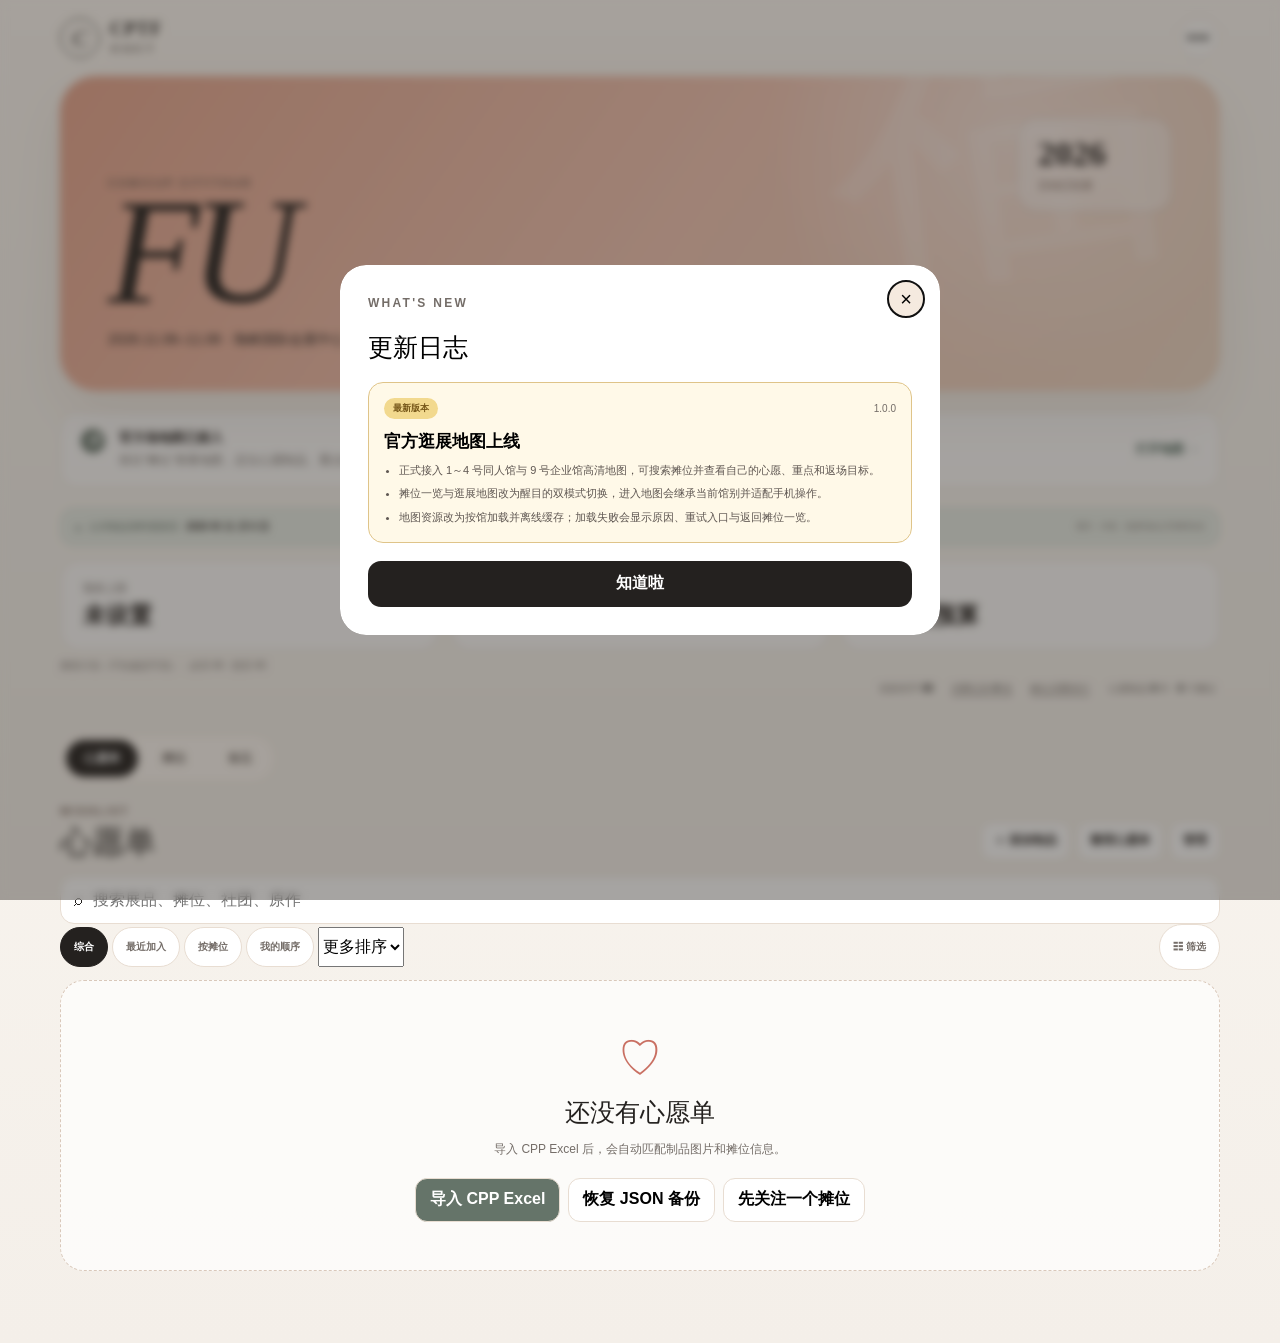
<file: index.html>
<!doctype html>
<html lang="zh-CN">
<head>
  <meta charset="utf-8">
  <meta name="viewport" content="width=device-width, initial-scale=1, viewport-fit=cover">
  <meta name="theme-color" content="#fffaf4">
  <meta name="apple-mobile-web-app-capable" content="yes">
  <meta name="apple-mobile-web-app-status-bar-style" content="default">
  <meta name="apple-mobile-web-app-title" content="CPTF">
  <meta name="description" content="COMICUP CITYTOUR FU 离线购物清单与馆别导航">
  <title>CPTF 购物助手</title>
  <link rel="manifest" href="manifest.webmanifest">
  <link rel="icon" href="icons/icon.svg" type="image/svg+xml">
  <link rel="stylesheet" href="styles.css?v=35">
</head>
<body>
  <div class="demo-banner" id="demoBanner" hidden><strong>演示模式</strong><span>这里的修改不会影响你的正式心愿单。</span><a href="./index.html">退出演示</a></div>
  <div class="app-shell">
    <header class="topbar">
      <a class="brand" href="#top" aria-label="返回顶部">
        <span class="brand-mark">C</span>
        <span><strong>CPTF</strong><small>购物助手</small></span>
      </a>
      <button class="icon-button" id="settingsButton" type="button" aria-label="打开设置">•••</button>
    </header>

    <main id="top">
      <section class="hero" aria-labelledby="eventTitle">
        <div class="hero-copy">
          <p class="eyebrow">COMICUP CITYTOUR</p>
          <h1 id="eventTitle">FU</h1>
          <p class="event-meta">2026.11.06–11.08 · 海峡国际会展中心</p>
        </div>
        <div class="countdown" id="countdown" aria-live="polite"></div>
      </section>

      <button class="notice map-notice" id="mapNotice" type="button">
        <span class="notice-icon">⌖</span>
        <span><strong>官方场地图已接入</strong><small>前往“摊位”查看地图，定位心愿制品、重点摊位和返场目标。</small></span>
        <b>打开地图 →</b>
      </button>
      <div class="catalog-freshness" role="status"><span>↻</span> 公共制品资料更新至 <strong id="catalogUpdatedAt">2026 年 10 月 30 日</strong><small>图片、作者、热度等由公开资料补全</small></div>

      <section class="stats budget-stats" aria-label="预算统计">
        <article><span>预算上限</span><strong id="statBudgetLimit">未设置</strong></article>
        <article class="spent-card"><span>个人已花 <button class="info-dot" id="spentInfo" type="button" aria-label="查看个人已花说明" aria-expanded="false">?</button></span><strong id="statSpent">¥0</strong><div class="info-popover" id="spentPopover" hidden>只统计“记一笔”中已确认属于自己的消费；心愿单价格不会重复算入。</div></article>
        <article id="remainingCard"><span id="remainingLabel">还可花</span><strong id="statRemaining">未设置预算</strong></article>
      </section>
      <div class="budget-progress" id="budgetProgress" hidden><i id="confirmedProgress" class="confirmed"></i><i id="pendingProgress" class="pending"></i></div>
      <div class="budget-pending-alert" id="budgetPendingAlert" hidden></div>
      <div class="plan-summary" id="planSummary"></div>
      <div class="budget-detail"><span>实际经手 <b id="statHandled">¥0</b></span><button id="openExpenses" type="button">消费记录 <b id="statExpenseCount">0</b> 笔</button><button id="openSpendingRank" type="button">摊位消费排行</button><span>心愿制品 <b id="statItems">0</b> 件 · <b id="statBooths">0</b> 个摊位</span></div>

      <nav class="view-tabs" aria-label="主要视图">
        <button class="view-tab active" type="button" data-view="list">心愿单</button>
        <button class="view-tab" type="button" data-view="route">摊位</button>
        <button class="view-tab" type="button" data-view="memo">备忘</button>
      </nav>

      <section class="view" id="routeView">
        <div class="section-heading"><div><p class="eyebrow">BOOTHS</p><h2>按馆查看摊位</h2></div><div class="heading-actions"><button class="primary-entry-action" id="addManualBooth" type="button"><b>＋</b><span>关注摊位</span></button><span id="routeSummary"></span></div></div>
        <div class="hall-grid" id="hallGrid"></div>
        <div class="route-tools"><button id="activityBoothFilter" type="button" aria-pressed="false">只看街道活动摊位</button></div>
        <div class="route-board" id="routeBoard"></div>
      </section>

      <section class="view active" id="listView">
        <div class="section-heading"><div><p class="eyebrow">WISHLIST</p><h2>心愿单</h2></div><div class="wishlist-heading-actions"><button class="text-button" id="addManualItem" type="button">＋ 添加制品</button><button class="text-button" id="openOrganizer" type="button">整理心愿单</button><button class="text-button" id="toggleManage" type="button">管理</button></div></div>
        <button id="organizePrompt" class="organize-prompt" type="button" hidden><strong><span id="unreviewedCount">0</span> 件待整理</strong><span>开始决定购买意向 →</span></button>
        <div class="wishlist-query"><label class="search-box"><span>⌕</span><input id="searchInput" type="search" placeholder="搜索展品、摊位、社团、原作"></label></div>
        <div class="sort-filter-bar"><div class="sort-tabs" id="sortTabs"><button type="button" data-sort="smart">综合</button><button type="button" data-sort="recent">最近加入</button><button type="button" data-sort="route">按摊位</button><button type="button" data-sort="custom">我的顺序</button><select id="sortMore" aria-label="更多排序"><option value="">更多排序</option><option value="heat">按热度</option><option value="name">按名称</option></select></div><button class="filter-toggle" id="filterToggle" type="button">☷ 筛选 <span id="activeFilterCount"></span></button></div>
        <div class="active-filter-chips" id="activeFilterChips" hidden></div>
        <div class="manage-bar" id="manageBar" hidden><strong>管理心愿单</strong><span id="manageHint">拖动右侧手柄调整顺序，或勾选后删除。</span><button id="selectAllItems" type="button">全选</button><button id="deleteSelected" type="button" disabled>删除所选</button><button id="finishManage" type="button">完成</button></div>
        <div class="first-use" id="firstUse" hidden><div class="first-use-mark">♡</div><h3>还没有心愿单</h3><p>导入 CPP Excel 后，会自动匹配制品图片和摊位信息。</p><div><button id="emptyImportExcel" type="button">导入 CPP Excel</button><button id="emptyRestoreBackup" type="button">恢复 JSON 备份</button><button id="emptyFollowBooth" type="button">先关注一个摊位</button></div></div>
        <div class="product-list" id="productList"></div>
      </section>

      <section class="view" id="organizeView">
        <div class="section-heading"><div><p class="eyebrow">QUICK SORT</p><h2>整理心愿单</h2></div><div class="view-switch"><button class="active" data-organize-view="list" type="button">列表</button><button data-organize-view="large" type="button">漂亮大图</button></div><button class="text-button" id="closeOrganizer" type="button">返回心愿单</button><span id="organizeSummary"></span></div>
        <p class="organize-intro">不用打开详情，直接给每件制品选择购买意向。第一次整理建议从“尚未整理”开始。</p>
        <div class="organize-toolbar">
          <label class="search-box"><span>⌕</span><input id="organizeSearch" type="search" placeholder="搜索制品、摊位或社团"></label>
          <select id="organizeFilter" aria-label="整理状态"><option value="unreviewed">尚未整理</option><option value="all">全部制品</option><option value="must">必买</option><option value="want">想买</option><option value="maybe">纠结</option><option value="freebie">无料</option><option value="browse">只逛逛</option></select>
        </div>
        <div class="bulk-intent"><span>将当前显示的制品统一设为：</span><div id="bulkIntentButtons"></div></div>
        <div class="organize-list" id="organizeList"></div>
      </section>

      <section class="view" id="memoView">
        <div class="section-heading"><div><p class="eyebrow">FIELD NOTES</p><h2>逛展备忘</h2></div><div class="heading-actions"><button class="memo-unassigned-quick" id="memoUnassignedQuick" type="button" hidden></button><button class="primary-entry-action" id="openMemoForm" type="button"><b>＋</b><span>新增备忘</span></button><span id="memoSummary"></span></div></div>
        <div class="memo-layout">
          <form class="memo-form is-collapsed" id="memoForm">
            <div class="memo-form-head"><h3 id="memoFormTitle">记一件想做的事</h3><p>无料、集章、摊宣和临场提醒都可以放进路线。</p><button id="manageMemoTypes" class="memo-type-manage" type="button">管理备忘类型</button></div>
            <div class="memo-form-grid">
              <label><span>类型</span><select id="memoType"><option value="freebie">无料</option><option value="stamp">盖章 / 集章</option><option value="promo">摊宣链接</option><option value="reminder">普通提醒</option></select></label>
              <label><span>摊位号</span><input id="memoBooth" placeholder="例如：肆C03"></label>
              <label class="wide"><span>标题</span><input id="memoTitle" required placeholder="例如：领取无料明信片"></label>
              <label><span>老师 / 社团</span><input id="memoCircle" placeholder="可选"></label>
              <label><span>摊宣平台</span><select id="memoLinkType"><option value="xiaohongshu">小红书</option><option value="weibo">微博</option><option value="other">其他链接</option></select></label>
              <label class="wide"><span>摊宣链接</span><input id="memoLink" type="url" placeholder="https://…（可选）"></label>
              <label class="wide"><span>备注</span><textarea id="memoNote" placeholder="领取条件、口令、时间、限量信息……"></textarea></label>
              <label class="wide"><span>摊宣图片（最多 9 张）</span><input id="memoImageInput" type="file" accept="image/*" multiple><small id="memoImageHint">可以一次选择多张；会压缩后保存在本机</small></label><div class="wide multi-image-editor" id="memoImagePreview"></div>
            </div>
            <button class="memo-submit" id="memoSubmit" type="submit">加入逛展备忘</button><button class="memo-cancel-edit" id="memoCancelEdit" type="button" hidden>取消编辑</button>
          </form>
          <div>
            <div class="memo-filter-row"><div class="memo-filters" id="memoFilters"><button class="active" type="button" data-memo-filter="all">全部</button></div><select id="memoLocationFilter" aria-label="地点关联"><option value="all">全部地点</option><option value="booth">已关联摊位</option><option value="none">无摊位（游客发布等）</option></select><select id="memoStatusFilter"><option value="all">全部状态</option><option value="pending">待完成</option><option value="done">已完成</option></select><select id="memoHallFilter"><option value="all">全部馆别</option><option value="创">创作摊</option><option value="壹">壹馆</option><option value="贰">贰馆</option><option value="叁">叁馆</option><option value="肆">肆馆</option></select></div>
            <div class="memo-list" id="memoList"></div>
          </div>
        </div>
      </section>

    </main>
  </div>

  <dialog id="filterDrawer" class="filter-drawer-dialog"><form method="dialog" class="filter-drawer"><header><div><p class="eyebrow">FILTER</p><h2>筛选条件</h2></div><button value="cancel" aria-label="关闭">×</button></header><div id="filterDrawerContent" class="filter-drawer-content"></div><footer><button id="resetFilters" type="button">重置</button><button id="applyFilters" value="confirm">查看 <span id="filterResultCount">0</span> 件结果</button></footer></form></dialog>

  <div class="field-dock" aria-label="现场快捷操作">
    <button id="quickBoothSearch" type="button"><span>⌕</span>查摊位</button>
    <button id="quickPurchaseOpen" class="primary" type="button"><span>＋</span>记一笔</button>
  </div>
  <button class="view-fab" id="viewFab" type="button" aria-label="切换为双列视图" title="切换视图">▦</button>

  <dialog id="itemDialog">
    <form method="dialog" class="dialog-card">
      <button class="dialog-close" value="cancel" aria-label="关闭">×</button>
      <div id="dialogContent"></div>
    </form>
  </dialog>

  <dialog id="boothDialog">
    <form method="dialog" class="dialog-card booth-mode-card">
      <button class="dialog-close" value="cancel" aria-label="关闭">×</button>
      <div id="boothDialogContent"></div>
    </form>
  </dialog>

  <dialog id="manualBoothDialog"><form id="manualBoothForm" class="dialog-card compact-entry-card"><button class="dialog-close" value="cancel" formmethod="dialog" aria-label="关闭">×</button><p class="eyebrow">FOLLOW BOOTH</p><h2>关注一个摊位</h2><p>只是收进摊位清单，不会自动设为重点。</p><label><span>摊位号</span><input id="manualBoothNumber" required placeholder="例如：肆C03"></label><label><span>社团 / 摊位名称（可选）</span><input id="manualBoothName" placeholder="可以写社团名，或 A老师 / B老师"></label><label class="entry-check"><input id="manualBoothStarred" type="checkbox"><span>同时设为重点摊位</span></label><button class="memo-submit" type="submit">保存并打开摊位</button></form></dialog>

  <dialog id="manualItemDialog"><form id="manualItemForm" class="dialog-card compact-entry-card"><button class="dialog-close" value="cancel" formmethod="dialog" aria-label="关闭">×</button><p class="eyebrow">ADD ITEM</p><h2>手动添加制品</h2><p>填写摊位号后，会自动关联已有的社团或摊位名称；老师可以按制品单独记录。</p><div class="manual-item-grid"><label class="wide"><span>制品名称</span><input id="manualItemName" required placeholder="例如：角色亚克力立牌"></label><label><span>摊位号</span><input id="manualItemBooth" list="manualItemBoothOptions" autocomplete="off" required placeholder="例如：肆C03"><small>会联想当前清单、备忘和关注过的摊位。</small></label><label><span>社团 / 摊位名称</span><input id="manualItemCircle" placeholder="输入摊位号后自动关联"><small id="manualItemCircleHint">也可以手动修改，不会覆盖摊位资料。</small></label><label><span>老师 / 作者（可选）</span><input id="manualItemAuthor" list="manualItemAuthorOptions" autocomplete="off" placeholder="可填写多人"><small>会联想已经录入过的作者名称。</small></label><label><span>原作 / IP（可选）</span><input id="manualItemSource" list="manualItemSourceOptions" autocomplete="off"><small>会联想当前清单已有的 IP 名称。</small></label><label><span>制品类型（可选）</span><input id="manualItemType" list="manualItemTypeOptions" autocomplete="off" placeholder="吧唧、立牌、图集……"><small>优先选择已有类型，避免产生重复分类。</small></label><datalist id="manualItemBoothOptions"></datalist><datalist id="manualItemAuthorOptions"></datalist><datalist id="manualItemSourceOptions"></datalist><datalist id="manualItemTypeOptions"></datalist><label><span>价格（可留空）</span><input id="manualItemPrice" type="number" min="0" step="0.01" inputmode="decimal"></label><label><span>购买意向</span><select id="manualItemIntent"><option value="undecided">待决定</option><option value="must">必买</option><option value="want">想买</option><option value="maybe">纠结</option><option value="freebie">无料</option><option value="browse">只逛逛</option></select></label><label class="wide"><span>制品图片（可选）</span><input id="manualItemImage" type="file" accept="image/*"><small>图片会保存在本机，并随 JSON 或迁移码备份。</small></label></div><button class="memo-submit" type="submit">加入心愿单</button></form></dialog>

  <dialog id="reportDialog">
    <form method="dialog" class="dialog-card">
      <button class="dialog-close" value="cancel" aria-label="关闭">×</button>
      <div id="reportDialogContent"></div>
    </form>
  </dialog>

  <dialog id="settingsDialog">
    <form method="dialog" class="dialog-card settings-card">
      <button class="dialog-close" value="cancel" aria-label="关闭">×</button>
      <p class="eyebrow">SETTINGS</p><h2>设置</h2>
      <label class="setting-row"><span><strong>显示已购买展品</strong><small>关闭后，路线中只保留还没买到的展品</small></span><input id="showPurchased" type="checkbox" checked></label>
      <label class="setting-row budget-setting"><span><strong>总购物预算</strong><small>“只逛逛”的制品不计入计划预算</small></span><input id="budgetLimit" type="number" min="0" step="1" placeholder="不限"></label>
      <label class="setting-row visit-date-setting"><span><strong>我的逛展日</strong><small>只影响个人倒计时，以后可以随时修改</small></span><input id="visitDate" type="date" min="2026-11-06" max="2026-11-08"></label>
      <section class="settings-data app-update-setting"><div><h3>主屏幕版与更新</h3><p id="appModeNote">检查网页程序的新版本，不会删除心愿单、图片或备忘。</p></div><button class="settings-action" id="refreshAppButton" type="button">检查更新并重新载入</button><small id="refreshAppStatus" aria-live="polite"></small></section>
      <section class="catalog-settings"><div><strong>图片自动补全</strong><small>导入 Excel 后会自动运行；缺图时也可以在这里重新匹配或手动导入维护文件。</small></div><button id="refreshCatalogButton" type="button">重新自动匹配</button><a href="sync-helper.html">维护公共资料库</a><label>手动导入 JSON<input id="enrichmentInput" type="file" accept="application/json,.json" hidden></label></section>
      <section class="settings-data"><h3>数据管理</h3><p>个人清单、图片、社媒和备忘优先保存在当前设备。</p><label class="settings-action primary">导入 CPP Excel<input id="excelInput" type="file" accept=".xlsx,.xls" hidden></label><button class="settings-action" id="exportButton" type="button">导出完整备份</button><label class="settings-action">恢复 JSON 备份<input id="backupInput" type="file" accept="application/json,.json" hidden></label></section>
      <section class="settings-data changelog-setting"><div><h3>更新日志</h3><p>看看最近新增了什么，以及使用方式有哪些变化。</p></div><button class="settings-action" id="openChangelog" type="button">查看更新日志 <span id="currentReleaseLabel"></span></button></section>
      <section class="transfer-settings"><div><h3>跨设备迁移</h3><p>生成 72 小时有效的加密迁移码，在手机或另一台电脑恢复完整存档。</p><p class="transfer-network-note">如果生成或恢复失败，可能需要调整网络环境；不方便使用相关网络工具时，建议改用上方的 JSON 备份迁移。</p></div><button id="createTransferButton" type="button">生成迁移码</button><div class="transfer-code-box" id="transferCodeBox" hidden><span>迁移码</span><strong id="transferCode"></strong><button id="copyTransferCode" type="button">复制</button><small>请像保管密码一样保管它。恢复完成后会尝试删除云端临时副本。</small></div><div class="transfer-restore"><input id="transferCodeInput" autocomplete="off" autocapitalize="characters" spellcheck="false" maxlength="19" placeholder="输入迁移码 XXXX-XXXX-XXXX-XXXX"><button id="restoreTransferButton" type="button">从迁移码恢复</button></div><p class="transfer-status" id="transferStatus" aria-live="polite"></p></section>
      <button class="danger-button" id="resetDataButton" type="button">恢复初始 CPTF 清单</button>
      <p class="credits">基于 <a href="https://github.com/Riiiiiii/cpg08-shopping-assistant" target="_blank" rel="noopener">cpg08-shopping-assistant</a> 改造。所有个人清单数据保存在本机。</p>
    </form>
  </dialog>

  <dialog id="changelogDialog">
    <form method="dialog" class="dialog-card changelog-card">
      <button class="dialog-close" value="cancel" aria-label="关闭">×</button>
      <p class="eyebrow">WHAT'S NEW</p><h2>更新日志</h2>
      <div id="changelogContent" class="changelog-content"></div>
      <button class="changelog-acknowledge" value="confirm">知道啦</button>
    </form>
  </dialog>

  <dialog id="memoTypesDialog"><form method="dialog" class="dialog-card"><button class="dialog-close" value="cancel" aria-label="关闭">×</button><p class="eyebrow">MEMO TYPES</p><h2>管理备忘类型</h2><div id="memoTypesList" class="memo-types-list"></div><div class="memo-type-add"><input id="newMemoTypeName" maxlength="12" placeholder="新类型名称"><button id="addMemoType" type="button">新增</button></div></form></dialog>

  <dialog id="cropDialog"><form method="dialog" class="dialog-card crop-card"><button class="dialog-close" value="cancel" aria-label="关闭">×</button><p class="eyebrow">IMAGE</p><h2>使用整图或自由截取</h2><p>长图可以直接保留；需要突出局部时再拖动裁剪框。</p><canvas id="cropCanvas" width="720" height="480"></canvas><div class="crop-presets"><button type="button" data-crop-ratio="free" class="active">自由</button><button type="button" data-crop-ratio="1">方形</button><button type="button" data-crop-ratio="1.5">横图</button><button type="button" data-crop-ratio="0.75">竖图</button></div><div class="crop-actions"><button id="keepWholeImage" type="button">保留整张图片</button><button id="applyCrop" class="memo-submit" type="button">使用这个截取</button></div></form></dialog>
  <dialog id="imageViewerDialog" class="image-viewer-dialog"><form method="dialog"><button class="dialog-close" value="cancel" aria-label="关闭">×</button><div class="image-stage" id="imageViewerStage"><img id="imageViewerImage" alt="查看大图"></div><div class="image-viewer-nav"><button id="imageViewerPrev" type="button">‹ 上一张</button><span id="imageViewerCount"></span><button id="imageViewerNext" type="button">下一张 ›</button></div><div class="image-zoom-controls"><button id="imageZoomOut" type="button">－</button><input id="imageZoomRange" type="range" min="50" max="400" value="100"><button id="imageZoomIn" type="button">＋</button><button id="imageZoomReset" type="button">适应屏幕</button></div></form></dialog>

  <dialog id="boothSearchDialog"><form method="dialog" class="dialog-card field-dialog"><button class="dialog-close" value="cancel" aria-label="关闭">×</button><p class="eyebrow">QUICK FIND</p><h2>快速查摊位</h2><label class="search-box field-search"><span>⌕</span><input id="boothSearchInput" type="search" autocomplete="off" placeholder="输入 C13、老师、IP 或制品名"></label><div id="boothSearchResults" class="booth-search-results"></div></form></dialog>

  <dialog id="quickPurchaseDialog"><form id="quickPurchaseForm" class="dialog-card field-dialog expense-form"><button class="dialog-close" id="quickPurchaseClose" type="button" aria-label="关闭">×</button><p class="eyebrow">QUICK PURCHASE</p><h2 id="quickPurchaseTitle">现场记一笔</h2><p>整笔只记录一次实际付款；可以顺手勾选这次买到的心愿制品。</p><div class="quick-purchase-grid"><label class="booth-input-wrap"><span>摊位号</span><input id="quickPurchaseBooth" required placeholder="输入馆别或编号即可联想" autocomplete="off"><div class="booth-suggestions" id="quickBoothSuggestions" hidden></div></label><label><span>本次实际付款</span><input id="quickPurchaseAmount" required type="number" min="0" step="0.01" inputmode="decimal" placeholder="¥"></label><div class="wide linked-purchase-box" id="linkedPurchaseBox" hidden><strong>本次买到的心愿制品</strong><small>只勾选实际买到的；名称与当前购买状态会分开显示。</small><div id="linkedPurchaseItems"></div></div><label class="wide"><span>购买内容与备注（选填）</span><textarea id="quickPurchaseName" placeholder="自己：猫猫本 ×1&#10;小A：吧唧，单价 ¥25"></textarea></label><label class="wide proxy-toggle"><input id="quickPurchaseProxy" type="checkbox"><span>本次消费包含帮朋友代购</span></label><label class="wide proxy-amount" id="proxyAmountRow" hidden><span>其中代购总金额（选填，可稍后补）</span><input id="quickPurchaseProxyAmount" type="number" min="0" step="0.01" inputmode="decimal" placeholder="来不及算就留空"></label><div class="wide quick-photo"><span>照片（可选）</span><div class="quick-photo-actions"><label>直接拍照<input id="quickPurchaseCamera" type="file" accept="image/*" capture="environment" hidden></label><label>选择照片 / 文件<input id="quickPurchasePhoto" type="file" accept="image/*" hidden></label></div><small id="quickPurchasePhotoHint">尚未选择照片</small></div></div><button class="quick-save" type="submit">保存这笔消费</button></form></dialog>

  <dialog id="expensesDialog"><form method="dialog" class="dialog-card expenses-card"><button class="dialog-close" value="cancel" aria-label="关闭">×</button><p class="eyebrow">EXPENSES</p><h2 id="expensesDialogTitle">消费记录</h2><div id="expensesDialogContent"></div></form></dialog>
  <dialog id="cardMenuDialog"><form method="dialog" class="dialog-card card-menu-card"><button class="dialog-close" value="cancel" aria-label="关闭">×</button><h2 id="cardMenuTitle">管理制品</h2><button id="cardMenuStar" type="button"></button><button id="cardMenuDelete" class="danger" type="button">删除制品</button></form></dialog>
  <dialog id="statusDialog"><form method="dialog" class="dialog-card intent-dialog-card"><button class="dialog-close" value="cancel" aria-label="关闭">×</button><p class="eyebrow">PURCHASE STATUS</p><h2>选择购买状态</h2><p id="statusDialogName"></p><div id="statusDialogChoices" class="intent-dialog-choices"></div></form></dialog>

  <dialog id="intentDialog"><form method="dialog" class="dialog-card intent-dialog-card"><button class="dialog-close" value="cancel" aria-label="关闭">×</button><p class="eyebrow">PURCHASE INTENT</p><h2>选择购买意向</h2><p id="intentDialogName"></p><div id="intentDialogChoices" class="intent-dialog-choices"></div></form></dialog>

  <div class="restore-undo" id="restoreUndoBar" hidden><span>已恢复备份，恢复前的数据已临时保留。</span><button id="undoRestore" type="button">撤销恢复</button><button id="dismissRestoreUndo" type="button" aria-label="关闭">×</button></div>
  <div class="global-action" id="globalAction" hidden><span id="globalActionText"></span><button id="globalActionButton" type="button"></button><button id="globalActionDismiss" type="button" aria-label="关闭">×</button></div>
  <div class="storage-loading" id="storageLoading" role="status" aria-live="polite"><div><span class="storage-loading-mark">C</span><strong>正在载入完整资料</strong><small>正在恢复图片与本机存档，请稍候……</small></div></div>

  <div class="toast" id="toast" role="status" aria-live="polite"></div>
  <script src="app.js?v=39"></script>
  <script src="visitor-map.js?v=3"></script>
</body>
</html>
</file>
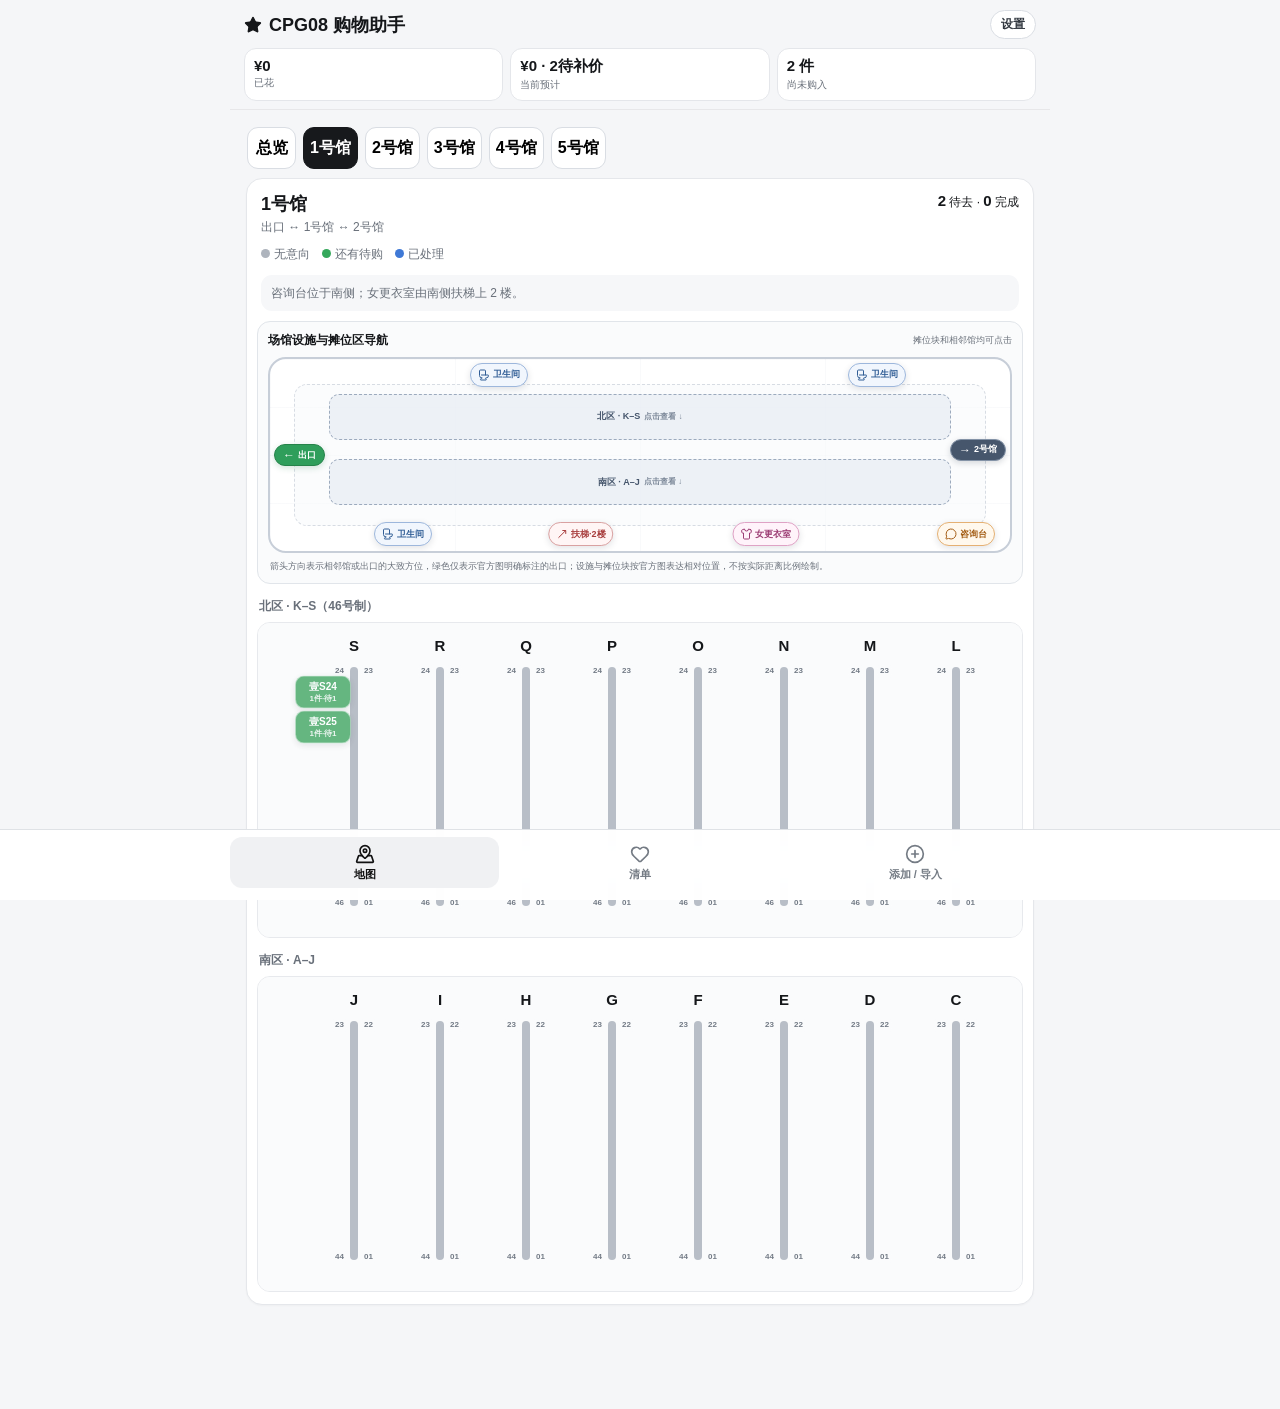
<file: index_ios.html>
<!doctype html>
<html lang="zh-CN">
<head>
<meta charset="utf-8" />
<meta name="viewport" content="width=device-width,initial-scale=1,viewport-fit=cover,user-scalable=yes" />
<meta name="theme-color" content="#f7f8fa" />
<meta name="description" content="CPG08 漫展 Wishlist、场馆地图与离线购物助手" />
<meta name="apple-mobile-web-app-capable" content="yes" />
<meta name="apple-mobile-web-app-status-bar-style" content="default" />
<meta name="apple-mobile-web-app-title" content="CPG08 购物助手" />
<meta name="format-detection" content="telephone=no" />
<link rel="manifest" href="./manifest.webmanifest" />
<link rel="apple-touch-icon" sizes="180x180" href="./icons/apple-touch-icon.png" />
<link rel="icon" type="image/png" sizes="192x192" href="./icons/icon-192.png" />
<title>CPG08 购物助手</title>
<style>
:root{
  --bg:#f5f6f8;--card:#fff;--text:#15171a;--muted:#69707a;--line:#d9dde3;
  --pending:#35a85b;--done:#3f79d6;--sold:#8c9199;--danger:#c84949;--accent:#222;
  --safe-top:max(0px,env(safe-area-inset-top));--safe-bottom:max(12px,env(safe-area-inset-bottom));--marker-opacity:.8;
}
*{box-sizing:border-box} html,body{margin:0;background:var(--bg);color:var(--text);font-family:-apple-system,BlinkMacSystemFont,"Segoe UI","PingFang SC","Hiragino Sans GB","Microsoft YaHei",sans-serif}
.lucide-sprite{position:absolute;width:0;height:0;overflow:hidden}.lucide-icon{display:inline-block;width:1em;height:1em;fill:none;stroke:currentColor;stroke-width:2;stroke-linecap:round;stroke-linejoin:round;vertical-align:-.14em;pointer-events:none}
button,input,select,textarea{font:inherit} button{cursor:pointer}
.app{max-width:820px;margin:0 auto;min-height:100vh;padding-bottom:calc(76px + var(--safe-bottom))}
.topbar{position:sticky;top:0;z-index:30;background:rgba(245,246,248,.94);backdrop-filter:blur(16px);padding:calc(10px + var(--safe-top)) 14px 8px;border-bottom:1px solid rgba(0,0,0,.06)}
.topline{display:flex;align-items:center;justify-content:space-between;gap:10px}.title{display:inline-flex;align-items:center;gap:7px;font-weight:800;font-size:18px}.title-star{width:18px;height:18px;fill:currentColor;stroke-width:1.7}.badge{font-size:12px;font-weight:750;color:#343a42;border:1px solid var(--line);border-radius:999px;padding:5px 10px;background:#fff}.badge:hover,.badge:focus-visible,.badge:active{border-color:#9ca7b5;background:#f4f6f8;outline:0}
.stats{display:grid;grid-template-columns:repeat(3,1fr);gap:7px;margin-top:9px}.stat{background:#fff;border:1px solid #e4e6ea;border-radius:12px;padding:8px 9px;min-width:0}.stat b{display:block;font-size:15px;white-space:nowrap;overflow:hidden;text-overflow:ellipsis}.stat span{display:block;font-size:10px;color:var(--muted);margin-top:2px}
.content{padding:12px 12px 20px}.view{display:none}.view.active{display:block}
.card{background:var(--card);border:1px solid #e5e7eb;border-radius:16px;box-shadow:0 1px 2px rgba(0,0,0,.03)}
.hall-tabs{display:flex;gap:7px;overflow:auto;padding:1px 1px 9px;scrollbar-width:none}.hall-tabs::-webkit-scrollbar{display:none}.hall-tab{flex:0 0 auto;border:1px solid var(--line);background:#fff;border-radius:11px;min-width:49px;height:42px;font-weight:700}.hall-tab.active{background:#17191c;color:#fff;border-color:#17191c}
.hall-head{padding:13px 14px 10px;display:flex;align-items:flex-start;justify-content:space-between;gap:10px}.hall-head h2{font-size:18px;margin:0 0 3px}.sub{font-size:12px;color:var(--muted);line-height:1.45}.hall-progress{font-size:12px;text-align:right;white-space:nowrap}.hall-progress strong{font-size:15px}
.legend{display:flex;gap:12px;flex-wrap:wrap;padding:0 14px 12px;font-size:12px;color:var(--muted)}.dot{display:inline-block;width:9px;height:9px;border-radius:50%;margin-right:4px}.dot.pending{background:var(--pending)}.dot.done{background:var(--done)}.dot.gray{background:#aeb4bd}
.map-note{margin:0 14px 10px;padding:9px 10px;border-radius:11px;background:#f6f7f9;color:var(--muted);font-size:12px}
.aisle-end-label{position:absolute;z-index:2;padding:1px 3px;border-radius:4px;background:rgba(250,251,252,.94);color:#737b86;font-size:8px;font-weight:750;line-height:1.35;white-space:nowrap;pointer-events:none}.aisle-end-label.left{right:calc(50% + 7px)}.aisle-end-label.right{left:calc(50% + 7px)}.aisle-end-label.head{top:28px}.aisle-end-label.tail{bottom:14px}
.block-wrap{padding:0 10px 12px}.block-title{font-size:12px;color:var(--muted);font-weight:700;padding:2px 2px 7px}.block-scroll{overflow-x:auto;overscroll-behavior-x:contain;border:1px solid #e7e9ed;border-radius:13px;background:#fafbfc}.aisles{display:flex;gap:10px;min-height:314px;padding:14px 58px 12px;width:max-content}.aisle{width:62px;height:286px;position:relative;flex:0 0 62px}.aisle-letter{position:absolute;top:0;left:0;right:0;text-align:center;font-weight:800;font-size:15px}.aisle-line{position:absolute;top:30px;bottom:17px;left:50%;width:8px;transform:translateX(-50%);background:#b8bec7;border-radius:8px}.aisle-side-label{position:absolute;top:31px;font-size:8px;color:#9298a1;writing-mode:vertical-rl}.aisle-side-label.left{left:15px}.aisle-side-label.right{right:13px}.map-marker{position:absolute;z-index:5;border:0;border-radius:9px;padding:4px 6px;min-width:48px;max-width:72px;font-size:10px;font-weight:800;line-height:1.1;box-shadow:0 2px 8px rgba(0,0,0,.16);color:#fff;transform:translateY(-50%)}.map-marker.side-left{right:34px}.map-marker.side-right{left:34px}.map-marker.pending{background:var(--pending)}.map-marker.done{background:var(--done)}.map-marker small{display:block;font-weight:600;opacity:.88;font-size:8px;margin-top:2px}.marker-range{outline:2px solid rgba(255,255,255,.6)}
.special-zone{margin:0 10px 12px;border:1px solid #e7e9ed;border-radius:13px;background:#fafbfc;padding:12px}.special-head{display:flex;justify-content:space-between;align-items:center;margin-bottom:9px}.special-head b{font-size:13px}.special-grid{display:grid;grid-template-columns:repeat(3,minmax(0,1fr));gap:8px}.special-booth{border:0;border-radius:10px;padding:9px 5px;color:#fff;font-weight:800;font-size:11px}.special-booth.pending{background:var(--pending)}.special-booth.done{background:var(--done)}.special-placeholder{border:1px dashed #cbd0d7;border-radius:10px;padding:9px 5px;color:#9aa0a8;text-align:center;font-size:11px}
.empty-hall{margin:0 10px 12px;padding:13px;border:1px dashed #ccd1d8;border-radius:12px;text-align:center;font-size:12px;color:var(--muted)}
.toolbar{display:flex;gap:8px;margin-bottom:10px}.search{flex:1;min-width:0;height:43px;border:1px solid var(--line);border-radius:12px;padding:0 12px;background:#fff}.filter{height:43px;border:1px solid var(--line);border-radius:12px;background:#fff;padding:0 8px}
.booth-list{display:grid;gap:10px}.booth-card{padding:0;overflow:hidden}.booth-card-head{display:flex;align-items:center;justify-content:space-between;gap:10px;padding:12px 13px;border-bottom:1px solid #edf0f3}.booth-id{display:flex;align-items:center;gap:8px;font-weight:850}.status-pill{width:10px;height:10px;border-radius:50%;flex:none}.status-pill.pending{background:var(--pending)}.status-pill.done{background:var(--done)}.booth-meta{font-size:11px;color:var(--muted);text-align:right}.item-row{display:grid;grid-template-columns:1fr auto;gap:8px;padding:11px 13px;border-bottom:1px solid #f0f1f3}.item-row:last-child{border-bottom:0}.item-name{font-size:13px;font-weight:650;line-height:1.35}.item-detail{font-size:11px;color:var(--muted);margin-top:4px;white-space:nowrap;overflow:hidden;text-overflow:ellipsis}.item-actions{display:flex;align-items:center;gap:6px}.price-mini{width:69px;height:34px;border:1px solid var(--line);border-radius:9px;padding:0 6px;text-align:right;font-size:12px}.status-mini{height:34px;border:0;border-radius:9px;padding:0 9px;font-size:11px;font-weight:700}.status-mini.pending{background:#e8f6ed;color:#237b40}.status-mini.purchased{background:#e7effd;color:#2d62ae}.status-mini.soldout{background:#eeeeef;color:#666}
.section-title{font-size:13px;font-weight:800;margin:4px 2px 8px}.form-card{padding:14px;margin-bottom:11px}.field{margin-bottom:11px}.field:last-child{margin-bottom:0}.field label{display:block;font-size:11px;color:var(--muted);font-weight:700;margin:0 0 5px}.field input,.field select,.field textarea{width:100%;border:1px solid var(--line);border-radius:11px;background:#fff;padding:10px 11px;min-height:42px}.field textarea{min-height:70px;resize:vertical}.row2{display:grid;grid-template-columns:1fr 1fr;gap:9px}.primary,.secondary,.danger{width:100%;min-height:44px;border-radius:11px;font-weight:800}.primary{border:0;background:#17191c;color:#fff}.secondary{border:1px solid var(--line);background:#fff;color:#222}.danger{border:1px solid #e4b6b6;background:#fff6f6;color:#ad3d3d}.filebox{border:1.5px dashed #bdc3cc;border-radius:13px;padding:14px;text-align:center}.filebox input{width:100%;margin-top:8px}.tip{font-size:11px;color:var(--muted);line-height:1.55;margin-top:8px}
.bottomnav{position:fixed;bottom:0;left:0;right:0;z-index:40;background:rgba(255,255,255,.96);backdrop-filter:blur(16px);border-top:1px solid #dfe2e6;padding:7px 10px var(--safe-bottom)}.nav-inner{max-width:820px;margin:auto;display:grid;grid-template-columns:repeat(3,1fr);gap:6px}.nav-btn{height:51px;border:0;background:transparent;border-radius:12px;color:#747b84;font-weight:700;font-size:11px}.nav-btn .nav-icon{display:block;height:20px;line-height:20px;margin-bottom:3px}.nav-btn .lucide-icon{width:20px;height:20px}.nav-btn.active{background:#f0f1f3;color:#111}
.sheet-backdrop{display:none;position:fixed;inset:0;z-index:80;background:rgba(0,0,0,.35);align-items:flex-end}.sheet-backdrop.open{display:flex}.sheet{width:100%;max-width:820px;margin:0 auto;background:#fff;border-radius:20px 20px 0 0;max-height:84vh;overflow:auto;padding:8px 14px calc(18px + var(--safe-bottom));box-shadow:0 -10px 40px rgba(0,0,0,.16)}.grab{width:42px;height:4px;background:#d5d8dc;border-radius:4px;margin:2px auto 12px}.sheet-head{display:flex;justify-content:space-between;gap:12px;align-items:flex-start;margin-bottom:10px}.sheet-head h3{margin:0;font-size:19px}.close{width:38px;height:38px;border:0;border-radius:50%;background:#f0f1f3;font-size:20px}.sheet-summary{font-size:12px;color:var(--muted);margin-top:3px}.sheet-item{padding:11px 0;border-top:1px solid #edf0f3}.sheet-name-row{display:flex;align-items:center;gap:5px;min-height:38px;margin-bottom:7px}.sheet-name-display{flex:1;min-width:0;font-weight:750;font-size:13px;overflow-wrap:anywhere}.sheet-name-edit{display:inline-flex;align-items:center;justify-content:center;flex:none;width:30px;height:30px;border:0;border-radius:8px;background:transparent;color:#68717c}.sheet-name-edit:hover,.sheet-name-edit:focus-visible{background:#f0f1f3;color:#222;outline:none}.sheet-name-edit .lucide-icon{width:14px;height:14px}.sheet-name-input{display:none;width:100%;min-height:38px;border:1px solid var(--line);border-radius:10px;background:#fff;padding:8px 9px;font-size:13px;font-weight:750;color:var(--text)}.sheet-name-row.editing .sheet-name-display,.sheet-name-row.editing .sheet-name-edit{display:none}.sheet-name-row.editing .sheet-name-input{display:block}.sheet-name-input:focus{border-color:#7d93af;outline:2px solid rgba(63,121,214,.14);outline-offset:1px}.status-actions{display:grid;grid-template-columns:repeat(3,1fr);gap:6px}.status-btn{min-height:38px;border:1px solid #dfe2e6;border-radius:10px;background:#fff;font-size:11px;font-weight:750}.status-btn.active.pending{background:#e6f5eb;border-color:#91c9a4;color:#22773e}.status-btn.active.purchased{background:#e6eefc;border-color:#9ab4e2;color:#2e60a8}.status-btn.active.soldout{background:#eceeef;border-color:#c5c8cc;color:#5f646a}.sheet-price{display:flex;gap:7px;margin-top:7px}.sheet-price input{flex:1;min-width:0;height:38px;border:1px solid var(--line);border-radius:10px;padding:0 9px}.sheet-price input.qty{max-width:72px}.sheet-footer{display:grid;grid-template-columns:1fr 1fr;gap:8px;margin-top:10px}
.settings-backdrop{display:none;position:fixed;inset:0;z-index:90;background:rgba(0,0,0,.35);align-items:flex-end}.settings-backdrop.open{display:flex}.settings-panel{width:100%;max-width:820px;max-height:84vh;overflow:auto;margin:0 auto;background:#fff;border-radius:20px 20px 0 0;padding:10px 16px calc(18px + var(--safe-bottom));box-shadow:0 -10px 40px rgba(0,0,0,.18)}.settings-head{display:flex;align-items:flex-start;justify-content:space-between;gap:12px;margin:2px 0 16px}.settings-head h3{margin:0;font-size:19px}.settings-head p{margin:4px 0 0;color:var(--muted);font-size:11px}.settings-control{display:block;padding:13px;border:1px solid #e1e5ea;border-radius:13px;background:#fafbfc}.settings-control-title{display:flex;align-items:center;justify-content:space-between;gap:12px;margin-bottom:10px}.settings-control-title b{font-size:13px}.settings-control-title output{font-size:14px;font-weight:850;color:#315f95}.settings-control input{display:block;width:100%;height:30px;accent-color:#4f76a8}.settings-control small{display:block;margin-top:7px;color:var(--muted);font-size:10px;line-height:1.45}.settings-trash{margin-top:12px;padding:13px;border:1px solid #e1e5ea;border-radius:13px;background:#fafbfc}.settings-trash-head{display:flex;align-items:flex-start;justify-content:space-between;gap:12px}.settings-trash-head b{display:block;font-size:13px}.settings-trash-head span{display:inline-block;margin-left:5px;color:#9b4b4b;font-size:11px}.settings-trash-head small{color:var(--muted);font-size:10px;text-align:right;line-height:1.35}.trash-empty{padding:14px 4px 2px;color:var(--muted);font-size:11px;text-align:center}.trash-list{display:grid;gap:8px;margin-top:11px}.trash-item{display:grid;grid-template-columns:minmax(0,1fr) auto;gap:9px;align-items:center;padding:9px;border:1px solid #e4e6ea;border-radius:10px;background:#fff}.trash-copy{min-width:0}.trash-copy b,.trash-copy span{display:block;white-space:nowrap;overflow:hidden;text-overflow:ellipsis}.trash-copy b{font-size:12px}.trash-copy span{margin-top:3px;color:var(--muted);font-size:10px}.trash-actions{display:flex;gap:5px}.trash-actions button{min-height:32px;border-radius:8px;padding:0 8px;font-size:10px;font-weight:800}.trash-restore{border:1px solid #b8c9bd;background:#f2faf4;color:#277040}.trash-delete{border:1px solid #dfb4b4;background:#fff5f5;color:#a33b3b}.settings-done{margin-top:14px}
.swipe-item{position:relative;overflow:hidden;background:#b93f3f}.swipe-trash{position:absolute;z-index:0;top:0;right:0;bottom:0;width:112px;display:flex;align-items:center;justify-content:center;gap:5px;background:#b93f3f;color:#fff;font-size:11px;font-weight:850}.swipe-trash .lucide-icon{width:15px;height:15px}.swipe-item .item-row{position:relative;z-index:1;background:#fff;touch-action:pan-y;transition:transform .16s ease;will-change:transform}.swipe-item .item-row.swiping{transition:none}
.settings-credits,.settings-author{margin-top:12px;padding:13px;border:1px solid #e1e5ea;border-radius:13px;background:#fafbfc}.settings-credits>b,.settings-author>b{display:block;margin-bottom:7px;font-size:13px}.settings-credits p,.settings-author p{margin:4px 0;color:var(--muted);font-size:11px;line-height:1.5}.settings-credits a,.settings-author a{color:#315f95;font-weight:750;text-decoration:none;border-bottom:1px solid rgba(49,95,149,.35)}.settings-credits a:hover,.settings-credits a:focus-visible,.settings-author a:hover,.settings-author a:focus-visible{color:#1f4f86;border-bottom-color:currentColor;outline:0}
.settings-pwa{margin-top:12px;padding:13px;border:1px solid #cfd9e7;border-radius:13px;background:#f5f8fc}.settings-pwa-head{display:flex;align-items:center;justify-content:space-between;gap:10px}.settings-pwa-head b{font-size:13px}.pwa-status{flex:none;border-radius:999px;background:#e4e9f0;color:#526071;padding:4px 8px;font-size:10px;font-weight:850}.pwa-status.ready{background:#e4f4e9;color:#247440}.pwa-status.offline{background:#e7eefb;color:#315f95}.pwa-status.warning{background:#fff0dc;color:#985b1c}.settings-pwa p{margin:8px 0 0;color:var(--muted);font-size:10px;line-height:1.55}.settings-pwa ol{margin:8px 0 0;padding-left:18px;color:#3f4852;font-size:10px;line-height:1.65}
.license-details{margin-top:8px;border-top:1px solid #e1e5ea;padding-top:8px}.license-details summary{cursor:pointer;color:#315f95;font-size:11px;font-weight:750}.license-copy{margin-top:8px;padding:10px;border-radius:10px;background:#fff;color:#5c6570;font-size:9px;line-height:1.45}.license-copy b{display:block;margin:7px 0 3px;color:#3f4852;font-size:10px}.license-copy b:first-child{margin-top:0}.license-copy p{margin:0 0 6px;white-space:pre-wrap}
.toast{position:fixed;z-index:120;left:50%;bottom:calc(86px + var(--safe-bottom));transform:translateX(-50%) translateY(20px);background:#1d1f22;color:#fff;border-radius:999px;padding:9px 13px;font-size:12px;opacity:0;pointer-events:none;transition:.22s;white-space:nowrap;max-width:90vw;overflow:hidden;text-overflow:ellipsis}.toast.show{opacity:1;transform:translateX(-50%) translateY(0)}

/* V2：更紧凑、更轻的地图信息层 */
.map-note{line-height:1.5}
.facility-locator{margin:0 10px 12px;padding:10px;border:1px solid #e1e5ea;border-radius:13px;background:#fafbfc}.facility-locator-head{display:flex;align-items:center;justify-content:space-between;gap:10px;margin-bottom:8px}.facility-locator-head b{font-size:12px}.facility-locator-head span{font-size:9px;color:var(--muted)}.facility-map{position:relative;height:196px;border:2px solid #c7ced8;border-radius:18px;background:linear-gradient(rgba(148,163,184,.055) 1px,transparent 1px),linear-gradient(90deg,rgba(148,163,184,.055) 1px,transparent 1px),#fff;background-size:25% 25%;overflow:hidden}.facility-map::before{content:"";position:absolute;inset:25px 24px;border:1px dashed #d7dce3;border-radius:13px;background:rgba(248,250,252,.55)}.facility-direction{position:absolute;z-index:1;font-size:8px;font-weight:850;color:#9aa2ad;line-height:1}.facility-direction.north{top:6px;left:50%;transform:translateX(-50%)}.facility-direction.south{bottom:6px;left:50%;transform:translateX(-50%)}.facility-pin{position:absolute;z-index:3;display:inline-flex;align-items:center;gap:3px;transform:translate(-50%,-50%);border:1px solid #aeb9c8;border-radius:999px;background:rgba(255,255,255,.97);padding:5px 7px;color:#334155;font-size:9px;font-weight:850;line-height:1;white-space:nowrap;box-shadow:0 2px 7px rgba(15,23,42,.12)}.facility-pin.edge-left{transform:translate(0,-50%)}.facility-pin.edge-right{transform:translate(-100%,-50%)}.facility-pin.toilet{border-color:#9db7dc;background:#f1f6fd;color:#315e96}.facility-pin.consult{border-color:#e5b072;background:#fff8ed;color:#a45e17}.facility-pin.changing{border-color:#dfa2c5;background:#fff3fa;color:#9c3d74}.facility-pin.locker{border-color:#99b8de;background:#f2f7fd;color:#315f95}.facility-pin.escalator{border-color:#d9a1a1;background:#fff5f5;color:#a83e3e}.facility-locator-note{margin:7px 2px 0;font-size:9px;color:var(--muted);line-height:1.45}
.facility-pin{pointer-events:none}.facility-zone{position:absolute;z-index:2;display:flex;align-items:center;justify-content:center;gap:4px;border:1.5px dashed #9caabd;border-radius:10px;background:rgba(230,236,243,.66);color:#46566c;padding:5px;text-align:center;font-size:9px;font-weight:850;line-height:1.25}.facility-zone small{font-size:8px;font-weight:700;opacity:.68}.facility-zone:hover,.facility-zone:focus-visible,.facility-zone:active{border-style:solid;border-color:#5e789b;background:rgba(217,228,241,.92);outline:0}.facility-zone.side{flex-direction:column}.facility-zone.side span{writing-mode:vertical-rl}.facility-zone.side small{display:none}.facility-zone.creator{border-color:#d9a16e;background:rgba(255,239,225,.76);color:#9b571e}.facility-zone.enterprise{border-color:#8eaebe;background:rgba(230,241,246,.8);color:#3e687b}.map-target-section{scroll-margin-top:122px;border-radius:13px}.map-section-focus{animation:map-section-focus 1.25s ease}@keyframes map-section-focus{0%,100%{box-shadow:none}22%,62%{box-shadow:0 0 0 4px rgba(63,121,214,.22),0 7px 18px rgba(63,121,214,.12)}}
.facility-neighbor{position:absolute;z-index:6;display:inline-flex;align-items:center;gap:3px;border:1px solid #8493a7;border-radius:999px;background:#46566c;color:#fff;padding:4px 8px;font-size:9px;font-weight:850;line-height:1;white-space:nowrap;box-shadow:0 2px 6px rgba(15,23,42,.16)}.facility-neighbor .route-arrow{display:inline-block;font-size:12px;line-height:1;writing-mode:horizontal-tb;text-orientation:mixed}.facility-neighbor:hover,.facility-neighbor:focus-visible,.facility-neighbor:active{background:#27364a;outline:2px solid rgba(70,86,108,.22);outline-offset:2px}.facility-neighbor.top{top:4px;transform:translateX(-50%)}.facility-neighbor.bottom{bottom:4px;transform:translateX(-50%)}.facility-neighbor.left{left:4px;transform:translateY(-50%)}.facility-neighbor.right{right:4px;transform:translateY(-50%)}
.facility-neighbor.exit{border-color:#26834a;background:#2f9e5b;box-shadow:0 2px 6px rgba(31,122,68,.2)}
.aisle-line{width:8px;background:#b8bec7;box-shadow:none}
.map-marker{min-width:56px;max-width:78px;padding:4px 6px;border:1px solid rgba(255,255,255,.52);box-shadow:0 2px 7px rgba(15,23,42,.12);transition:opacity .15s,transform .15s,box-shadow .15s;opacity:var(--marker-opacity)}.map-marker.pending{background:rgba(44,156,81,.9)}.map-marker.done{background:rgba(63,121,214,.84)}.map-marker:hover,.map-marker:focus-visible,.map-marker:active{z-index:20;opacity:1;transform:translateY(-50%) scale(1.04);box-shadow:0 4px 12px rgba(15,23,42,.22)}.map-marker-title{display:block;white-space:nowrap;overflow:hidden;text-overflow:ellipsis}.map-marker small{white-space:nowrap;margin-top:3px}.marker-range{outline:2px solid rgba(255,255,255,.7)}.matrix-booth,.special-booth{opacity:var(--marker-opacity);transition:opacity .15s}.matrix-booth:hover,.matrix-booth:focus-visible,.matrix-booth:active,.special-booth:hover,.special-booth:focus-visible,.special-booth:active{opacity:1}
.special-booth-title{display:block;white-space:nowrap;overflow:hidden;text-overflow:ellipsis}.special-booth small{display:block;margin-top:3px;font-size:9px;opacity:.9}
.matrix-zone{padding:12px 10px}.matrix-scroll{overflow-x:auto;overscroll-behavior-x:contain;border:1px solid #e1e5ea;border-radius:12px;background:#fff}.matrix-map{display:grid;grid-template-columns:repeat(12,42px);grid-auto-rows:64px;gap:7px;width:max-content;min-width:100%;padding:12px}.matrix-slot{position:relative;display:flex;flex-direction:column;justify-content:center;align-items:center;gap:4px;min-width:0;border:1px dashed #c9cfd7;border-radius:9px;background:#f5f6f8;color:#8b929b;text-align:center;padding:4px}.matrix-slot.has-wishlist{border-style:solid;border-color:#94c8a4;background:#eff8f2}.matrix-slot-label{font-size:9px;font-weight:750;line-height:1.25}.matrix-booth{width:100%;border:0;border-radius:7px;padding:5px 4px;color:#fff;font-size:10px;font-weight:850;line-height:1.1}.matrix-booth.pending{background:var(--pending)}.matrix-booth.done{background:var(--done)}.matrix-booth small{display:block;margin-top:2px;font-size:8px;font-weight:650;opacity:.9}.creator-matrix{background:#fffaf6}.enterprise-matrix{background:#f7fafc}.matrix-unmapped{display:flex;align-items:center;gap:6px;flex-wrap:wrap;margin-top:9px;font-size:10px;color:var(--muted)}.matrix-unmapped .matrix-booth{width:auto;min-width:66px}.matrix-caption{margin:8px 2px 0;color:var(--muted);font-size:10px;line-height:1.45}
.matrix-slot.matrix-zone-title{align-items:flex-start;border:0;background:transparent;color:#cf6d25;padding-left:2px}.matrix-zone-title .matrix-slot-label{font-size:15px;font-weight:900;text-align:left}
.overview-wrap{padding:0 12px 14px}.venue-grid{display:grid;grid-template-columns:repeat(3,minmax(0,1fr));grid-template-rows:auto auto auto;gap:8px;padding:10px;border:1px solid #e3e7ec;border-radius:15px;background:linear-gradient(145deg,#f9fbfc,#f3f6f8)}.venue-hall{border:1px solid #d7dde5;border-radius:13px;background:#fff;padding:11px 7px;text-align:left;min-height:74px;box-shadow:0 1px 2px rgba(15,23,42,.04)}.venue-hall strong{display:block;font-size:15px}.venue-hall span{display:block;margin-top:5px;font-size:10px;color:var(--muted);line-height:1.35}.venue-hall.has-pending{border-color:#9dcfac;background:#f1faf4}.venue-hall.h4{grid-column:3;grid-row:2}.venue-hall.h5{grid-column:3;grid-row:3}.venue-lobby{grid-column:1/3;grid-row:2/4;border:1px dashed #bfc8d3;border-radius:13px;padding:13px;background:rgba(255,255,255,.72)}.venue-lobby strong{display:block;font-size:13px}.venue-lobby span{display:block;margin-top:5px;font-size:11px;line-height:1.5;color:var(--muted)}.overview-caption{font-size:11px;color:var(--muted);margin:8px 2px 12px;line-height:1.5}.facility-summary{display:grid;grid-template-columns:repeat(2,minmax(0,1fr));gap:8px}.facility-card{border:1px solid #e1e5ea;border-radius:12px;padding:10px;background:#fff}.facility-card b{display:block;font-size:12px}.facility-card span{display:block;margin-top:4px;color:var(--muted);font-size:10px;line-height:1.45}
.booth-id{min-width:0}.booth-title{min-width:0;white-space:nowrap;overflow:hidden;text-overflow:ellipsis}.booth-circle{font-weight:650;color:#505862;margin-left:5px}.booth-meta{white-space:nowrap}

.facility-pin .lucide-icon{width:12px;height:12px;flex:none}.facility-card b{display:flex;align-items:center;gap:6px}.facility-card .lucide-icon{width:14px;height:14px;flex:none}
@media (max-width:430px){.row2.mobile-stack{grid-template-columns:1fr}.booth-card-head{align-items:flex-start}.booth-meta{padding-top:2px}.map-marker{max-width:72px}.facility-card{padding:9px}.facility-pin{font-size:8px;padding:5px 5px}.facility-map{height:190px}}
@media (min-width:700px){.content{padding:16px}.aisle{width:76px;flex-basis:76px}.map-marker.side-left{right:41px}.map-marker.side-right{left:41px}.special-grid{grid-template-columns:repeat(5,minmax(0,1fr))}.overview-wrap{padding:0 14px 16px}.venue-grid{padding:14px;gap:11px}.facility-summary{grid-template-columns:repeat(4,minmax(0,1fr))}}
</style>
</head>
<body>
<!-- Lucide Icons, ISC License: https://lucide.dev -->
<svg class="lucide-sprite" aria-hidden="true">
  <symbol id="lucide-star" viewBox="0 0 24 24"><path d="M11.525 2.295a.53.53 0 0 1 .95 0l2.31 4.679a2.123 2.123 0 0 0 1.595 1.16l5.166.756a.53.53 0 0 1 .294.904l-3.736 3.638a2.123 2.123 0 0 0-.611 1.878l.882 5.14a.53.53 0 0 1-.771.56l-4.618-2.428a2.122 2.122 0 0 0-1.973 0L6.396 21.01a.53.53 0 0 1-.77-.56l.881-5.139a2.122 2.122 0 0 0-.611-1.879L2.16 9.795a.53.53 0 0 1 .294-.906l5.165-.755a2.122 2.122 0 0 0 1.597-1.16z"/></symbol>
  <symbol id="lucide-map-pinned" viewBox="0 0 24 24"><path d="M18 8c0 3.613-3.869 7.429-5.393 8.795a1 1 0 0 1-1.214 0C9.87 15.429 6 11.613 6 8a6 6 0 0 1 12 0"/><circle cx="12" cy="8" r="2"/><path d="M8.714 14h-3.71a1 1 0 0 0-.948.683l-2.004 6A1 1 0 0 0 3 22h18a1 1 0 0 0 .948-1.316l-2-6a1 1 0 0 0-.949-.684h-3.712"/></symbol>
  <symbol id="lucide-heart" viewBox="0 0 24 24"><path d="M2 9.5a5.5 5.5 0 0 1 9.591-3.676.56.56 0 0 0 .818 0A5.49 5.49 0 0 1 22 9.5c0 2.29-1.5 4-3 5.5l-5.492 5.313a2 2 0 0 1-3 .019L5 15c-1.5-1.5-3-3.2-3-5.5"/></symbol>
  <symbol id="lucide-circle-plus" viewBox="0 0 24 24"><circle cx="12" cy="12" r="10"/><path d="M8 12h8"/><path d="M12 8v8"/></symbol>
  <symbol id="lucide-toilet" viewBox="0 0 24 24"><path d="M7 12h13a1 1 0 0 1 1 1 5 5 0 0 1-5 5h-.598a.5.5 0 0 0-.424.765l1.544 2.47a.5.5 0 0 1-.424.765H5.402a.5.5 0 0 1-.424-.765L7 18"/><path d="M8 18a5 5 0 0 1-5-5V4a2 2 0 0 1 2-2h8a2 2 0 0 1 2 2v8"/></symbol>
  <symbol id="lucide-message-circle" viewBox="0 0 24 24"><path d="M2.992 16.342a2 2 0 0 1 .094 1.167l-1.065 3.29a1 1 0 0 0 1.236 1.168l3.413-.998a2 2 0 0 1 1.099.092 10 10 0 1 0-4.777-4.719"/></symbol>
  <symbol id="lucide-shirt" viewBox="0 0 24 24"><path d="M20.38 3.46 16 2a4 4 0 0 1-8 0L3.62 3.46a2 2 0 0 0-1.34 2.23l.58 3.47a1 1 0 0 0 .99.84H6v10c0 1.1.9 2 2 2h8a2 2 0 0 0 2-2V10h2.15a1 1 0 0 0 .99-.84l.58-3.47a2 2 0 0 0-1.34-2.23z"/></symbol>
  <symbol id="lucide-luggage" viewBox="0 0 24 24"><path d="M6 20a2 2 0 0 1-2-2V8a2 2 0 0 1 2-2h12a2 2 0 0 1 2 2v10a2 2 0 0 1-2 2"/><path d="M8 18V4a2 2 0 0 1 2-2h4a2 2 0 0 1 2 2v14"/><path d="M10 20h4"/><circle cx="16" cy="20" r="2"/><circle cx="8" cy="20" r="2"/></symbol>
  <symbol id="lucide-move-up-right" viewBox="0 0 24 24"><path d="M13 5h6v6"/><path d="M19 5 5 19"/></symbol>
  <symbol id="lucide-trash-2" viewBox="0 0 24 24"><path d="M10 11v6"/><path d="M14 11v6"/><path d="M19 6v14a2 2 0 0 1-2 2H7a2 2 0 0 1-2-2V6"/><path d="M3 6h18"/><path d="M8 6V4a2 2 0 0 1 2-2h4a2 2 0 0 1 2 2v2"/></symbol>
  <symbol id="lucide-utensils" viewBox="0 0 24 24"><path d="M3 2v7c0 1.1.9 2 2 2h4a2 2 0 0 0 2-2V2"/><path d="M7 2v20"/><path d="M21 15V2a5 5 0 0 0-5 5v6c0 1.1.9 2 2 2h3Zm0 0v7"/></symbol>
  <symbol id="lucide-pencil" viewBox="0 0 24 24"><path d="M21.174 6.812a1 1 0 0 0-3.986-3.987L3.842 16.174a2 2 0 0 0-.5.83l-1.321 4.352a.5.5 0 0 0 .623.622l4.353-1.32a2 2 0 0 0 .83-.497z"/><path d="m15 5 4 4"/></symbol>
</svg>
<div class="app">
  <header class="topbar">
    <div class="topline"><div class="title"><svg class="lucide-icon title-star" aria-hidden="true"><use href="#lucide-star"></use></svg><span>CPG08 购物助手</span></div><button type="button" class="badge" id="settingsBtn" aria-haspopup="dialog" aria-expanded="false">设置</button></div>
    <div class="stats">
      <div class="stat"><b id="statSpent">¥0</b><span>已花</span></div>
      <div class="stat"><b id="statExpected">¥0</b><span>当前预计</span></div>
      <div class="stat"><b id="statPending">0 件</b><span>尚未购入</span></div>
    </div>
  </header>

  <main class="content">
    <section id="mapView" class="view active">
      <div class="hall-tabs" id="hallTabs"></div>
      <div class="card" id="mapCard"></div>
    </section>

    <section id="listView" class="view">
      <div class="toolbar">
        <input class="search" id="searchInput" placeholder="搜索摊位 / 展品 / 社团 / 原作" />
        <select class="filter" id="statusFilter">
          <option value="all">全部</option><option value="pending">待购</option><option value="purchased">已购</option><option value="soldout">完售</option>
        </select>
      </div>
      <div class="booth-list" id="boothList"></div>
    </section>

    <section id="manageView" class="view">
      <div class="section-title">从 Excel 导入</div>
      <div class="card form-card">
        <div class="filebox">
          <b>合并 Wishlist</b>
          <div class="tip">自动识别「摊位号 / 展品名称 / 类型 / 热度 / 筹备状态 / 原作 / 社团名称」。同摊位同名称的现有状态和价格会保留。</div>
          <input id="excelInput" type="file" accept=".xlsx,.xls" />
        </div>
        <div class="tip">请导入CPP心愿单中导出的Excel文件。</div>
      </div>

      <div class="section-title">直接添加</div>
      <div class="card form-card">
        <div class="row2 mobile-stack">
          <div class="field"><label>摊位号</label><input id="addBooth" placeholder="例如：伍J23 / 创016 / CPC08 / 企09" /></div>
          <div class="field"><label>社团名称（可选）</label><input id="addCircle" placeholder="例如：AAA测试" /></div>
        </div>
        <div class="field"><label>展品名称</label><input id="addName" placeholder="名称" /></div>
        <div class="row2">
          <div class="field"><label>价格</label><input id="addPrice" type="number" min="0" step="1" placeholder="¥" /></div>
          <div class="field"><label>数量</label><input id="addQty" type="number" min="1" step="1" value="1" /></div>
        </div>
        <button class="primary" id="addBtn">加入 Wishlist</button>
      </div>

      <div class="section-title">数据备份</div>
      <div class="card form-card">
        <div class="row2"><button class="secondary" id="exportBtn">导出 JSON</button><button class="secondary" id="importJsonBtn">导入 JSON</button></div>
        <input id="jsonInput" type="file" accept="application/json,.json" hidden />
        <div class="tip">所有购买状态和价格默认只保存在当前浏览器。出发前建议导出一次 JSON 备份。</div>
      </div>

      <div class="section-title">重置</div>
      <div class="card form-card"><button class="danger" id="resetBtn">恢复为初始 Wishlist</button></div>
    </section>
  </main>
</div>

<nav class="bottomnav"><div class="nav-inner">
  <button class="nav-btn active" data-view="map"><span class="nav-icon"><svg class="lucide-icon" aria-hidden="true"><use href="#lucide-map-pinned"></use></svg></span>地图</button>
  <button class="nav-btn" data-view="list"><span class="nav-icon"><svg class="lucide-icon" aria-hidden="true"><use href="#lucide-heart"></use></svg></span>清单</button>
  <button class="nav-btn" data-view="manage"><span class="nav-icon"><svg class="lucide-icon" aria-hidden="true"><use href="#lucide-circle-plus"></use></svg></span>添加 / 导入</button>
</div></nav>

<div class="settings-backdrop" id="settingsBackdrop" aria-hidden="true">
  <section class="settings-panel" role="dialog" aria-modal="true" aria-labelledby="settingsTitle">
    <div class="grab"></div>
    <div class="settings-head"><div><h3 id="settingsTitle">设置</h3><p>设置、清单和垃圾桶仅保存在当前浏览器或主屏幕 App 中。</p></div><button type="button" class="close" id="settingsClose" aria-label="关闭设置">×</button></div>
    <label class="settings-control" for="markerOpacity"><span class="settings-control-title"><b>摊位标记透明度</b><output id="markerOpacityValue">80%</output></span><input id="markerOpacity" type="range" min="20" max="100" step="5" value="80" aria-label="摊位标记透明度"><small>仅调整 Wishlist 彩色摊位标记；设施和摊位区导航保持清晰。点击或聚焦标记时会暂时显示为全清晰。</small></label>
    <section class="settings-pwa" aria-labelledby="pwaTitle"><div class="settings-pwa-head"><b id="pwaTitle">安装与离线</b><span class="pwa-status" id="pwaStatus" role="status">正在检查</span></div><p id="pwaInstallHint">首次通过 HTTPS 打开后，页面会自动准备离线缓存。</p><ol><li>使用 Safari 打开 GitHub Pages 页面。</li><li>点“分享”→“添加到主屏幕”。</li><li>从主屏幕图标重新打开，再导入 Excel 或 JSON。</li></ol><p>Safari 页面与主屏幕 App 的本地数据可能相互独立；请在准备正式使用的入口中导入，并保留 JSON 备份。</p></section>
    <section class="settings-trash" aria-labelledby="trashTitle"><div class="settings-trash-head"><div><b id="trashTitle">垃圾桶 <span id="trashCount">0件</span></b></div><small>清单左滑的条目保存在这里</small></div><div id="trashList"></div></section>
    <section class="settings-credits" aria-labelledby="creditsTitle"><b id="creditsTitle">致谢</b><p>单色图标来自 <a href="https://lucide.dev/" target="_blank" rel="noopener noreferrer">Lucide Icons</a>；部分图标源自 Feather Icons。</p><details class="license-details"><summary>查看第三方许可</summary><div class="license-copy" lang="en"><b>Lucide Icons — ISC License</b><p>Copyright (c) 2026 Lucide Icons and Contributors</p><p>Permission to use, copy, modify, and/or distribute this software for any purpose with or without fee is hereby granted, provided that the above copyright notice and this permission notice appear in all copies.</p><p>THE SOFTWARE IS PROVIDED "AS IS" AND THE AUTHOR DISCLAIMS ALL WARRANTIES WITH REGARD TO THIS SOFTWARE INCLUDING ALL IMPLIED WARRANTIES OF MERCHANTABILITY AND FITNESS. IN NO EVENT SHALL THE AUTHOR BE LIABLE FOR ANY SPECIAL, DIRECT, INDIRECT, OR CONSEQUENTIAL DAMAGES OR ANY DAMAGES WHATSOEVER RESULTING FROM LOSS OF USE, DATA OR PROFITS, WHETHER IN AN ACTION OF CONTRACT, NEGLIGENCE OR OTHER TORTIOUS ACTION, ARISING OUT OF OR IN CONNECTION WITH THE USE OR PERFORMANCE OF THIS SOFTWARE.</p><b>Feather Icons — MIT License</b><p>Copyright (c) 2013-present Cole Bemis</p><p>Permission is hereby granted, free of charge, to any person obtaining a copy of this software and associated documentation files (the "Software"), to deal in the Software without restriction, including without limitation the rights to use, copy, modify, merge, publish, distribute, sublicense, and/or sell copies of the Software, and to permit persons to whom the Software is furnished to do so, subject to the following conditions:</p><p>The above copyright notice and this permission notice shall be included in all copies or substantial portions of the Software.</p><p>THE SOFTWARE IS PROVIDED "AS IS", WITHOUT WARRANTY OF ANY KIND, EXPRESS OR IMPLIED, INCLUDING BUT NOT LIMITED TO THE WARRANTIES OF MERCHANTABILITY, FITNESS FOR A PARTICULAR PURPOSE AND NONINFRINGEMENT. IN NO EVENT SHALL THE AUTHORS OR COPYRIGHT HOLDERS BE LIABLE FOR ANY CLAIM, DAMAGES OR OTHER LIABILITY, WHETHER IN AN ACTION OF CONTRACT, TORT OR OTHERWISE, ARISING FROM, OUT OF OR IN CONNECTION WITH THE SOFTWARE OR THE USE OR OTHER DEALINGS IN THE SOFTWARE.</p></div></details></section>
    <section class="settings-author" aria-labelledby="authorTitle"><b id="authorTitle">作者</b><p>小红书：<a href="https://www.xiaohongshu.com/user/profile/630a9dbb000000001200e9b1?xsec_token=YB15JWNWGqJcnDLKmBwru2xQQw488H_vpOvEM6ZHHMQVs%3D&amp;xsec_source=app_share&amp;xhsshare=&amp;shareRedId=ODkyQTxJRks2NzUyOTgwNjc1OTdJPkg6&amp;apptime=1787200422&amp;share_id=02ca5037cfe34901be3b739e5740ccd5&amp;share_channel=copy_link" target="_blank" rel="noopener noreferrer">TIMINGGGGG</a></p></section>
    <button type="button" class="primary settings-done" id="settingsDone">完成</button>
  </section>
</div>
<div class="sheet-backdrop" id="sheetBackdrop"><div class="sheet" id="sheet"><div class="grab"></div><div id="sheetContent"></div></div></div>
<div class="toast" id="toast"></div>

<script>
const SEED_ITEMS = [{"id":"seed-test-1","boothRaw":"壹S24","name":"test1","type":"","heat":null,"prepStatus":"","source":"","circle":"AAA测试","price":null,"qty":1,"status":"pending","note":""},{"id":"seed-test-2","boothRaw":"壹S25","name":"test2","type":"","heat":null,"prepStatus":"","source":"","circle":"AAA测试","price":null,"qty":1,"status":"pending","note":""}];
const STORAGE_KEY='cpg08-shopping-v1';
const STATE_VERSION=2;
const LEGACY_SEED_ID=/^seed-(?:[1-9]|[1-3]\d|4[0-7])$/;
const HALL_CHARS={壹:1,贰:2,叁:3,肆:4,伍:5};
const HALL_CONFIG={
  1:{name:'1号馆',blocks:[{name:'北区 · K–S（46号制）',rows:['S','R','Q','P','O','N','M','L','K'],capacity:46,numbering:'splitTopHighLeft'},{name:'南区 · A–J',rows:['J','I','H','G','F','E','D','C','B','A'],capacity:44,numbering:'splitTopHighLeft'}],locator:{mainLeft:8,mainWidth:84,blockTops:[18,52],blockHeight:24},neighbors:[{hall:2,side:'right',at:47}],exits:[{side:'left',at:50}],connections:'出口 ↔ 1号馆 ↔ 2号馆',facility:'咨询台位于南侧；女更衣室由南侧扶梯上 2 楼',facilities:[{type:'toilet',icon:'toilet',label:'卫生间',x:31,y:8},{type:'toilet',icon:'toilet',label:'卫生间',x:82,y:8},{type:'toilet',icon:'toilet',label:'卫生间',x:18,y:91},{type:'escalator',icon:'move-up-right',label:'扶梯上2楼',display:'扶梯·2楼',x:42,y:91},{type:'changing',icon:'shirt',label:'女更衣室·2楼',display:'女更衣室',x:67,y:91},{type:'consult',icon:'message-circle',label:'咨询台',x:98,y:91}]},
  2:{name:'2号馆',blocks:[{name:'北区 · H–N',rows:['H','I','J','K','L','M','N'],capacity:44,numbering:'splitTopLowLeft'},{name:'南区 · A–G',rows:['A','B','C','D','E','F','G'],capacity:44,numbering:'splitTopLowLeft'}],locator:{mainLeft:8,mainWidth:64,blockTops:[18,52],blockHeight:24,special:{left:75,top:18,width:17,height:58}},neighbors:[{hall:1,side:'left',at:47},{hall:3,side:'right',at:47}],exits:[],special:'创摊一',connections:'1号馆 ↔ 2号馆 ↔ 3号馆',facility:'南侧有咨询台；创摊一位于场馆东侧',facilities:[{type:'toilet',icon:'toilet',label:'卫生间',x:22,y:8},{type:'toilet',icon:'toilet',label:'卫生间',x:82,y:8},{type:'toilet',icon:'toilet',label:'卫生间',x:16,y:91},{type:'consult',icon:'message-circle',label:'咨询台',x:39,y:91},{type:'toilet',icon:'toilet',label:'卫生间',x:82,y:91}]},
  3:{name:'3号馆',blocks:[{name:'北区 · G–L',rows:['G','H','I','J','K','L'],capacity:44,numbering:'splitTopLowLeft'},{name:'南区 · A–F',rows:['A','B','C','D','E','F'],capacity:44,numbering:'splitTopLowLeft'}],locator:{mainLeft:33,mainWidth:59,blockTops:[18,52],blockHeight:24,enterprise:{left:18,top:18,width:12,height:58}},neighbors:[{hall:2,side:'left',at:25},{hall:4,side:'bottom',at:50}],exits:[{side:'right',at:50}],enterprise:'企业摊位区',connections:'2号馆 ↔ 3号馆 ↔ 4号馆',facility:'西侧有咨询台与企业摊位区；南侧通往 4 号馆',facilities:[{type:'toilet',icon:'toilet',label:'卫生间',x:22,y:8},{type:'toilet',icon:'toilet',label:'卫生间',x:82,y:8},{type:'consult',icon:'message-circle',label:'咨询台',x:2,y:49},{type:'toilet',icon:'toilet',label:'卫生间',x:82,y:91}]},
  4:{name:'4号馆',blocks:[{name:'北区 · A–J',rows:['A','B','C','D','E','F','G','H','I','J'],capacity:44,numbering:'edgeTopLowLeft'},{name:'南区 · K–S',rows:['K','L','M','N','O','P','Q','R','S'],capacity:44,numbering:'edgeTopLowLeft'}],locator:{mainLeft:8,mainWidth:68,blockTops:[18,52],blockHeight:24},neighbors:[{hall:3,side:'top',at:50},{hall:5,side:'bottom',at:50}],exits:[{side:'right',at:50}],connections:'3号馆 ↕ 4号馆 ↕ 5号馆',facility:'西侧为作编交流投稿专区；东侧邻近寄包处和男更衣室',facilities:[{type:'toilet',icon:'toilet',label:'卫生间',x:82,y:8},{type:'locker',icon:'luggage',label:'寄包处',x:98,y:34},{type:'changing',icon:'shirt',label:'男更衣室',x:98,y:67},{type:'toilet',icon:'toilet',label:'卫生间',x:82,y:91}]},
  5:{name:'5号馆',blocks:[{name:'北区 · A–I',rows:['A','B','C','D','E','F','G','H','I'],capacity:44,numbering:'edgeTopLowLeft'},{name:'南区 · J–R',rows:['J','K','L','M','N','O','P','Q','R'],capacity:44,numbering:'edgeTopLowLeft'}],locator:{mainLeft:20,mainWidth:56,blockTops:[18,52],blockHeight:24},neighbors:[{hall:4,side:'top',at:50}],exits:[{side:'right',at:50}],connections:'4号馆 ↕ 5号馆 · 右侧出口',facility:'西侧有咨询台；东侧邻近寄包处和男更衣室',facilities:[{type:'toilet',icon:'toilet',label:'卫生间',x:82,y:8},{type:'consult',icon:'message-circle',label:'咨询台',x:2,y:49},{type:'locker',icon:'luggage',label:'寄包处',x:98,y:34},{type:'changing',icon:'shirt',label:'男更衣室',x:98,y:67},{type:'toilet',icon:'toilet',label:'卫生间',x:18,y:91},{type:'toilet',icon:'toilet',label:'卫生间',x:82,y:91}]}
};
const SPECIAL_LAYOUTS={
  creator:{title:'2号馆 · 东侧特殊区',hint:'按官方图保留各编号组的相对位置',className:'creator-matrix',slots:[
    {row:1,col:1,span:3,label:'107–109',ids:[107,108,109]},{row:1,col:5,span:2,label:'105–106',ids:[105,106]},{row:1,col:9,span:3,label:'101–104',ids:[101,102,103,104]},
    {row:2,col:1,span:3,label:'72–77',ids:[72,73,74,75,76,77]},{row:2,col:5,span:3,label:'91–97',ids:[91,92,93,94,95,96,97]},{row:2,col:9,span:3,label:'88–90 / 98–100',ids:[88,89,90,98,99,100]},
    {row:3,col:1,span:4,label:'67–82',ids:[67,68,69,70,71,78,79,80,81,82]},{row:3,col:6,span:2,label:'48–54',ids:[48,49,50,51,52,53,54]},{row:3,col:9,span:4,label:'62–66 / 83–87',ids:[62,63,64,65,66,83,84,85,86,87]},
    {row:4,col:1,span:3,label:'创摊一',ids:[],role:'zone-title'},{row:4,col:5,span:3,label:'44–58',ids:[44,45,46,47,55,56,57,58]},{row:4,col:9,span:3,label:'41–43 / 59–61',ids:[41,42,43,59,60,61]},
    {row:5,col:1,span:3,label:'26–33',ids:[26,27,28,29,30,31,32,33]},{row:5,col:5,span:3,label:'22–25 / 34–36',ids:[22,23,24,25,34,35,36]},{row:5,col:9,span:3,label:'19–21 / 37–40',ids:[19,20,21,37,38,39,40]},
    {row:6,col:1,span:3,label:'原创游戏一 · 05–11',ids:[8,9,10,11]},{row:6,col:5,span:3,label:'08–14',ids:[12,13,14]},{row:6,col:9,span:3,label:'05–18',ids:[5,6,7,15,16,17,18]},
    {row:7,col:5,span:2,label:'01',ids:[1]},{row:7,col:7,span:2,label:'02',ids:[2]},{row:7,col:10,span:1,label:'03',ids:[3]},{row:7,col:11,span:1,label:'04',ids:[4]}
  ]},
  enterprise:{title:'企业摊位区 · 西侧',hint:'CPC 与数字摊位按官方图分组排列',className:'enterprise-matrix',slots:[
    {row:1,col:1,span:2,label:'CPC08 / 09–10',ids:['CPC08','08','09','10']},{row:1,col:4,span:2,label:'11–18',ids:['11','12','15','16','17','18']},{row:1,col:7,span:2,label:'31–37',ids:['31','32','33','35','36','37']},{row:1,col:10,span:3,label:'39–48',ids:['39','40','41','42','43','45','46','47','48']},
    {row:2,col:1,span:3,label:'CPC07',ids:['CPC07','07']},{row:2,col:5,span:2,label:'CPC19',ids:['CPC19','19']},{row:2,col:8,span:3,label:'CPC29 / 30',ids:['CPC29','29','30']},
    {row:3,col:1,span:3,label:'CPC06',ids:['CPC06','06']},{row:3,col:5,span:2,label:'CPC20',ids:['CPC20','20']},{row:3,col:8,span:2,label:'22–28',ids:['22','23','25','26','27','28']},{row:3,col:11,span:2,label:'49 / 51',ids:['49','51']},
    {row:4,col:1,span:3,label:'CPC05',ids:['CPC05','05']},{row:4,col:5,span:3,label:'CPC21',ids:['CPC21','21']},{row:4,col:9,span:3,label:'52–57 / CPC55',ids:['52','53','CPC55','55','56','57']},
    {row:5,col:1,span:3,label:'01–03',ids:['01','02','03']},{row:5,col:10,span:3,label:'58–59',ids:['58','59']}
  ]}
};
let state=loadState(); let currentHall=1; let currentView='map';

function cloneSeed(){return SEED_ITEMS.map(x=>({...x}));}
function clampMarkerOpacity(value){const n=Number(value);return Number.isFinite(n)?Math.max(20,Math.min(100,Math.round(n/5)*5)):80}
function applyMarkerOpacity(value){const n=clampMarkerOpacity(value);state.markerOpacity=n;document.documentElement.style.setProperty('--marker-opacity',String(n/100));const output=document.getElementById('markerOpacityValue');if(output)output.textContent=n+'%';const input=document.getElementById('markerOpacity');if(input&&Number(input.value)!==n)input.value=n;return n}
function normalizeState(raw){const base=raw&&typeof raw==='object'?raw:{},oldVersion=Number(base.version)||1;let items=Array.isArray(base.items)?base.items.map(i=>({...i})):[],trash=Array.isArray(base.trash)?base.trash.map(i=>({...i})):[];if(oldVersion<STATE_VERSION){items=items.filter(i=>!LEGACY_SEED_ID.test(String(i.id||'')));trash=trash.filter(i=>!LEGACY_SEED_ID.test(String(i.id||'')));for(const seed of cloneSeed())if(!items.some(i=>i.id===seed.id))items.push(seed)}return {...base,items,trash,version:STATE_VERSION,markerOpacity:clampMarkerOpacity(base.markerOpacity)}}
function loadState(){try{const s=JSON.parse(localStorage.getItem(STORAGE_KEY));if(s&&Array.isArray(s.items)){const next=normalizeState(s);localStorage.setItem(STORAGE_KEY,JSON.stringify(next));return next}}catch(e){} return {items:cloneSeed(),trash:[],version:STATE_VERSION,markerOpacity:80};}
function saveState(){applyMarkerOpacity(state.markerOpacity);localStorage.setItem(STORAGE_KEY,JSON.stringify(state));renderStats();}
function money(v){return '¥'+Math.round(v||0).toLocaleString('zh-CN')}
function knownPrice(i){return Number.isFinite(Number(i.price)) && i.price!==null && i.price!==''}
function itemCost(i){return knownPrice(i)?Number(i.price)*(Number(i.qty)||1):0}
function statusLabel(s){return s==='purchased'?'已购入':s==='soldout'?'已完售':'尚未购入'}
function boothStatus(items){return items.some(i=>i.status==='pending')?'pending':'done'}
function esc(s){return String(s??'').replace(/[&<>"']/g,c=>({'&':'&amp;','<':'&lt;','>':'&gt;','"':'&quot;',"'":'&#39;'}[c]))}
const LUCIDE_ICON_NAMES=new Set(['star','map-pinned','heart','circle-plus','toilet','message-circle','shirt','luggage','move-up-right','trash-2','utensils','pencil']);
function iconSvg(name,className=''){if(!LUCIDE_ICON_NAMES.has(name))return '';return `<svg class="lucide-icon${className?' '+className:''}" aria-hidden="true"><use href="#lucide-${name}"></use></svg>`}
function toast(msg){const t=document.getElementById('toast');t.textContent=msg;t.classList.add('show');clearTimeout(toast._t);toast._t=setTimeout(()=>t.classList.remove('show'),1800)}
function uid(){return 'i-'+Date.now().toString(36)+'-'+Math.random().toString(36).slice(2,7)}

function moveToTrash(id){const index=state.items.findIndex(i=>i.id===id);if(index<0)return;const [item]=state.items.splice(index,1);state.trash.unshift({...item,deletedAt:Date.now()});saveState();renderList();renderMap();renderTrash();toast(`“${item.name}”已放入垃圾桶`)}
function restoreTrashItem(id){const index=state.trash.findIndex(i=>i.id===id);if(index<0)return;const [item]=state.trash.splice(index,1);delete item.deletedAt;if(state.items.some(i=>i.id===item.id))item.id=uid();state.items.push(item);saveState();renderTrash();renderList();renderMap();toast(`“${item.name}”已恢复`)}
function permanentlyDeleteTrashItem(id){const item=state.trash.find(i=>i.id===id);if(!item||!confirm(`彻底删除“${item.name}”？此操作无法恢复。`))return;state.trash=state.trash.filter(i=>i.id!==id);saveState();renderTrash();toast('条目已彻底删除')}
function renderTrash(){const list=document.getElementById('trashList'),count=document.getElementById('trashCount');if(!list||!count)return;const items=state.trash||[];count.textContent=`${items.length}件`;if(!items.length){list.innerHTML='<div class="trash-empty">垃圾桶为空</div>';return}list.innerHTML=`<div class="trash-list">${items.map(i=>`<div class="trash-item"><div class="trash-copy"><b>${esc(i.name)}</b><span>${esc(i.boothRaw)}${i.circle?' · '+esc(i.circle):''}</span></div><div class="trash-actions"><button type="button" class="trash-restore" data-trash-restore="${esc(i.id)}">恢复</button><button type="button" class="trash-delete" data-trash-delete="${esc(i.id)}">彻底删除</button></div></div>`).join('')}</div>`;list.querySelectorAll('[data-trash-restore]').forEach(b=>b.onclick=()=>restoreTrashItem(b.dataset.trashRestore));list.querySelectorAll('[data-trash-delete]').forEach(b=>b.onclick=()=>permanentlyDeleteTrashItem(b.dataset.trashDelete))}
function bindSwipeRows(root){root.querySelectorAll('[data-swipe-row]').forEach(row=>{let active=false,dragging=false,startX=0,startY=0,offset=0,pointerId=null;const reset=()=>{row.classList.remove('swiping');row.style.transform=''};row.addEventListener('pointerdown',e=>{if(e.target.closest('input,button'))return;active=true;dragging=false;startX=e.clientX;startY=e.clientY;offset=0;pointerId=e.pointerId;try{row.setPointerCapture(pointerId)}catch(_){}});row.addEventListener('pointermove',e=>{if(!active||e.pointerId!==pointerId)return;const dx=e.clientX-startX,dy=e.clientY-startY;if(!dragging&&Math.max(Math.abs(dx),Math.abs(dy))>8){if(Math.abs(dy)>=Math.abs(dx)){active=false;reset();return}dragging=true;row.classList.add('swiping')}if(!dragging)return;offset=Math.max(-112,Math.min(0,dx));row.style.transform=`translateX(${offset}px)`;if(e.cancelable)e.preventDefault()});const finish=e=>{if(!active||e.pointerId!==pointerId)return;active=false;try{row.releasePointerCapture(pointerId)}catch(_){}if(dragging&&offset<=-70){row.classList.remove('swiping');row.style.transform='translateX(-100%)';setTimeout(()=>moveToTrash(row.dataset.swipeRow),130)}else reset()};row.addEventListener('pointerup',finish);row.addEventListener('pointercancel',e=>{if(e.pointerId!==pointerId)return;active=false;reset()})})}

function parseBooth(raw){
  raw=String(raw||'').trim().replace(/\s+/g,'');
  if(/^创\d+/.test(raw)){return {type:'creator',hall:2,number:Number((raw.match(/\d+/)||['0'])[0]),raw,label:raw}}
  const enterprise=raw.toUpperCase().match(/^(?:叁)?(CPC|企)(\d{1,2})$/);if(enterprise){const number=Number(enterprise[2]),num=String(number).padStart(2,'0'),code=enterprise[1]==='CPC'?'CPC'+num:num;return {type:'enterprise',hall:3,number,code,raw,label:enterprise[1]==='CPC'?code:'企'+num}}
  const refs=[...raw.matchAll(/([壹贰叁肆伍])([A-Z])([0-9]{2})/g)];
  if(!refs.length)return {type:'unknown',hall:null,raw,label:raw};
  const hall=HALL_CHARS[refs[0][1]], row=refs[0][2]; let nums=refs.map(m=>Number(m[3]));
  const range=raw.match(/-([A-Z])?([0-9]{2})/); if(range)nums.push(Number(range[2]));
  nums=[...new Set(nums)].sort((a,b)=>a-b); const start=Math.min(...nums),end=Math.max(...nums);
  return {type:'standard',hall,row,start,end,raw,label:row+String(start).padStart(2,'0')+(end>start?'–'+String(end).padStart(2,'0'):'')};
}
function hallOfItem(i){return parseBooth(i.boothRaw).hall}
function groups(){
  const m=new Map(); for(const i of state.items){const k=i.boothRaw||'未填写';if(!m.has(k))m.set(k,[]);m.get(k).push(i)}
  return [...m.entries()].map(([booth,items])=>({booth,items,parsed:parseBooth(booth),status:boothStatus(items)}));
}
function boothSort(a,b){const pa=a.parsed,pb=b.parsed; if((pa.hall||99)!==(pb.hall||99))return (pa.hall||99)-(pb.hall||99); if(pa.type!==pb.type)return pa.type==='standard'?-1:1; if(pa.row!==pb.row)return String(pa.row||'').localeCompare(String(pb.row||'')); return (pa.start||pa.number||0)-(pb.start||pb.number||0)}
function circleOfGroup(g){return g.items.map(i=>String(i.circle||'').trim()).find(Boolean)||'未填写社团'}
function groupCountText(g){const pending=g.items.filter(i=>i.status==='pending').length;return `${g.items.length}件·${pending?`待${pending}`:'完成'}`}

function renderStats(){
  const spent=state.items.filter(i=>i.status==='purchased').reduce((a,i)=>a+itemCost(i),0);
  const expected=state.items.filter(i=>i.status!=='soldout').reduce((a,i)=>a+itemCost(i),0);
  const pending=state.items.filter(i=>i.status==='pending').length;
  const missing=state.items.filter(i=>i.status!=='soldout'&&!knownPrice(i)).length;
  document.getElementById('statSpent').textContent=money(spent);
  document.getElementById('statExpected').textContent=money(expected)+(missing?` · ${missing}待补价`:'');
  document.getElementById('statPending').textContent=pending+' 件';
}
function renderHallTabs(){const el=document.getElementById('hallTabs'),tabs=['overview',1,2,3,4,5];el.innerHTML=tabs.map(h=>`<button class="hall-tab ${h===currentHall?'active':''}" data-hall="${h}">${h==='overview'?'总览':h+'号馆'}</button>`).join('');el.querySelectorAll('button').forEach(b=>b.onclick=()=>{currentHall=b.dataset.hall==='overview'?'overview':Number(b.dataset.hall);renderHallTabs();renderMap()})}
function aisleCapacity(hall,row){for(const b of HALL_CONFIG[hall].blocks)if(b.rows.includes(row))return b.capacity;return 44}
function aisleNumberLayout(block){
  const cap=block.capacity,half=cap/2;
  if(block.numbering==='splitTopLowLeft')return {leftTop:half,leftBottom:1,rightTop:half+1,rightBottom:cap,locate(n){return n<=half?{side:'left',p:(half-n)/(half-1)}:{side:'right',p:(n-(half+1))/(cap-(half+1))}}};
  if(block.numbering==='edgeTopLowLeft')return {leftTop:1,leftBottom:half,rightTop:cap,rightBottom:half+1,locate(n){return n<=half?{side:'left',p:(n-1)/(half-1)}:{side:'right',p:(cap-n)/(cap-(half+1))}}};
  return {leftTop:half+1,leftBottom:cap,rightTop:half,rightBottom:1,locate(n){return n<=half?{side:'right',p:(half-n)/(half-1)}:{side:'left',p:(n-(half+1))/(cap-(half+1))}}};
}
function markerPos(parsed,block){return aisleNumberLayout(block).locate((parsed.start+parsed.end)/2)}
function markerLayout(rowGroups,block){
  const out=new Map(),bySide={left:[],right:[]};
  for(const g of rowGroups){const pos=markerPos(g.parsed,block),pc=Math.max(0,Math.min(1,pos.p));bySide[pos.side].push({g,side:pos.side,target:30+pc*239,top:0})}
  for(const arr of Object.values(bySide)){
    arr.sort((a,b)=>a.target-b.target);const gap=35,minTop=55,maxTop=243;
    let cursor=minTop-gap;for(const m of arr){m.top=Math.max(m.target,cursor+gap,minTop);cursor=m.top}
    if(arr.length&&arr[arr.length-1].top>maxTop){arr[arr.length-1].top=maxTop;for(let i=arr.length-2;i>=0;i--)arr[i].top=Math.min(arr[i].top,arr[i+1].top-gap)}
    for(const m of arr)out.set(m.g.booth,m)
  }
  return out
}
function renderFacilityLocator(cfg){
  if(!cfg.facilities?.length)return '';
  const pins=cfg.facilities.map(f=>{const edge=f.x<=10?' edge-left':f.x>=90?' edge-right':'';return `<span class="facility-pin ${esc(f.type)}${edge}" style="left:${f.x}%;top:${f.y}%" title="${esc(f.label)}">${iconSvg(f.icon)}<b>${esc(f.display||f.label)}</b></span>`}).join('');
  const routeLabel=(side,label)=>`<span class="route-arrow" aria-hidden="true">${side==='left'?'←':side==='right'?'→':side==='top'?'↑':'↓'}</span><span>${label}</span>`;
  const routeStyle=r=>{const at=r.at??50,side=r.side||'right';return {side,style:side==='top'||side==='bottom'?`left:${at}%`:`top:${at}%`}};
  const neighbors=(cfg.neighbors||[]).map(n=>{const {side,style}=routeStyle(n),label=`${n.hall}号馆`;return `<button type="button" class="facility-neighbor ${side}" data-neighbor-hall="${n.hall}" aria-label="切换到${label}" style="${style}">${routeLabel(side,label)}</button>`}).join('');
  const exits=(cfg.exits||[]).map(e=>{const {side,style}=routeStyle(e);return `<span class="facility-neighbor exit ${side}" aria-label="出口位于${side==='left'?'左侧':side==='right'?'右侧':side==='top'?'上方':'下方'}" style="${style}">${routeLabel(side,'出口')}</span>`}).join('');
  const locator=cfg.locator||{},mainLeft=locator.mainLeft??8,mainWidth=locator.mainWidth??84,blockTops=locator.blockTops||[18,52],blockHeight=locator.blockHeight??24;
  const zones=cfg.blocks.map((block,i)=>{const label=block.name.replace(/\s*（.*?）/g,'');return `<button type="button" class="facility-zone" data-map-target="hall-${currentHall}-block-${i}" aria-label="跳转到${esc(label)}详细地图" style="left:${mainLeft}%;top:${blockTops[i]??blockTops[blockTops.length-1]}%;width:${mainWidth}%;height:${blockHeight}%"><span>${esc(label)}</span><small>点击查看 ↓</small></button>`});
  if(cfg.special){const r=locator.special||{left:75,top:18,width:17,height:58};zones.push(`<button type="button" class="facility-zone side creator" data-map-target="hall-${currentHall}-creator" aria-label="跳转到${esc(cfg.special)}详细地图" style="left:${r.left}%;top:${r.top}%;width:${r.width}%;height:${r.height}%"><span>${esc(cfg.special)}</span></button>`)}
  if(cfg.enterprise){const r=locator.enterprise||{left:18,top:18,width:12,height:58};zones.push(`<button type="button" class="facility-zone side enterprise" data-map-target="hall-${currentHall}-enterprise" aria-label="跳转到${esc(cfg.enterprise)}详细地图" style="left:${r.left}%;top:${r.top}%;width:${r.width}%;height:${r.height}%"><span>${esc(cfg.enterprise)}</span></button>`)}
  return `<div class="facility-locator"><div class="facility-locator-head"><b>场馆设施与摊位区导航</b><span>摊位块和相邻馆均可点击</span></div><div class="facility-map">${neighbors}${exits}${zones.join('')}${pins}</div><div class="facility-locator-note">箭头方向表示相邻馆或出口的大致方位，绿色仅表示官方图明确标注的出口；设施与摊位块按官方图表达相对位置，不按实际距离比例绘制。</div></div>`
}
function renderSpecialMatrix(kind,gs,sectionId=''){
  const cfg=SPECIAL_LAYOUTS[kind],candidates=gs.filter(g=>g.parsed.type===kind),used=new Set();
  const keyOf=g=>kind==='creator'?g.parsed.number:g.parsed.code;
  const boothButton=g=>`<button class="matrix-booth ${g.status}" data-booth="${esc(g.booth)}" title="${esc(g.booth)}">${esc(g.booth)}<small>${groupCountText(g)}</small></button>`;
  const slots=cfg.slots.map(slot=>{const matches=candidates.filter(g=>!used.has(g.booth)&&slot.ids.includes(keyOf(g)));matches.forEach(g=>used.add(g.booth));return `<div class="matrix-slot ${slot.role==='zone-title'?'matrix-zone-title ':''}${matches.length?'has-wishlist':''}" style="grid-column:${slot.col}/span ${slot.span};grid-row:${slot.row}"><span class="matrix-slot-label">${esc(slot.label)}</span>${matches.map(boothButton).join('')}</div>`}).join('');
  const unmapped=candidates.filter(g=>!used.has(g.booth));
  return `<div class="special-zone matrix-zone map-target-section"${sectionId?` id="${esc(sectionId)}"`:''}><div class="special-head"><b>${esc(cfg.title)}</b><span class="sub">${esc(cfg.hint)}</span></div><div class="matrix-scroll"><div class="matrix-map ${cfg.className}">${slots}</div></div><div class="matrix-caption">灰色框为官方图中的编号组，彩色标记为 Wishlist 摊位；矩阵用于表达相对位置，不按实际距离比例绘制。</div>${unmapped.length?`<div class="matrix-unmapped"><span>暂未匹配到矩阵位置：</span>${unmapped.map(boothButton).join('')}</div>`:''}</div>`
}
function renderOverview(){
  const all=groups(),hallButton=h=>{const gs=all.filter(g=>g.parsed.hall===h),pending=gs.filter(g=>g.status==='pending').length;return `<button class="venue-hall h${h} ${pending?'has-pending':''}" data-overview-hall="${h}"><strong>${h}号馆</strong><span>${gs.length?`${gs.length}个 Wishlist 摊位 · ${pending}待去`:'暂无 Wishlist 摊位'}</span></button>`};
  const body=`<div class="hall-head"><div><h2>场馆总览</h2><div class="sub">潭洲国际会展中心 · 1–5号同人馆</div></div><div class="hall-progress"><strong>${all.filter(g=>g.parsed.hall).length}</strong> 个摊位</div></div>`+
    `<div class="overview-wrap"><div class="venue-grid">${hallButton(1)}${hallButton(2)}${hallButton(3)}<div class="venue-lobby"><strong>登录厅与公共服务区</strong><span>餐饮商业区 · 医疗点 · 行李寄存处<br>摄影区在 1–2 号馆下方；3 号馆向南连接 4、5 号馆</span></div>${hallButton(4)}${hallButton(5)}</div>`+
    `<div class="overview-caption">这是便于现场快速辨认的方向示意，不按比例绘制。点任一场馆可进入摊位地图；各馆页已按相对方位标出卫生间、咨询台、更衣室等明确设施。</div>`+
    `<div class="facility-summary"><div class="facility-card"><b>${iconSvg('message-circle')}大会咨询台</b><span>1–3号馆相邻通道及5号馆附近</span></div><div class="facility-card"><b>${iconSvg('utensils')}餐饮 / 医疗</b><span>登录厅与摄影区之间的公共服务带</span></div><div class="facility-card"><b>${iconSvg('luggage')}行李 / 寄包</b><span>登录厅可寄存行李，4–5号馆东侧邻近寄包处</span></div><div class="facility-card"><b>${iconSvg('shirt')}更衣室</b><span>女更衣室由1号馆南侧扶梯上2楼；男更衣室近5号馆</span></div></div></div>`;
  const card=document.getElementById('mapCard');card.innerHTML=body;card.querySelectorAll('[data-overview-hall]').forEach(b=>b.onclick=()=>{currentHall=Number(b.dataset.overviewHall);renderHallTabs();renderMap()})
}
function renderMap(){
  if(currentHall==='overview'){renderOverview();return}
  const cfg=HALL_CONFIG[currentHall]; const gs=groups().filter(g=>g.parsed.hall===currentHall); const pendingBooths=gs.filter(g=>g.status==='pending').length,doneBooths=gs.length-pendingBooths;
  let body=`<div class="hall-head"><div><h2>${cfg.name}</h2><div class="sub">${cfg.connections}</div></div><div class="hall-progress"><strong>${pendingBooths}</strong> 待去 · <strong>${doneBooths}</strong> 完成</div></div>`+
    `<div class="legend"><span><i class="dot gray"></i>无意向</span><span><i class="dot pending"></i>还有待购</span><span><i class="dot done"></i>已处理</span></div>`+
    `<div class="map-note">${esc(cfg.facility)}。</div>`+renderFacilityLocator(cfg);
  if(cfg.enterprise)body+=renderSpecialMatrix('enterprise',gs,`hall-${currentHall}-enterprise`);
  for(const [blockIndex,block] of cfg.blocks.entries()){
    body+=`<div class="block-wrap map-target-section" id="hall-${currentHall}-block-${blockIndex}"><div class="block-title">${block.name}</div><div class="block-scroll"><div class="aisles">`;
    for(const row of block.rows){
      const rowGroups=gs.filter(g=>g.parsed.type==='standard'&&g.parsed.row===row);
      const numbers=aisleNumberLayout(block),layout=markerLayout(rowGroups,block);
      body+=`<div class="aisle"><div class="aisle-letter">${row}</div><div class="aisle-line"></div><div class="aisle-end-label left head">${String(numbers.leftTop).padStart(2,'0')}</div><div class="aisle-end-label left tail">${String(numbers.leftBottom).padStart(2,'0')}</div><div class="aisle-end-label right head">${String(numbers.rightTop).padStart(2,'0')}</div><div class="aisle-end-label right tail">${String(numbers.rightBottom).padStart(2,'0')}</div>`;
      for(const g of rowGroups){const placed=layout.get(g.booth),extra=g.parsed.end>g.parsed.start?' marker-range':'';body+=`<button class="map-marker ${g.status} side-${placed.side}${extra}" style="top:${placed.top}px" data-booth="${esc(g.booth)}" title="${esc(g.booth)}"><span class="map-marker-title">${esc(g.booth)}</span><small>${groupCountText(g)}</small></button>`}
      body+=`</div>`;
    }
    body+=`</div></div></div>`;
  }
  if(cfg.special)body+=renderSpecialMatrix('creator',gs,`hall-${currentHall}-creator`);
  if(!gs.length)body+=`<div class="empty-hall">当前 Wishlist 在本馆没有摊位。</div>`;
  const mapCard=document.getElementById('mapCard');mapCard.innerHTML=body;mapCard.querySelectorAll('[data-booth]').forEach(b=>b.onclick=()=>openBooth(b.dataset.booth));
  mapCard.querySelectorAll('[data-neighbor-hall]').forEach(b=>b.onclick=()=>{currentHall=Number(b.dataset.neighborHall);renderHallTabs();renderMap()});
  mapCard.querySelectorAll('[data-map-target]').forEach(b=>b.onclick=()=>{const target=document.getElementById(b.dataset.mapTarget);if(!target)return;target.classList.remove('map-section-focus');void target.offsetWidth;target.classList.add('map-section-focus');target.scrollIntoView({behavior:'smooth',block:'start'});setTimeout(()=>target.classList.remove('map-section-focus'),1400)});
}

function renderList(){
  const q=document.getElementById('searchInput').value.trim().toLowerCase(),f=document.getElementById('statusFilter').value; let gs=groups().sort(boothSort);
  gs=gs.map(g=>({...g,items:g.items.filter(i=>f==='all'||i.status===f)})).filter(g=>g.items.length);
  if(q)gs=gs.filter(g=>[g.booth,...g.items.flatMap(i=>[i.name,i.circle,i.source,i.type])].join(' ').toLowerCase().includes(q));
  const el=document.getElementById('boothList'); if(!gs.length){el.innerHTML='<div class="empty-hall">没有符合条件的项目。</div>';return}
  el.innerHTML=gs.map(g=>{const all=groups().find(x=>x.booth===g.booth),circle=circleOfGroup(all);const miss=g.items.filter(i=>!knownPrice(i)).length;const total=g.items.reduce((a,i)=>a+itemCost(i),0);return `<div class="card booth-card"><div class="booth-card-head" data-open-booth="${esc(g.booth)}"><div class="booth-id"><i class="status-pill ${all.status}"></i><span class="booth-title">${esc(g.booth)}<span class="booth-circle">${esc(circle)}</span></span></div><div class="booth-meta">${g.items.length}件 · ${miss?miss+'待补价':money(total)}</div></div>${g.items.map(i=>`<div class="swipe-item"><div class="swipe-trash" aria-hidden="true">${iconSvg('trash-2')}<span>垃圾桶</span></div><div class="item-row" data-swipe-row="${esc(i.id)}"><div><div class="item-name">${esc(i.name)}</div><div class="item-detail">${[i.source,i.type].filter(Boolean).map(esc).join(' · ')}</div></div><div class="item-actions"><input class="price-mini" data-price="${esc(i.id)}" type="number" min="0" placeholder="¥" value="${knownPrice(i)?Number(i.price):''}"><button class="status-mini ${i.status}" data-cycle="${esc(i.id)}">${statusLabel(i.status)}</button></div></div></div>`).join('')}</div>`}).join('');
  bindSwipeRows(el);
  el.querySelectorAll('[data-open-booth]').forEach(x=>x.onclick=()=>openBooth(x.dataset.openBooth));
  el.querySelectorAll('[data-price]').forEach(x=>x.onchange=()=>{const i=state.items.find(i=>i.id===x.dataset.price);i.price=x.value===''?null:Number(x.value);saveState();renderList();renderMap()});
  el.querySelectorAll('[data-cycle]').forEach(x=>x.onclick=()=>{const i=state.items.find(i=>i.id===x.dataset.cycle);i.status=i.status==='pending'?'purchased':i.status==='purchased'?'soldout':'pending';saveState();renderList();renderMap()});
}

function openBooth(booth){const g=groups().find(x=>x.booth===booth);if(!g)return;const p=g.parsed,circle=circleOfGroup(g);const bought=g.items.filter(i=>i.status==='purchased').length,sold=g.items.filter(i=>i.status==='soldout').length,pending=g.items.length-bought-sold;const total=g.items.filter(i=>i.status!=='soldout').reduce((a,i)=>a+itemCost(i),0);document.getElementById('sheetContent').innerHTML=`<div class="sheet-head"><div><h3>${esc(booth)} <span class="booth-circle">${esc(circle)}</span></h3><div class="sheet-summary">${p.hall?p.hall+'号馆 · ':''}${pending}待购 · ${bought}已购 · ${sold}完售 · 当前预计 ${money(total)}</div></div><button class="close" id="sheetClose">×</button></div>`+g.items.map(i=>`<div class="sheet-item"><div class="sheet-name-row" data-name-row="${i.id}"><div class="sheet-name-display">${esc(i.name)}</div><button type="button" class="sheet-name-edit" data-edit-name="${i.id}" aria-label="编辑商品名">${iconSvg('pencil')}</button><input class="sheet-name-input" type="text" maxlength="200" aria-label="商品名" data-sheet-name="${i.id}" value="${esc(i.name)}"></div><div class="item-detail">${[i.source,i.type,i.prepStatus].filter(Boolean).map(esc).join(' · ')}</div><div class="status-actions"><button class="status-btn pending ${i.status==='pending'?'active':''}" data-set-status="pending" data-id="${i.id}">尚未购入</button><button class="status-btn purchased ${i.status==='purchased'?'active':''}" data-set-status="purchased" data-id="${i.id}">✓ 已购入</button><button class="status-btn soldout ${i.status==='soldout'?'active':''}" data-set-status="soldout" data-id="${i.id}">× 已完售</button></div><div class="sheet-price"><input type="number" min="0" step="1" placeholder="价格 ¥" data-sheet-price="${i.id}" value="${knownPrice(i)?Number(i.price):''}"><input class="qty" type="number" min="1" step="1" data-sheet-qty="${i.id}" value="${Number(i.qty)||1}"></div></div>`).join('')+`<div class="sheet-footer"><button class="primary" id="buyAll">全部标为已购</button><button class="secondary" id="sheetDone">完成</button></div>`;
  document.getElementById('sheetBackdrop').classList.add('open');document.getElementById('sheetClose').onclick=closeSheet;document.getElementById('sheetDone').onclick=closeSheet;
  document.querySelectorAll('[data-set-status]').forEach(b=>b.onclick=()=>{const i=state.items.find(i=>i.id===b.dataset.id);i.status=b.dataset.setStatus;saveState();openBooth(booth);renderMap();if(currentView==='list')renderList()});
  document.querySelectorAll('[data-edit-name]').forEach(b=>b.onclick=()=>{const row=b.closest('[data-name-row]'),input=row.querySelector('[data-sheet-name]');row.classList.add('editing');input.focus();input.select()});
  document.querySelectorAll('[data-sheet-name]').forEach(x=>{x.onchange=()=>{const i=state.items.find(i=>i.id===x.dataset.sheetName),next=x.value.trim(),row=x.closest('[data-name-row]');if(!next){x.value=i.name;row.classList.remove('editing');toast('商品名不能为空');return}if(next===i.name){row.classList.remove('editing');return}i.name=next;row.querySelector('.sheet-name-display').textContent=next;row.classList.remove('editing');saveState();renderMap();if(currentView==='list')renderList();toast('商品名已更新')};x.onkeydown=e=>{if(e.key==='Enter'){e.preventDefault();x.blur()}else if(e.key==='Escape'){e.preventDefault();const i=state.items.find(i=>i.id===x.dataset.sheetName);x.value=i.name;x.closest('[data-name-row]').classList.remove('editing')}}});
  document.querySelectorAll('[data-sheet-price]').forEach(x=>x.onchange=()=>{const i=state.items.find(i=>i.id===x.dataset.sheetPrice);i.price=x.value===''?null:Number(x.value);saveState();openBooth(booth);if(currentView==='list')renderList()});
  document.querySelectorAll('[data-sheet-qty]').forEach(x=>x.onchange=()=>{const i=state.items.find(i=>i.id===x.dataset.sheetQty);i.qty=Math.max(1,Number(x.value)||1);saveState();openBooth(booth);if(currentView==='list')renderList()});
  document.getElementById('buyAll').onclick=()=>{g.items.forEach(i=>{if(i.status==='pending')i.status='purchased'});saveState();renderMap();if(currentView==='list')renderList();openBooth(booth)};
}
function closeSheet(){document.getElementById('sheetBackdrop').classList.remove('open')}
document.getElementById('sheetBackdrop').addEventListener('click',e=>{if(e.target.id==='sheetBackdrop')closeSheet()});

const settingsBackdrop=document.getElementById('settingsBackdrop'),settingsBtn=document.getElementById('settingsBtn'),markerOpacityInput=document.getElementById('markerOpacity');
function openSettings(){applyMarkerOpacity(state.markerOpacity);renderTrash();updatePwaStatus();settingsBackdrop.classList.add('open');settingsBackdrop.setAttribute('aria-hidden','false');settingsBtn.setAttribute('aria-expanded','true');setTimeout(()=>markerOpacityInput.focus(),0)}
function closeSettings(){if(!settingsBackdrop.classList.contains('open'))return;saveState();settingsBackdrop.classList.remove('open');settingsBackdrop.setAttribute('aria-hidden','true');settingsBtn.setAttribute('aria-expanded','false');settingsBtn.focus()}
settingsBtn.onclick=openSettings;document.getElementById('settingsClose').onclick=closeSettings;document.getElementById('settingsDone').onclick=closeSettings;settingsBackdrop.addEventListener('click',e=>{if(e.target===settingsBackdrop)closeSettings()});markerOpacityInput.oninput=e=>applyMarkerOpacity(e.target.value);markerOpacityInput.onchange=e=>{applyMarkerOpacity(e.target.value);saveState()};document.addEventListener('keydown',e=>{if(e.key==='Escape')closeSettings()});

function setView(v){currentView=v;document.querySelectorAll('.view').forEach(x=>x.classList.remove('active'));document.getElementById(v+'View').classList.add('active');document.querySelectorAll('.nav-btn').forEach(x=>x.classList.toggle('active',x.dataset.view===v));if(v==='map'){renderHallTabs();renderMap()}if(v==='list')renderList()}
document.querySelectorAll('.nav-btn').forEach(b=>b.onclick=()=>setView(b.dataset.view));document.getElementById('searchInput').oninput=renderList;document.getElementById('statusFilter').onchange=renderList;

document.getElementById('addBtn').onclick=()=>{const booth=document.getElementById('addBooth').value.trim(),name=document.getElementById('addName').value.trim(),circle=document.getElementById('addCircle').value.trim();if(!booth||!name){toast('请填写摊位号和展品名称');return}state.items.push({id:uid(),boothRaw:booth,name,type:'',heat:null,prepStatus:'',source:'',circle,price:document.getElementById('addPrice').value===''?null:Number(document.getElementById('addPrice').value),qty:Math.max(1,Number(document.getElementById('addQty').value)||1),status:'pending',note:''});saveState();document.getElementById('addName').value='';document.getElementById('addPrice').value='';toast('已加入 Wishlist');const p=parseBooth(booth);if(p.hall)currentHall=p.hall;setView('map')};

document.getElementById('exportBtn').onclick=()=>{const blob=new Blob([JSON.stringify(state,null,2)],{type:'application/json'});const a=document.createElement('a');a.href=URL.createObjectURL(blob);a.download='CPG08_wishlist_backup.json';a.click();setTimeout(()=>URL.revokeObjectURL(a.href),1000)};
document.getElementById('importJsonBtn').onclick=()=>document.getElementById('jsonInput').click();document.getElementById('jsonInput').onchange=async e=>{const f=e.target.files[0];if(!f)return;try{const s=JSON.parse(await f.text());if(!s||!Array.isArray(s.items))throw new Error();state=normalizeState(s);saveState();renderMap();renderList();renderTrash();toast('JSON 备份已恢复')}catch(err){toast('无法读取该 JSON 备份')}e.target.value=''};
document.getElementById('resetBtn').onclick=()=>{if(!confirm('确定恢复为初始 Wishlist？当前价格、购买状态和垃圾桶都会被清除。'))return;state={items:cloneSeed(),trash:[],version:STATE_VERSION,markerOpacity:state.markerOpacity};saveState();renderMap();renderList();renderTrash();toast('已恢复初始 Wishlist')};

// ---- 极简 OOXML/XLSX 读取器：为了让单文件原型可完全离线导入 ----
function u16(b,o){return b[o]|(b[o+1]<<8)} function u32(b,o){return (b[o]|(b[o+1]<<8)|(b[o+2]<<16)|(b[o+3]<<24))>>>0}
async function unzipEntries(ab){const b=new Uint8Array(ab);if(!(b[0]===0x50&&b[1]===0x4b))throw new Error('legacy-xls');let eocd=-1;for(let i=b.length-22;i>=Math.max(0,b.length-65557);i--){if(u32(b,i)===0x06054b50){eocd=i;break}}if(eocd<0)throw new Error('zip');const total=u16(b,eocd+10),cdOffset=u32(b,eocd+16);let p=cdOffset;const out={};for(let k=0;k<total;k++){if(u32(b,p)!==0x02014b50)throw new Error('zip-cd');const method=u16(b,p+10),csize=u32(b,p+20),fnlen=u16(b,p+28),exlen=u16(b,p+30),comlen=u16(b,p+32),lhoff=u32(b,p+42);const name=new TextDecoder().decode(b.slice(p+46,p+46+fnlen));if(u32(b,lhoff)!==0x04034b50)throw new Error('zip-local');const lfn=u16(b,lhoff+26),lex=u16(b,lhoff+28),start=lhoff+30+lfn+lex,comp=b.slice(start,start+csize);let data;if(method===0)data=comp;else if(method===8){const ds=new DecompressionStream('deflate-raw');data=new Uint8Array(await new Response(new Blob([comp]).stream().pipeThrough(ds)).arrayBuffer())}else throw new Error('zip-method');out[name]=data;p+=46+fnlen+exlen+comlen}return out}
function decodeXml(s){return s.replace(/&#x([0-9a-f]+);/gi,(_,h)=>String.fromCodePoint(parseInt(h,16))).replace(/&#(\d+);/g,(_,d)=>String.fromCodePoint(parseInt(d,10))).replace(/&lt;/g,'<').replace(/&gt;/g,'>').replace(/&quot;/g,'"').replace(/&apos;/g,"'").replace(/&amp;/g,'&')}
function parseShared(xml){const a=[];for(const m of xml.matchAll(/<si\b[^>]*>([\s\S]*?)<\/si>/g)){let t='';for(const z of m[1].matchAll(/<t\b[^>]*>([\s\S]*?)<\/t>/g))t+=decodeXml(z[1]);a.push(t)}return a}
function colIdx(ref){let n=0;for(const c of ref.match(/[A-Z]+/)[0])n=n*26+c.charCodeAt(0)-64;return n-1}
function parseSheet(xml,shared=[]){const rows=[];for(const rm of xml.matchAll(/<row\b[^>]*>([\s\S]*?)<\/row>/g)){const row=[];for(const cm of rm[1].matchAll(/<c\b([^>]*)>([\s\S]*?)<\/c>/g)){const attrs=cm[1],body=cm[2],r=(attrs.match(/\br="([A-Z]+\d+)"/)||[])[1];if(!r)continue;const i=colIdx(r),type=(attrs.match(/\bt="([^"]+)"/)||[])[1]||'';let v='';if(type==='inlineStr'){const ts=[...body.matchAll(/<t\b[^>]*>([\s\S]*?)<\/t>/g)];v=ts.map(x=>decodeXml(x[1])).join('')}else{const vm=body.match(/<v\b[^>]*>([\s\S]*?)<\/v>/);if(vm){v=decodeXml(vm[1]);if(type==='s')v=shared[Number(v)]??''}}row[i]=v}rows.push(row)}return rows}
async function readWishlistWorkbook(file){const z=await unzipEntries(await file.arrayBuffer()),td=new TextDecoder(),shared=z['xl/sharedStrings.xml']?parseShared(td.decode(z['xl/sharedStrings.xml'])):[],sheetPath=Object.keys(z).find(k=>/^xl\/worksheets\/sheet\d+\.xml$/.test(k));if(!sheetPath)throw new Error('sheet');const rows=parseSheet(td.decode(z[sheetPath]),shared);const hi=rows.findIndex(r=>r.includes('摊位号')&&r.includes('展品名称'));if(hi<0)throw new Error('header');const hdr=rows[hi].map(x=>String(x||'').trim()),idx={};hdr.forEach((h,i)=>idx[h]=i);const val=(r,k)=>String(r[idx[k]]??'').trim();return rows.slice(hi+1).filter(r=>val(r,'摊位号')&&val(r,'展品名称')).map(r=>({boothRaw:val(r,'摊位号'),name:val(r,'展品名称'),type:val(r,'类型'),heat:Number(val(r,'热度'))||null,prepStatus:val(r,'筹备状态'),source:val(r,'原作'),circle:val(r,'社团名称')}))}
function mergeImported(rows){let added=0,updated=0;for(const r of rows){const ex=state.items.find(i=>i.boothRaw===r.boothRaw&&i.name===r.name);if(ex){Object.assign(ex,{type:r.type,heat:r.heat,prepStatus:r.prepStatus,source:r.source,circle:r.circle});updated++}else{state.items.push({id:uid(),...r,price:null,qty:1,status:'pending',note:''});added++}}saveState();return {added,updated}}
document.getElementById('excelInput').onchange=async e=>{const f=e.target.files[0];if(!f)return;try{const rows=await readWishlistWorkbook(f);const r=mergeImported(rows);renderMap();renderList();toast(`导入完成：新增 ${r.added}，更新 ${r.updated}`)}catch(err){console.error(err);toast(err.message==='legacy-xls'?'这是旧式二进制 .xls，当前版本暂不支持':'Excel 读取失败，请检查表头和文件格式')}e.target.value=''};

let pwaCacheReady=false;
function isStandalonePwa(){return window.matchMedia('(display-mode: standalone)').matches||window.navigator.standalone===true}
function updatePwaStatus(){
  const status=document.getElementById('pwaStatus'),hint=document.getElementById('pwaInstallHint');
  if(!status||!hint)return;
  status.className='pwa-status';
  if(location.protocol==='file:'){status.textContent='单文件模式';status.classList.add('warning');hint.textContent='本地 HTML 可以继续使用，但安装和自动离线缓存需要通过 HTTPS 发布。';return}
  if(!('serviceWorker' in navigator)){status.textContent='不支持缓存';status.classList.add('warning');hint.textContent='当前浏览器不支持 Service Worker，请改用近期版本的 Safari。';return}
  if(!navigator.onLine){status.textContent='离线运行中';status.classList.add('offline');hint.textContent='应用正在使用设备中的离线缓存；清单数据仍保存在本机。';return}
  if(isStandalonePwa()){status.textContent=pwaCacheReady?'已安装 · 可离线':'已安装';status.classList.add('ready');hint.textContent='当前已从主屏幕 App 启动。出发前建议断网重开一次并导出 JSON 备份。';return}
  if(pwaCacheReady){status.textContent='缓存已就绪';status.classList.add('ready');hint.textContent='现在可通过 Safari 的“分享”→“添加到主屏幕”完成安装。';return}
  status.textContent='正在准备';hint.textContent='首次通过 HTTPS 打开后，页面会自动准备离线缓存。';
}
async function registerPwa(){
  updatePwaStatus();
  if(!('serviceWorker' in navigator)||!/^https?:$/.test(location.protocol))return;
  try{
    await navigator.serviceWorker.register('./service-worker.js',{scope:'./'});
    await navigator.serviceWorker.ready;
    pwaCacheReady=true;
    updatePwaStatus();
  }catch(error){
    console.error('PWA 离线缓存注册失败',error);
    const status=document.getElementById('pwaStatus'),hint=document.getElementById('pwaInstallHint');
    if(status){status.textContent='缓存失败';status.className='pwa-status warning'}
    if(hint)hint.textContent='请确认页面通过 HTTPS 打开，并刷新后重试。';
  }
}
window.addEventListener('load',registerPwa);
window.addEventListener('online',updatePwaStatus);
window.addEventListener('offline',updatePwaStatus);

applyMarkerOpacity(state.markerOpacity);renderStats();renderHallTabs();renderMap();
</script>
</body>
</html>
</file>
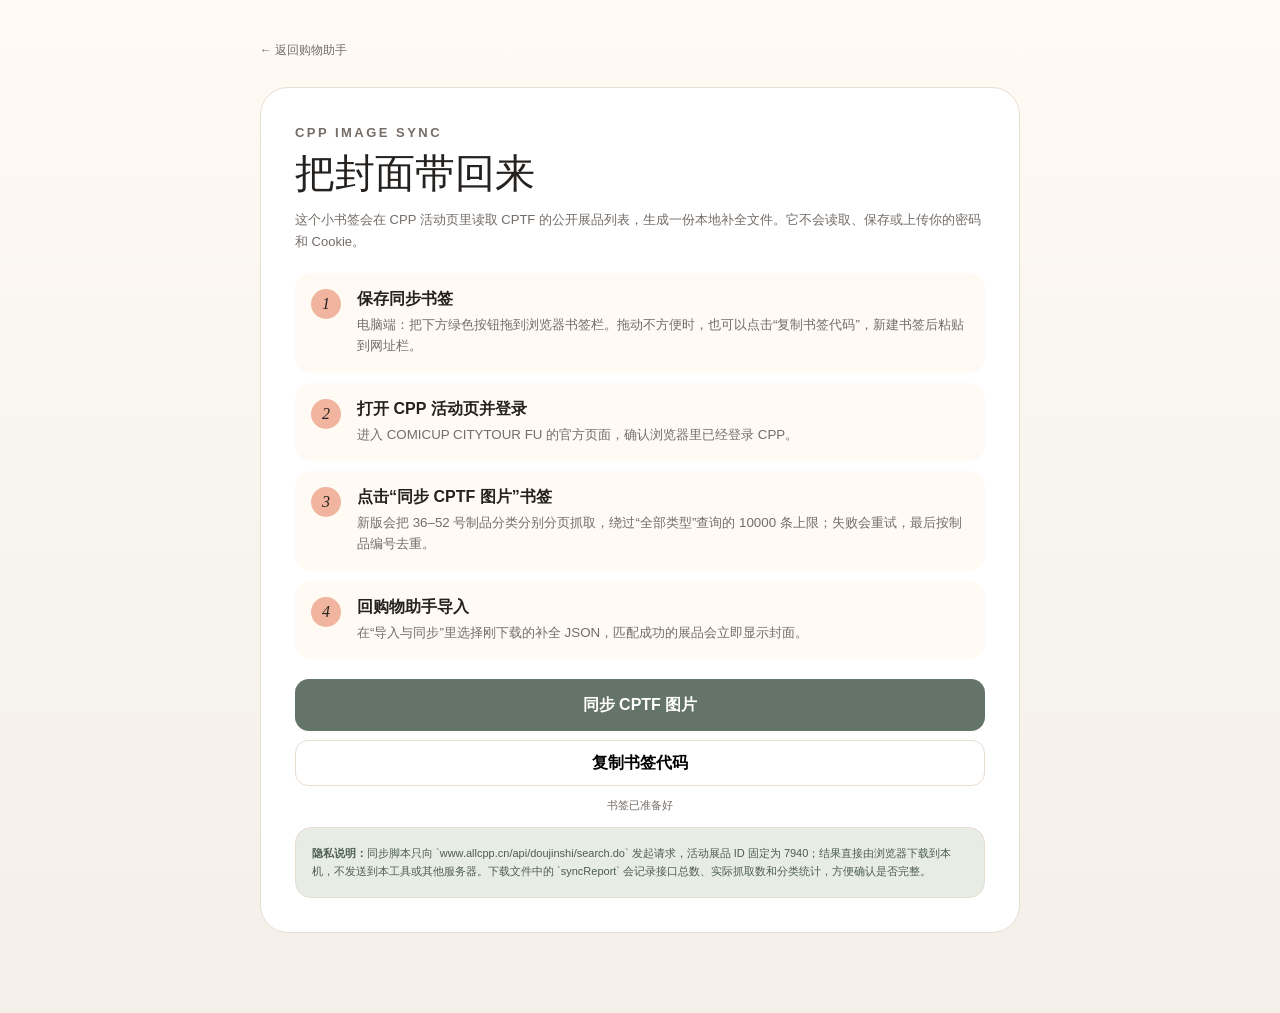
<file: sync-helper.html>
<!doctype html>
<html lang="zh-CN">
<head>
  <meta charset="utf-8">
  <meta name="viewport" content="width=device-width, initial-scale=1">
  <meta name="theme-color" content="#fffaf4">
  <title>CPP 图片同步助手 · CPTF</title>
  <link rel="stylesheet" href="styles.css">
</head>
<body>
  <main class="app-shell sync-page">
    <a class="sync-back" href="index.html">← 返回购物助手</a>
    <section class="sync-hero">
      <p class="eyebrow">CPP IMAGE SYNC</p>
      <h1>把封面带回来</h1>
      <p>这个小书签会在 CPP 活动页里读取 CPTF 的公开展品列表，生成一份本地补全文件。它不会读取、保存或上传你的密码和 Cookie。</p>
      <div class="sync-steps">
        <div class="sync-step"><b>1</b><div><strong>保存同步书签</strong><small>电脑端：把下方绿色按钮拖到浏览器书签栏。拖动不方便时，也可以点击“复制书签代码”，新建书签后粘贴到网址栏。</small></div></div>
        <div class="sync-step"><b>2</b><div><strong>打开 CPP 活动页并登录</strong><small>进入 COMICUP CITYTOUR FU 的官方页面，确认浏览器里已经登录 CPP。</small></div></div>
        <div class="sync-step"><b>3</b><div><strong>点击“同步 CPTF 图片”书签</strong><small>新版会把 36–52 号制品分类分别分页抓取，绕过“全部类型”查询的 10000 条上限；失败会重试，最后按制品编号去重。</small></div></div>
        <div class="sync-step"><b>4</b><div><strong>回购物助手导入</strong><small>在“导入与同步”里选择刚下载的补全 JSON，匹配成功的展品会立即显示封面。</small></div></div>
      </div>
      <a class="bookmarklet disabled" id="bookmarklet" href="#" draggable="true">正在生成同步书签…</a>
      <button class="copy-bookmarklet" id="copyButton" type="button" disabled>复制书签代码</button>
      <div class="sync-status" id="syncStatus">载入同步脚本中</div>
      <div class="privacy-box"><strong>隐私说明：</strong>同步脚本只向 `www.allcpp.cn/api/doujinshi/search.do` 发起请求，活动展品 ID 固定为 7940；结果直接由浏览器下载到本机，不发送到本工具或其他服务器。下载文件中的 `syncReport` 会记录接口总数、实际抓取数和分类统计，方便确认是否完整。</div>
    </section>
  </main>
  <script src="sync-bookmarklet.js?v=3"></script>
  <script>
    (() => {
      const link = document.getElementById('bookmarklet'), button = document.getElementById('copyButton'), status = document.getElementById('syncStatus');
      try {
        if (typeof cppSync !== 'function') throw new Error('load');
        const code = `javascript:(${cppSync.toString()})()`;
        link.href = code; link.classList.remove('disabled'); link.textContent = '同步 CPTF 图片'; button.disabled = false; status.textContent = '书签已准备好';
        button.addEventListener('click', async () => { try { await navigator.clipboard.writeText(code); status.textContent = '已复制。请把代码粘贴到新书签的“网址”栏'; } catch (_) { status.textContent = '浏览器未允许复制，请直接拖动绿色按钮到书签栏'; } });
        link.addEventListener('click', event => { event.preventDefault(); status.textContent = '请把按钮保存为书签，再到 CPP 活动页点击它'; });
      } catch (_) { link.textContent = '同步脚本载入失败'; status.textContent = '请确认文件已完整解压后刷新页面'; }
    })();
  </script>
</body>
</html>
</file>
<file: styles.css>
:root{
  --ink:#24211f;--muted:#746d68;--paper:#fffaf4;--surface:#ffffff;--line:#e8ddd2;
  --peach:#f0b49f;--rose:#c96f62;--green:#657469;--green-soft:#e7ece5;--sand:#f5eadf;
  --shadow:0 18px 50px rgba(87,61,45,.09);--radius:24px;
}
*{box-sizing:border-box}[hidden]{display:none!important}html{scroll-behavior:smooth}body{margin:0;background:linear-gradient(180deg,#fffaf4 0,#f8f4ee 48%,#f4efe9 100%);color:var(--ink);font-family:Inter,-apple-system,BlinkMacSystemFont,"Segoe UI","PingFang SC","Microsoft YaHei",sans-serif;min-height:100vh}button,input,select{font:inherit}.app-shell{width:min(1160px,calc(100% - 32px));margin:0 auto;padding-bottom:72px}.topbar{height:76px;display:flex;align-items:center;justify-content:space-between}.brand{display:flex;gap:10px;align-items:center;color:inherit;text-decoration:none}.brand-mark{display:grid;place-items:center;width:40px;height:40px;border:1px solid var(--ink);border-radius:50%;font-family:Georgia,serif;font-size:24px;font-style:italic}.brand strong,.brand small{display:block}.brand strong{font:700 18px/1 Georgia,serif;letter-spacing:.08em}.brand small{margin-top:4px;color:var(--muted);font-size:10px;letter-spacing:.16em}.icon-button{width:42px;height:42px;border:1px solid var(--line);border-radius:50%;background:rgba(255,255,255,.6);font-weight:800;letter-spacing:2px}.hero{min-height:315px;border-radius:36px;background:radial-gradient(circle at 82% 18%,rgba(255,255,255,.45),transparent 25%),linear-gradient(125deg,#e7a68e,#f3c5b3 52%,#eed8c5);display:flex;align-items:flex-end;justify-content:space-between;padding:42px 48px;overflow:hidden;position:relative;box-shadow:var(--shadow)}.hero:after{content:"福";position:absolute;right:5%;top:-38%;font:300 340px/1 "Songti SC",serif;color:rgba(255,255,255,.16);transform:rotate(-8deg);pointer-events:none}.eyebrow{margin:0 0 8px;color:#725f56;font-size:11px;font-weight:800;letter-spacing:.19em}.hero h1{margin:0;font:italic 500 clamp(72px,13vw,150px)/.72 Georgia,serif;letter-spacing:-.06em}.event-meta{margin:26px 0 0;font-size:14px}.countdown{position:relative;z-index:1;align-self:flex-start;min-width:155px;padding:18px 20px;border:1px solid rgba(75,52,42,.18);border-radius:20px;background:rgba(255,255,255,.36);backdrop-filter:blur(10px)}.countdown strong{display:block;font:600 34px/1 Georgia,serif}.countdown span{display:block;margin-top:7px;font-size:11px;color:#705b50}.notice{display:flex;gap:14px;align-items:flex-start;margin:20px 0;padding:17px 20px;border:1px solid var(--line);border-radius:18px;background:rgba(255,255,255,.72)}.notice-icon{display:grid;place-items:center;width:24px;height:24px;flex:none;border-radius:50%;background:var(--green);color:#fff;font:italic 600 14px Georgia,serif}.notice strong{font-size:13px}.notice p{margin:4px 0 0;color:var(--muted);font-size:12px;line-height:1.6}.stats{display:grid;grid-template-columns:repeat(4,1fr);gap:12px}.stats article{padding:20px 22px;border:1px solid var(--line);border-radius:20px;background:rgba(255,255,255,.76)}.stats span{display:block;color:var(--muted);font-size:11px}.stats strong{display:block;margin-top:8px;font:600 27px/1 Georgia,serif}.view-tabs{display:flex;gap:6px;width:max-content;margin:38px 0 22px;padding:5px;border:1px solid var(--line);border-radius:999px;background:rgba(255,255,255,.65)}.view-tab{border:0;border-radius:999px;background:transparent;padding:10px 18px;color:var(--muted);font-size:12px;font-weight:700;cursor:pointer}.view-tab.active{background:var(--ink);color:#fff}.view{display:none}.view.active{display:block}.section-heading{display:flex;align-items:flex-end;justify-content:space-between;margin-bottom:16px}.section-heading h2{margin:0;font:500 32px/1.1 Georgia,"Songti SC",serif}.section-heading>span{color:var(--muted);font-size:12px}.text-button{border:0;background:none;color:var(--rose);font-size:12px;cursor:pointer}.hall-grid{display:grid;grid-template-columns:repeat(5,1fr);gap:10px}.hall-card{position:relative;min-height:120px;padding:18px;border:1px solid var(--line);border-radius:20px;background:var(--surface);text-align:left;cursor:pointer;transition:.2s}.hall-card:hover{transform:translateY(-2px);box-shadow:var(--shadow)}.hall-card.active{border-color:var(--green);background:var(--green-soft)}.hall-card b{display:block;font:600 26px Georgia,"Songti SC",serif}.hall-card span{display:block;margin-top:24px;color:var(--muted);font-size:11px}.hall-card em{position:absolute;right:15px;top:15px;display:grid;place-items:center;min-width:26px;height:26px;padding:0 7px;border-radius:999px;background:var(--sand);font-size:11px;font-style:normal}.route-board{margin-top:12px;padding:24px;border:1px solid var(--line);border-radius:24px;background:rgba(255,255,255,.78)}.route-head{display:flex;justify-content:space-between;align-items:center;margin-bottom:20px}.route-head h3{margin:0;font:500 22px Georgia,"Songti SC",serif}.route-head small{color:var(--muted)}.lane-list{display:grid;gap:12px}.lane{display:grid;grid-template-columns:52px 1fr;gap:14px;align-items:start}.lane-letter{display:grid;place-items:center;height:52px;border:1px solid var(--line);border-radius:16px;background:var(--paper);font:600 20px Georgia,serif}.booth-chips{display:flex;gap:8px;flex-wrap:wrap;padding-top:4px}.booth-chip{border:1px solid #d9cec4;border-radius:14px;background:#fff;padding:9px 11px;text-align:left;cursor:pointer}.booth-chip.done{opacity:.48}.booth-chip strong,.booth-chip small{display:block}.booth-chip strong{font-size:12px}.booth-chip small{margin-top:3px;color:var(--muted);font-size:10px}.empty-state{padding:50px 20px;text-align:center;color:var(--muted)}.filters{display:grid;grid-template-columns:minmax(260px,1fr) 150px 150px;gap:10px;margin-bottom:14px}.search-box{display:flex;align-items:center;gap:9px;border:1px solid var(--line);border-radius:14px;background:#fff;padding:0 13px}.search-box input{width:100%;height:46px;border:0;outline:0;background:transparent}.filters select{height:46px;border:1px solid var(--line);border-radius:14px;background:#fff;padding:0 12px;color:var(--ink)}.product-list{display:grid;gap:10px}.product-card{display:grid;grid-template-columns:86px minmax(0,1fr) auto;gap:18px;align-items:center;padding:13px;border:1px solid var(--line);border-radius:20px;background:rgba(255,255,255,.82);cursor:pointer}.product-cover{width:86px;height:86px;object-fit:cover;border-radius:14px;background:linear-gradient(135deg,#ead8cc,#f8eee7);border:1px solid #eaded5}.cover-placeholder{display:grid;place-items:center;color:#9c8174;font:italic 28px Georgia,serif}.product-copy{min-width:0}.product-copy h3{margin:0;font-size:14px;line-height:1.45}.product-copy p{margin:6px 0 0;color:var(--muted);font-size:11px;white-space:nowrap;overflow:hidden;text-overflow:ellipsis}.tags{display:flex;gap:6px;flex-wrap:wrap;margin-top:9px}.tag{padding:4px 7px;border-radius:999px;background:var(--sand);font-size:9px}.tag.heat{background:#f5e4df;color:#9e554c}.product-actions{display:flex;align-items:center;gap:8px}.price-input{width:78px;height:38px;border:1px solid var(--line);border-radius:11px;padding:0 8px;background:#fff}.status-button{min-width:76px;height:38px;border:0;border-radius:11px;background:var(--green-soft);color:#435147;font-size:11px;font-weight:800;cursor:pointer}.status-button.purchased{background:#e8e2d8;color:#5c5147}.status-button.soldout{background:#eee;color:#777}.manage-grid{display:grid;grid-template-columns:repeat(3,1fr);gap:12px}.manage-card{display:flex;flex-direction:column;min-height:285px;padding:24px;border:1px solid var(--line);border-radius:24px;background:#fff}.manage-card.featured{background:var(--green);color:#fff}.step{font:italic 22px Georgia,serif;opacity:.65}.manage-card h3{margin:32px 0 9px;font:500 22px Georgia,"Songti SC",serif}.manage-card p{margin:0 0 20px;font-size:12px;line-height:1.7;opacity:.78}.manage-card small{display:block;margin-top:12px;font-size:10px;line-height:1.55;opacity:.62}.file-button{display:inline-flex;align-items:center;justify-content:center;min-height:43px;margin-top:auto;border:1px solid rgba(255,255,255,.35);border-radius:12px;background:#fff;color:var(--ink);font-size:11px;font-weight:800;cursor:pointer}.file-button.secondary{border-color:var(--line);background:var(--paper)}.button-row{display:grid;grid-template-columns:1fr 1fr;gap:8px;margin-top:auto}.button-row .file-button{margin:0;padding:0 8px}.data-note{margin-top:12px;padding:16px 20px;border:1px solid var(--line);border-radius:18px;background:rgba(255,255,255,.6);font-size:12px}.data-note summary{font-weight:800;cursor:pointer}.data-note p{color:var(--muted);line-height:1.7}dialog{width:min(600px,calc(100% - 24px));border:0;border-radius:26px;padding:0;background:transparent}dialog::backdrop{background:rgba(45,38,34,.42);backdrop-filter:blur(4px)}.dialog-card{position:relative;margin:0;padding:28px;border-radius:26px;background:#fff;box-shadow:var(--shadow)}.dialog-close{position:absolute;right:16px;top:16px;width:36px;height:36px;border:0;border-radius:50%;background:var(--sand);font-size:20px}.dialog-cover{width:100%;aspect-ratio:16/8;object-fit:cover;border-radius:18px;background:var(--sand)}.dialog-card h2{margin:18px 45px 8px 0;font:500 25px/1.3 Georgia,"Songti SC",serif}.dialog-card p{color:var(--muted);font-size:12px;line-height:1.7}.dialog-controls{display:grid;grid-template-columns:1fr 100px;gap:9px;margin-top:20px}.dialog-controls select,.dialog-controls input{height:44px;border:1px solid var(--line);border-radius:12px;padding:0 10px}.setting-row{display:flex;justify-content:space-between;align-items:center;margin:24px 0;padding:18px;border:1px solid var(--line);border-radius:16px}.setting-row strong,.setting-row small{display:block}.setting-row small{margin-top:4px;color:var(--muted);font-size:10px}.setting-row input{width:20px;height:20px}.danger-button{width:100%;height:44px;border:1px solid #e4b4ae;border-radius:12px;background:#fff5f3;color:#9c453c;font-weight:800}.credits{margin-top:20px!important;font-size:10px!important}.credits a{color:inherit}.toast{position:fixed;left:50%;bottom:30px;z-index:100;transform:translate(-50%,20px);padding:11px 16px;border-radius:999px;background:var(--ink);color:#fff;font-size:11px;opacity:0;pointer-events:none;transition:.2s}.toast.show{opacity:1;transform:translate(-50%,0)}
@media(max-width:760px){.app-shell{width:min(100% - 20px,620px)}.topbar{height:64px}.hero{min-height:260px;padding:28px 24px;border-radius:28px;align-items:flex-end}.hero:after{font-size:240px;top:-12%}.countdown{min-width:122px;padding:13px}.countdown strong{font-size:26px}.stats{grid-template-columns:repeat(2,1fr)}.hall-grid{grid-template-columns:repeat(2,1fr)}.hall-grid .hall-card:last-child{grid-column:span 2}.filters{grid-template-columns:1fr 1fr}.search-box{grid-column:1/-1}.product-card{grid-template-columns:64px minmax(0,1fr)}.product-cover{width:64px;height:64px}.product-actions{grid-column:1/-1;justify-content:flex-end}.manage-grid{grid-template-columns:1fr}.manage-card{min-height:235px}.view-tabs{width:100%;overflow:auto}.view-tab{flex:1;white-space:nowrap;padding:10px 12px}.route-board{padding:18px}.lane{grid-template-columns:42px 1fr}.lane-letter{height:42px}.dialog-card{padding:22px}}
@media(max-width:430px){.hero{display:block}.countdown{position:absolute;right:18px;top:18px}.event-meta{max-width:190px;line-height:1.5}.section-heading h2{font-size:27px}.stats article{padding:16px}.product-copy p{white-space:normal}.filters{grid-template-columns:1fr}.search-box{grid-column:auto}}
.inline-file-link{display:block;margin-top:12px;color:inherit;font-size:10px;font-weight:750;text-align:center;text-decoration:underline;text-underline-offset:3px;cursor:pointer}.sync-page{max-width:760px;margin:0 auto;padding:40px 0 80px}.sync-back{color:var(--muted);font-size:12px;text-decoration:none}.sync-hero{margin-top:28px;padding:34px;border:1px solid var(--line);border-radius:28px;background:#fff}.sync-hero h1{margin:8px 0 12px;font:500 40px/1.1 Georgia,"Songti SC",serif}.sync-hero>p{color:var(--muted);font-size:13px;line-height:1.7}.sync-steps{display:grid;gap:10px;margin-top:20px}.sync-step{display:grid;grid-template-columns:34px 1fr;gap:12px;padding:16px;border-radius:16px;background:var(--paper)}.sync-step b{display:grid;place-items:center;width:30px;height:30px;border-radius:50%;background:var(--peach);font:italic 16px Georgia,serif}.sync-step strong,.sync-step small{display:block}.sync-step small{margin-top:5px;color:var(--muted);line-height:1.55}.bookmarklet{display:flex;align-items:center;justify-content:center;min-height:52px;margin-top:20px;border-radius:14px;background:var(--green);color:#fff;font-weight:800;text-decoration:none;cursor:grab}.bookmarklet.disabled{opacity:.5;cursor:wait}.copy-bookmarklet{width:100%;height:46px;margin-top:9px;border:1px solid var(--line);border-radius:13px;background:#fff;font-weight:750}.sync-status{margin-top:12px;color:var(--muted);font-size:11px;text-align:center}.privacy-box{margin-top:14px;padding:16px;border:1px solid var(--line);border-radius:16px;background:var(--green-soft);font-size:11px;line-height:1.65;color:#4d5d51}
.memo-layout{display:grid;grid-template-columns:minmax(300px,.8fr) minmax(360px,1.2fr);gap:14px;align-items:start}.memo-form{padding:24px;border:1px solid var(--line);border-radius:24px;background:var(--green);color:#fff;position:sticky;top:12px}.memo-form-head h3{margin:0;font:500 24px Georgia,"Songti SC",serif}.memo-form-head p{margin:7px 0 20px;font-size:11px;opacity:.72}.memo-form-grid{display:grid;grid-template-columns:1fr 1fr;gap:10px}.memo-form-grid label{min-width:0}.memo-form-grid label.wide{grid-column:1/-1}.memo-form-grid span{display:block;margin:0 0 5px;font-size:10px;font-weight:800;opacity:.72}.memo-form-grid input,.memo-form-grid select,.memo-form-grid textarea{width:100%;min-height:42px;border:1px solid rgba(255,255,255,.24);border-radius:11px;background:rgba(255,255,255,.96);color:var(--ink);padding:9px 10px}.memo-form-grid textarea{min-height:76px;resize:vertical}.memo-submit{width:100%;height:45px;margin-top:13px;border:0;border-radius:12px;background:#fff;color:var(--ink);font-weight:850}.memo-filters{display:flex;gap:6px;overflow:auto;margin-bottom:10px}.memo-filters button{border:1px solid var(--line);border-radius:999px;background:#fff;padding:8px 12px;color:var(--muted);font-size:10px;font-weight:750;white-space:nowrap}.memo-filters button.active{background:var(--ink);color:#fff;border-color:var(--ink)}.memo-list{display:grid;gap:10px}.memo-card{padding:17px 18px;border:1px solid var(--line);border-radius:19px;background:rgba(255,255,255,.82)}.memo-card.done{opacity:.52}.memo-card-head{display:flex;align-items:flex-start;justify-content:space-between;gap:12px}.memo-card-title{min-width:0}.memo-card-title h3{margin:0;font-size:14px;line-height:1.4}.memo-card-title p{margin:5px 0 0;color:var(--muted);font-size:10px}.memo-type{display:inline-flex;margin-right:6px;padding:4px 7px;border-radius:999px;background:var(--sand);color:#725e52;font-size:9px;vertical-align:2px}.memo-type.freebie{background:#f7e1d9;color:#985a4f}.memo-type.stamp{background:#e1e8f0;color:#4f687f}.memo-card-note{margin:12px 0 0;color:#5f5853;font-size:11px;line-height:1.65;white-space:pre-wrap}.memo-actions{display:flex;gap:7px;flex-wrap:wrap;margin-top:13px}.memo-actions button,.memo-actions a{display:inline-flex;align-items:center;justify-content:center;min-height:34px;border:1px solid var(--line);border-radius:10px;background:#fff;color:var(--ink);padding:0 10px;font-size:10px;font-weight:750;text-decoration:none}.memo-actions .memo-done{background:var(--green-soft)}.memo-actions .memo-delete{margin-left:auto;color:#9c453c;background:#fff7f5}.booth-mode-card{width:min(720px,100%)}.booth-mode-head h2{margin:5px 44px 5px 0}.booth-mode-summary{color:var(--muted);font-size:11px}.booth-task-list{display:grid;gap:9px;margin-top:18px}.booth-task{display:grid;grid-template-columns:52px minmax(0,1fr) auto;gap:11px;align-items:center;padding:10px;border:1px solid var(--line);border-radius:14px;background:var(--paper)}.booth-task .product-cover{width:52px;height:52px;border-radius:10px}.booth-task-copy h4{margin:0;font-size:12px}.booth-task-copy p{margin:4px 0 0;font-size:9px}.booth-task-controls{display:flex;gap:5px;align-items:center}.booth-task-controls input{width:68px;height:34px;border:1px solid var(--line);border-radius:9px;padding:0 6px}.booth-memo{padding:12px;border:1px dashed #d9c8ba;border-radius:13px;background:#fff}.booth-memo b{font-size:11px}.booth-memo p{margin:4px 0 0;font-size:10px}.dialog-meta-grid{display:grid;grid-template-columns:repeat(2,1fr);gap:8px;margin:14px 0}.dialog-meta-grid div{padding:10px;border-radius:12px;background:var(--paper)}.dialog-meta-grid small,.dialog-meta-grid strong{display:block}.dialog-meta-grid small{color:var(--muted);font-size:9px}.dialog-meta-grid strong{margin-top:4px;font-size:11px}.external-link{display:inline-flex;margin-top:12px;color:#486256;font-size:11px;font-weight:800}.report-stats{display:grid;grid-template-columns:repeat(3,1fr);gap:8px;margin:18px 0}.report-stats div{padding:13px;border-radius:13px;background:var(--paper);text-align:center}.report-stats strong,.report-stats small{display:block}.report-stats strong{font:600 24px Georgia,serif}.report-stats small{margin-top:4px;color:var(--muted);font-size:9px}.report-list{max-height:220px;overflow:auto;padding:0;margin:8px 0 0;list-style:none}.report-list li{padding:8px 0;border-top:1px solid var(--line);font-size:10px}.report-note{color:var(--muted);font-size:10px;line-height:1.6}
@media(max-width:760px){.memo-layout{grid-template-columns:1fr}.memo-form{position:static}.memo-form-grid{grid-template-columns:1fr}.memo-form-grid label.wide{grid-column:auto}.booth-task{grid-template-columns:44px minmax(0,1fr)}.booth-task .product-cover{width:44px;height:44px}.booth-task-controls{grid-column:1/-1;justify-content:flex-end}.report-stats{grid-template-columns:repeat(3,1fr)}}

/* Wishlist ordering, priority and item editing */
.product-card{grid-template-columns:22px 86px minmax(0,1fr) auto;gap:14px}.product-card.starred{border-color:#c6a45f;background:#fffdf6;box-shadow:0 4px 18px rgba(145,112,49,.08)}.product-card.dragging{opacity:.4}.product-card.drag-over{outline:2px dashed var(--rose);outline-offset:3px}.drag-handle{border:0;background:transparent;color:#a8998f;font-size:20px;cursor:grab;padding:5px 0}.star-inline{color:#bf9140;margin-right:5px}.star-button{width:38px;height:38px;border:1px solid var(--line);border-radius:11px;background:#fff;color:#b7aa9f;font-size:17px}.star-button.active{background:#fff4ce;color:#a87920;border-color:#dec581}.status-button.abandoned{background:#eee7ef;color:#715d76}.booth-chip.starred{border-color:#c6a45f;background:#fff9e6}.dialog-close{z-index:2}.dialog-image-wrap{display:grid;place-items:center;width:100%;max-height:min(58vh,620px);overflow:auto;border-radius:18px;background:var(--sand)}.dialog-cover{display:block;width:100%;height:auto;max-height:min(58vh,620px);aspect-ratio:auto;object-fit:contain;border-radius:18px;background:var(--sand)}.dialog-cover-empty{min-height:220px;display:grid;place-items:center;color:var(--muted);font-size:12px}.dialog-image-actions{display:flex;justify-content:flex-end;gap:7px;margin-top:8px}.dialog-image-actions button,.image-upload-button{display:inline-flex;align-items:center;justify-content:center;min-height:34px;padding:0 11px;border:1px solid var(--line);border-radius:10px;background:#fff;color:var(--ink);font-size:10px;font-weight:750;cursor:pointer}.dialog-item-actions{display:flex;justify-content:space-between;gap:9px;margin-top:10px}.dialog-item-actions button{min-height:40px;padding:0 13px;border-radius:11px;font-size:10px;font-weight:800}.star-action{border:1px solid #dec581;background:#fffdf4;color:#a87920}.star-action.active{background:#fff1bf}.delete-item-button{border:1px solid #e4b4ae;background:#fff5f3;color:#9c453c}.booth-star-action{margin-top:10px;min-height:34px;border:1px solid #dec581;border-radius:10px;background:#fffdf4;color:#a87920;padding:0 10px;font-size:10px;font-weight:800}.booth-star-action.active{background:#fff1bf}
@media(max-width:760px){.product-card{grid-template-columns:18px 64px minmax(0,1fr)}.product-actions{grid-column:2/-1}.dialog-image-wrap,.dialog-cover{max-height:50vh}.dialog-item-actions{flex-direction:column}}
.mobile-order{display:none;gap:4px}.mobile-order button{width:34px;height:34px;border:1px solid var(--line);border-radius:9px;background:#fff;color:var(--ink)}
@media(max-width:760px){.mobile-order{display:flex}.drag-handle{display:none}.product-card{grid-template-columns:64px minmax(0,1fr)}.product-actions{grid-column:1/-1}}

/* Editable memos, cropper and alternate wishlist views */
.section-heading{gap:12px}.view-switch{display:flex;gap:4px;margin-left:auto;padding:4px;border:1px solid var(--line);border-radius:12px;background:#fff}.view-switch button{border:0;border-radius:8px;background:transparent;padding:7px 10px;color:var(--muted);font-size:10px}.view-switch button.active{background:var(--green-soft);color:var(--ink);font-weight:800}.product-list.view-large,.product-list.view-grid{display:grid;grid-template-columns:repeat(2,minmax(0,1fr))}.product-list.view-large .product-card,.product-list.view-grid .product-card{display:flex;flex-wrap:wrap;align-items:center}.product-list.view-large .product-cover{width:100%;height:260px;object-fit:contain;background:var(--paper)}.product-list.view-grid .product-cover{width:100%;height:170px;object-fit:cover}.product-list.view-large .drag-handle,.product-list.view-grid .drag-handle{position:absolute}.product-list.view-large .product-copy,.product-list.view-grid .product-copy{flex:1 1 180px}.product-list.view-large .product-actions,.product-list.view-grid .product-actions{width:100%;justify-content:flex-end}.memo-type-manage{border:1px solid rgba(255,255,255,.5);border-radius:9px;background:transparent;color:#fff;padding:7px 9px;font-size:10px}.memo-cancel-edit{width:100%;height:40px;margin-top:7px;border:1px solid rgba(255,255,255,.5);border-radius:11px;background:transparent;color:#fff}.memo-form-grid small{display:block;margin-top:5px;font-size:9px;opacity:.7}.memo-image{display:block;width:100%;max-height:240px;margin-bottom:12px;border-radius:13px;object-fit:contain;background:var(--paper)}.booth-memo .memo-image{max-width:180px;max-height:130px}.memo-types-list{display:grid;gap:7px;margin:16px 0}.memo-types-list>div{display:flex;align-items:center;gap:7px;padding:10px;border:1px solid var(--line);border-radius:11px}.memo-types-list span{flex:1;font-weight:750}.memo-types-list button,.memo-type-add button{min-height:34px;border:1px solid var(--line);border-radius:9px;background:#fff}.memo-type-add{display:flex;gap:8px}.memo-type-add input{flex:1;min-width:0;height:42px;border:1px solid var(--line);border-radius:10px;padding:0 10px}.memo-type-add button{padding:0 14px}.crop-card{width:min(760px,100%)}#cropCanvas{display:block;width:100%;height:auto;border-radius:14px;background:#222}.crop-slider{display:grid;grid-template-columns:70px 1fr;align-items:center;gap:8px;margin-top:10px;font-size:10px}.crop-slider input{width:100%}
@media(max-width:760px){.section-heading{flex-wrap:wrap}.view-switch{order:3;width:100%}.view-switch button{flex:1}.product-list.view-large,.product-list.view-grid{grid-template-columns:repeat(2,minmax(0,1fr));gap:7px}.product-list.view-large .product-card,.product-list.view-grid .product-card{padding:8px}.product-list.view-large .product-cover,.product-list.view-grid .product-cover{height:140px}.product-list.view-large .product-copy p,.product-list.view-grid .product-copy p{white-space:normal}.product-list.view-large .product-actions,.product-list.view-grid .product-actions{gap:4px}.product-list.view-large .price-input,.product-list.view-grid .price-input{width:60px}.product-list.view-large .status-button,.product-list.view-grid .status-button{min-width:62px}}

/* Preserve each cover's natural aspect ratio in visual views. */
.product-list.view-large .product-cover,.product-list.view-grid .product-cover{width:100%;height:auto;max-height:420px;object-fit:contain;background:var(--paper)}.product-list.view-grid .product-cover{max-height:300px}.product-list.view-large .cover-placeholder,.product-list.view-grid .cover-placeholder{height:180px}.memo-image{height:auto;object-fit:contain}
@media(max-width:760px){.product-list.view-large .product-cover,.product-list.view-grid .product-cover{height:auto;max-height:260px}.product-list.view-large .cover-placeholder,.product-list.view-grid .cover-placeholder{height:120px}}

/* Large is a true single-column gallery; grid is a true two-column gallery. */
.product-list.view-large{grid-template-columns:1fr}.product-list.view-grid{grid-template-columns:repeat(2,minmax(0,1fr))}.product-list.view-large .product-card,.product-list.view-grid .product-card{align-content:start}.product-list.view-large .product-cover,.product-list.view-grid .product-cover{display:block;width:100%;height:auto;max-height:none;margin:0 auto;border:0;border-radius:14px;background:transparent;object-fit:initial}.product-list.view-large .cover-placeholder,.product-list.view-grid .cover-placeholder{height:180px;border:1px solid var(--line);background:var(--paper)}
.product-list.view-large .product-card{padding:22px;gap:18px}.product-list.view-large .product-copy h3{font-size:21px;line-height:1.45}.product-list.view-large .product-copy p{font-size:13px;line-height:1.6}.product-list.view-large .tag{padding:6px 9px;font-size:11px}.product-list.view-large .price-input,.product-list.view-large .status-button,.product-list.view-large .star-button{height:44px}.product-list.view-large .status-button{min-width:92px;font-size:12px}.product-list.view-grid .product-copy h3{font-size:16px}.product-list.view-grid .product-copy p{font-size:12px;line-height:1.5}.product-list.view-grid .tag{font-size:10px}
@media(max-width:760px){.product-list.view-large{grid-template-columns:1fr}.product-list.view-grid{grid-template-columns:repeat(2,minmax(0,1fr))}.product-list.view-large .product-cover,.product-list.view-grid .product-cover{height:auto;max-height:none}.product-list.view-large .cover-placeholder,.product-list.view-grid .cover-placeholder{height:120px}}
@media(max-width:760px){.product-list.view-large .product-card{padding:15px}.product-list.view-large .product-copy h3{font-size:18px}.product-list.view-large .product-copy p{font-size:12px}.product-list.view-grid .product-copy h3{font-size:13px}.product-list.view-grid .product-copy p{font-size:10px}.product-list.view-grid .tag{font-size:8px}}

/* Balanced gallery sizing without crop frames. */
.product-list.view-large .product-cover{width:auto;max-width:min(100%,620px);max-height:460px;object-fit:contain}.product-list.view-grid .product-cover{width:auto;max-width:100%;max-height:260px;object-fit:contain}.product-list.view-large .cover-placeholder{width:100%;max-width:620px}.product-list.view-grid .cover-placeholder{width:100%}
@media(max-width:760px){.product-list.view-large .product-cover{width:auto;max-width:100%;max-height:380px}.product-list.view-grid .product-cover{width:auto;max-width:100%;max-height:180px}}

/* Purchase intent, scheduling, budget and booth progress */
.filters{grid-template-columns:minmax(240px,1fr) 135px 135px 145px}.intent-tag.must,.intent-mini.must{background:#f4d9d2;color:#943f35}.intent-tag.want,.intent-mini.want{background:var(--green-soft);color:#435a48}.intent-tag.maybe,.intent-mini.maybe{background:#fff0c9;color:#8a6420}.intent-tag.browse,.intent-mini.browse{background:#e8e4f2;color:#685c81}.tag.schedule{background:#e4eef4;color:#4f6f81}.product-card.intent-browse{border-style:dashed}.planning-controls{display:grid;grid-template-columns:repeat(3,1fr);gap:8px;margin-top:10px}.planning-controls label span{display:block;margin:0 0 4px;color:var(--muted);font-size:9px}.planning-controls select{width:100%;height:42px;border:1px solid var(--line);border-radius:11px;background:#fff;padding:0 8px}.booth-head-actions{display:flex;gap:8px;align-items:center;flex-wrap:wrap;margin-top:10px}.booth-head-actions select{height:34px;border:1px solid var(--line);border-radius:10px;background:#fff;padding:0 9px;font-size:10px}.booth-head-actions .booth-star-action{margin-top:0}.intent-mini{display:inline-flex;margin-right:5px;padding:3px 6px;border-radius:999px;font-size:8px}.booth-chip.visit-return{border-color:#d19b57;background:#fff6e8}.booth-chip.visit-queue,.booth-chip.visit-away{border-style:dashed}.booth-chip.visit-visited{opacity:.62}.booth-chip.visit-skipped{opacity:.4}.budget-setting input{width:110px;height:40px;border:1px solid var(--line);border-radius:10px;padding:0 9px}
@media(max-width:760px){.filters{grid-template-columns:1fr 1fr}.planning-controls{grid-template-columns:1fr}.stats strong#statBudget{font-size:20px}}

/* Fast purchase-intent organizer */
.organize-intro{margin:-6px 0 16px;color:var(--muted);font-size:11px;line-height:1.6}.organize-toolbar{display:grid;grid-template-columns:minmax(240px,1fr) 150px;gap:9px}.organize-toolbar select{height:44px;border:1px solid var(--line);border-radius:12px;background:#fff;padding:0 10px}.bulk-intent{display:flex;align-items:center;gap:10px;flex-wrap:wrap;margin:10px 0 16px;padding:11px 13px;border:1px dashed #d9c8ba;border-radius:14px;background:#fffaf4}.bulk-intent>span{color:var(--muted);font-size:10px}.bulk-intent>div,.intent-choices{display:flex;gap:6px;flex-wrap:wrap}.organize-list{display:grid;gap:8px}.organize-row{display:grid;grid-template-columns:54px minmax(180px,1fr) auto;gap:12px;align-items:center;padding:10px 12px;border:1px solid var(--line);border-radius:15px;background:rgba(255,255,255,.88)}.organize-row.reviewed{background:#fff}.organize-row .product-cover{width:54px;height:54px;border-radius:10px}.organize-copy{min-width:0}.organize-copy b,.organize-copy span{display:block}.organize-copy b{font-size:12px;line-height:1.4}.organize-copy span{margin-top:4px;color:var(--muted);font-size:9px;white-space:nowrap;overflow:hidden;text-overflow:ellipsis}.intent-choice{min-height:34px;padding:0 11px;border:1px solid var(--line);border-radius:10px;background:#fff;color:var(--muted);font-size:10px;font-weight:800}.intent-choice.must.active,.intent-choice.must:hover{background:#f4d9d2;color:#943f35;border-color:#ddb1a8}.intent-choice.want.active,.intent-choice.want:hover{background:var(--green-soft);color:#435a48;border-color:#b8cbbb}.intent-choice.maybe.active,.intent-choice.maybe:hover{background:#fff0c9;color:#8a6420;border-color:#e5ce8e}.intent-choice.browse.active,.intent-choice.browse:hover{background:#e8e4f2;color:#685c81;border-color:#c9c0db}
@media(max-width:760px){.organize-toolbar{grid-template-columns:1fr}.organize-row{grid-template-columns:48px minmax(0,1fr)}.organize-row .product-cover{width:48px;height:48px}.intent-choices{grid-column:1/-1;display:grid;grid-template-columns:repeat(4,1fr)}.intent-choice{padding:0 5px}.bulk-intent>div{display:grid;grid-template-columns:repeat(4,1fr);width:100%}.view-tabs{justify-content:flex-start}.view-tab{flex:0 0 auto}}

/* Fast on-site booth search and impulse-purchase logging */
.field-dock{position:fixed;left:50%;bottom:max(14px,env(safe-area-inset-bottom));z-index:80;display:grid;grid-template-columns:1fr 1fr;gap:7px;width:min(390px,calc(100% - 28px));padding:7px;border:1px solid rgba(215,204,194,.9);border-radius:18px;background:rgba(255,255,255,.94);box-shadow:0 12px 34px rgba(61,49,42,.18);backdrop-filter:blur(14px);transform:translateX(-50%)}.field-dock button{height:48px;border:0;border-radius:13px;background:var(--paper);color:var(--ink);font-size:12px;font-weight:850}.field-dock button.primary{background:var(--ink);color:#fff}.field-dock span{margin-right:5px;font-size:17px;vertical-align:-1px}.field-dialog{padding-bottom:24px}.field-search{margin-top:18px}.booth-search-results{display:grid;gap:8px;max-height:min(58vh,520px);overflow:auto;margin-top:12px}.booth-search-results article{display:flex;align-items:center;justify-content:space-between;gap:10px;padding:12px;border:1px solid var(--line);border-radius:14px;background:var(--paper)}.booth-search-results b,.booth-search-results span,.booth-search-results small{display:block}.booth-search-results b{font-size:14px}.booth-search-results span{margin-top:3px;font-size:10px}.booth-search-results small{margin-top:4px;color:var(--muted);font-size:9px}.booth-search-results article>div:last-child{display:flex;gap:5px}.booth-search-results button{min-height:35px;border:1px solid var(--line);border-radius:9px;background:#fff;padding:0 9px;font-size:9px;font-weight:800}.booth-search-results button.accent{background:var(--green-soft)}.quick-purchase-grid{display:grid;grid-template-columns:1fr 1fr;gap:10px;margin-top:16px}.quick-purchase-grid label.wide{grid-column:1/-1}.quick-purchase-grid span{display:block;margin-bottom:5px;color:var(--muted);font-size:9px;font-weight:800}.quick-purchase-grid input{width:100%;height:44px;border:1px solid var(--line);border-radius:11px;background:#fff;padding:0 10px}.quick-photo{padding:12px;border:1px dashed #d9c8ba;border-radius:12px;background:var(--paper)}.quick-photo input{height:auto;border:0;padding:0}.quick-photo small{display:block;margin-top:7px;color:var(--muted);font-size:9px}.quick-save{width:100%;height:48px;margin-top:14px;border:0;border-radius:12px;background:var(--ink);color:#fff;font-size:12px;font-weight:850}.toast{bottom:88px}
@media(max-width:760px){.app-shell{padding-bottom:110px}.field-dock{width:calc(100% - 20px);bottom:max(8px,env(safe-area-inset-bottom))}.field-dialog{max-height:90vh;overflow:auto}.booth-search-results article{align-items:flex-start}.booth-search-results article>div:last-child{flex-direction:column}.quick-purchase-grid{grid-template-columns:1fr 1fr}}

/* v15: clearer task-specific views, touch cropper and mobile two-column cards */
.manage-grid.two-cards{grid-template-columns:repeat(2,minmax(0,1fr))}.catalog-settings{margin:20px 0;padding:16px;border:1px solid var(--line);border-radius:16px;background:var(--paper)}.catalog-settings strong,.catalog-settings small{display:block}.catalog-settings small{margin-top:5px;color:var(--muted);font-size:10px;line-height:1.5}.catalog-settings button,.catalog-settings a,.catalog-settings label{display:inline-flex;align-items:center;justify-content:center;min-height:38px;margin:12px 5px 0 0;padding:0 11px;border:1px solid var(--line);border-radius:10px;background:#fff;color:var(--ink);font-size:10px;font-weight:800;text-decoration:none;cursor:pointer}
.organize-list.view-large{grid-template-columns:repeat(2,minmax(0,1fr));gap:12px}.organize-list.view-large .organize-row{display:flex;flex-direction:column;align-items:stretch;padding:14px}.organize-list.view-large .product-cover{width:auto;height:auto;max-width:100%;max-height:430px;margin:0 auto;border:0;object-fit:contain;background:transparent}.organize-list.view-large .cover-placeholder{width:100%;height:220px;border:1px solid var(--line);background:var(--paper)}.organize-list.view-large .organize-copy b{margin-top:5px;font-size:16px}.organize-list.view-large .organize-copy span{font-size:11px}.organize-list.view-large .intent-choices{display:grid;grid-template-columns:repeat(4,1fr);margin-top:auto}.organize-list.view-large .intent-choice{padding:0 5px}
#cropCanvas{touch-action:none;cursor:crosshair}.crop-presets{display:grid;grid-template-columns:repeat(4,1fr);gap:6px;margin:10px 0}.crop-presets button{min-height:36px;border:1px solid var(--line);border-radius:9px;background:#fff;color:var(--muted);font-size:10px}.crop-presets button.active{background:var(--green-soft);color:var(--ink);font-weight:800}.quick-photo-actions{display:grid;grid-template-columns:1fr 1fr;gap:7px;margin-top:7px}.quick-photo-actions label{display:flex;align-items:center;justify-content:center;min-height:42px;border:1px solid var(--line);border-radius:10px;background:#fff;color:var(--ink);font-size:10px;font-weight:800;cursor:pointer}
@media(max-width:760px){.manage-grid.two-cards{grid-template-columns:1fr}.section-heading .view-switch{margin-left:0}.organize-list.view-large{grid-template-columns:1fr}.organize-list.view-large .product-cover{max-height:68vh}.product-list.view-grid{gap:8px}.product-list.view-grid .product-card{min-width:0;padding:8px;overflow:hidden}.product-list.view-grid .product-cover{max-width:100%;max-height:190px}.product-list.view-grid .product-copy{flex-basis:100%;min-width:0}.product-list.view-grid .product-copy h3{overflow-wrap:anywhere}.product-list.view-grid .product-actions{display:grid;grid-template-columns:auto 38px minmax(58px,1fr);gap:5px;align-items:center}.product-list.view-grid .mobile-order{display:grid;grid-template-columns:1fr 1fr;gap:4px}.product-list.view-grid .mobile-order button,.product-list.view-grid .star-button{width:34px;height:34px}.product-list.view-grid .price-input{width:100%;min-width:0;height:36px}.product-list.view-grid .status-button{grid-column:1/-1;width:100%;height:38px}.quick-photo-actions{grid-template-columns:1fr}}

/* v16 integrated information architecture */
.budget-detail{display:flex;justify-content:flex-end;gap:18px;margin:9px 4px 0;color:var(--muted);font-size:10px}.budget-detail b{color:var(--ink)}.heading-actions{display:flex;align-items:center;gap:12px}.organize-prompt{display:flex;align-items:center;justify-content:space-between;width:100%;margin:0 0 12px;padding:14px 17px;border:1px solid #dfc489;border-radius:15px;background:#fff4ce;color:#765719;text-align:left}.organize-prompt span{font-size:10px}.wishlist-tools{display:flex;justify-content:flex-end;margin:-4px 0 10px}.wishlist-tools button{min-height:34px;border:1px solid var(--line);border-radius:10px;background:#fff;padding:0 11px;color:var(--muted);font-size:10px;font-weight:800}.intent-tag.undecided,.intent-mini.undecided{background:#eee;color:#777}.qty-input{width:52px;height:38px;border:1px solid var(--line);border-radius:11px;padding:0 7px;background:#fff}.status-select{height:38px;border:0;border-radius:11px;background:var(--green-soft);color:#435147;padding:0 7px;font-size:10px;font-weight:800}.status-select.purchased{background:#e8e2d8}.status-select.soldout{background:#eee}.status-select.abandoned{background:#eee7ef}.dialog-controls.three{grid-template-columns:1fr 100px 75px}.planning-controls.one{grid-template-columns:1fr}.open-booth-link{width:100%;min-height:42px;margin-top:10px;border:1px solid var(--line);border-radius:11px;background:var(--paper);color:var(--ink);font-size:10px;font-weight:800}.social-links{margin:12px 0;padding:12px;border:1px solid var(--line);border-radius:13px;background:var(--green-soft)}.social-links strong{display:block;margin-bottom:7px;font-size:10px}.social-links a{display:inline-flex;margin:3px 6px 3px 0;color:#486256;font-size:10px;font-weight:800}.memo-layout>div{order:1}.memo-layout>.memo-form{order:2}.memo-form.is-collapsed{display:none}.memo-filter-row{display:flex;gap:7px;align-items:center;margin-bottom:10px}.memo-filter-row .memo-filters{flex:1;margin:0}.memo-filter-row select{height:34px;border:1px solid var(--line);border-radius:10px;background:#fff;padding:0 8px;font-size:9px}.booth-profile{display:grid;gap:10px;margin-top:16px}.booth-profile>label span{display:block;margin-bottom:5px;color:var(--muted);font-size:9px}.booth-profile textarea{width:100%;min-height:68px;border:1px solid var(--line);border-radius:11px;padding:9px;resize:vertical}.booth-social{padding:14px;border:1px solid var(--line);border-radius:15px;background:var(--paper)}.booth-social h3,.booth-task-list>h3{margin:0 0 9px;font:600 14px Georgia,"Songti SC",serif}.social-links-list{display:grid;gap:6px}.social-links-list>div{display:flex;align-items:center;justify-content:space-between;gap:8px}.social-links-list a{color:#486256;font-size:10px;font-weight:800}.social-links-list button{border:0;background:none;color:#9c453c;font-size:9px}.social-links-list p,.booth-empty{margin:0;padding:10px;color:var(--muted);font-size:10px}.social-add{display:grid;grid-template-columns:100px 1fr 1.4fr auto;gap:6px;margin-top:10px}.social-add input,.social-add select,.social-add button{min-width:0;height:38px;border:1px solid var(--line);border-radius:9px;background:#fff;padding:0 8px;font-size:9px}.social-add button,.booth-add-memo{font-weight:800}.settings-data{margin:18px 0;padding:16px;border:1px solid var(--line);border-radius:16px}.settings-data h3{margin:0}.settings-data p{color:var(--muted);font-size:10px}.settings-action{display:flex;align-items:center;justify-content:center;width:100%;min-height:42px;margin-top:7px;border:1px solid var(--line);border-radius:11px;background:#fff;color:var(--ink);font-size:10px;font-weight:800}.settings-action.primary{background:var(--green);color:#fff}.visit-date-setting input{width:135px!important;height:40px}.booth-head-actions .booth-add-memo{height:34px;border:1px solid var(--line);border-radius:10px;background:var(--green-soft);padding:0 9px;font-size:10px}
@media(max-width:760px){.hero{min-height:172px;padding:22px;border-radius:24px}.hero h1{font-size:64px}.hero:after{font-size:170px}.event-meta{margin-top:16px;font-size:11px}.countdown{min-width:105px;padding:11px}.countdown strong{font-size:23px}.notice{padding:13px}.stats article{padding:14px}.stats strong{font-size:22px}.budget-detail{justify-content:flex-start;flex-wrap:wrap;gap:5px 13px}.view-tabs{position:sticky;top:4px;z-index:40;justify-content:stretch;box-shadow:0 5px 18px rgba(70,55,45,.08)}.view-tab{flex:1!important;text-align:center}.section-heading{align-items:center}.heading-actions{margin-left:auto}.memo-layout{display:flex;flex-direction:column}.memo-filter-row{align-items:stretch;flex-wrap:wrap}.memo-filter-row .memo-filters{width:100%;flex-basis:100%}.memo-filter-row select{flex:1}.social-add{grid-template-columns:1fr 1fr}.social-add #socialUrl,.social-add button{grid-column:1/-1}.dialog-controls.three{grid-template-columns:1fr 1fr}.dialog-controls.three select{grid-column:1/-1}.product-list.view-grid .product-actions{grid-template-columns:auto 30px minmax(46px,1fr) 40px;gap:4px}.product-list.view-grid .mobile-order{gap:3px}.product-list.view-grid .mobile-order button,.product-list.view-grid .star-button{width:28px;height:30px;padding:0;font-size:12px}.product-list.view-grid .price-input{height:32px;padding:0 5px;font-size:10px}.product-list.view-grid .qty-input{width:40px;height:32px;padding:0 5px;font-size:10px}.product-list.view-grid .status-select{grid-column:1/-1;width:100%;height:32px;padding:0 5px;font-size:9px}.product-list.view-grid .product-actions{justify-content:stretch}.product-list.view-grid .product-copy h3{font-size:12px}.product-list.view-grid .tag{padding:3px 5px;font-size:7px}}

/* Round-two mobile hierarchy and management mode */
.demo-banner{position:sticky;top:0;z-index:120;display:flex;align-items:center;justify-content:center;gap:12px;min-height:36px;padding:6px 14px;background:#2f5547;color:#fff;font-size:11px}.demo-banner a{color:#fff;font-weight:800}.demo-banner[hidden]{display:none}.demo-mode .view-tabs{top:40px}
.budget-stats{grid-template-columns:repeat(6,minmax(0,1fr))}.budget-stats article{min-width:0}.budget-stats strong{font-size:23px;overflow-wrap:anywhere}.budget-stats .over-budget{border-color:#d98f82;background:#fff1ee}.budget-stats .over-budget strong{color:#a54337}.wishlist-heading-actions{display:flex;gap:7px;margin-left:auto}.wishlist-heading-actions button{min-height:38px;border:1px solid var(--line);border-radius:11px;background:#fff;padding:0 12px;color:var(--ink);font-weight:800}.filters{grid-template-columns:minmax(0,1fr) auto}.filter-toggle{height:46px;border:1px solid var(--line);border-radius:14px;background:#fff;padding:0 16px;font-weight:800}.filter-toggle.active{background:var(--green-soft)}.filter-options{grid-column:1/-1;display:grid;grid-template-columns:repeat(3,minmax(0,1fr)) auto;gap:8px}.filter-options[hidden]{display:none}.reset-filter-button{height:46px;border:1px solid var(--line);border-radius:14px;background:#fff;color:var(--rose)}.first-use{padding:48px 20px;border:1px dashed #d9c8ba;border-radius:24px;background:rgba(255,255,255,.7);text-align:center}.first-use-mark{font:44px Georgia,serif;color:var(--rose)}.first-use h3{margin:8px 0;font:500 25px Georgia,"Songti SC",serif}.first-use p{color:var(--muted);font-size:12px}.first-use>div:last-child{display:flex;justify-content:center;gap:8px;flex-wrap:wrap;margin-top:20px}.first-use button{min-height:44px;border:1px solid var(--line);border-radius:12px;background:#fff;padding:0 14px;font-weight:800}.first-use button:first-child{background:var(--green);color:#fff}.product-card{grid-template-columns:86px minmax(0,1fr) 42px}.product-summary{display:flex;align-items:center;gap:7px;flex-wrap:wrap;margin-top:9px;color:var(--muted);font-size:10px}.status-tag.purchased{background:#e8e2d8}.status-tag.soldout{background:#eee}.status-tag.abandoned{background:#eee7ef}.manage-bar{display:flex;align-items:center;gap:10px;margin:0 0 12px;padding:11px 13px;border:1px solid #dfc489;border-radius:14px;background:#fff8df}.manage-bar span{flex:1;color:var(--muted);font-size:10px}.manage-bar button{min-height:38px;border:1px solid var(--line);border-radius:10px;background:#fff;padding:0 11px;font-size:10px;font-weight:800}.manage-bar #deleteSelected:not(:disabled){color:#9c453c;border-color:#e4b4ae}.is-managing .product-card{grid-template-columns:auto 86px minmax(0,1fr)}.manage-controls{display:grid;justify-items:center;gap:8px}.manage-controls input{width:20px;height:20px}.touch-drag{display:grid;place-items:center;width:38px;height:44px;border:1px solid var(--line);border-radius:10px;background:#fff;font-size:20px;touch-action:none}.view-fab{position:fixed;right:max(14px,env(safe-area-inset-right));bottom:max(22px,calc(env(safe-area-inset-bottom) + 14px));z-index:70;width:50px;height:50px;border:1px solid rgba(215,204,194,.95);border-radius:50%;background:var(--ink);color:#fff;box-shadow:0 10px 28px rgba(61,49,42,.22);font-size:20px}.view-fab[hidden]{display:none}.product-list.view-grid .product-card{display:grid;grid-template-columns:minmax(0,1fr) 38px;gap:8px}.product-list.view-grid .product-cover{grid-column:1/-1;width:100%;max-width:100%;height:clamp(130px,33vw,240px);object-fit:contain;background:var(--paper)}.product-list.view-grid .product-copy{min-width:0}.product-list.view-grid .product-copy h3{display:-webkit-box;overflow:hidden;-webkit-box-orient:vertical;-webkit-line-clamp:2;min-height:2.9em}.product-list.view-grid .product-copy p{white-space:nowrap;overflow:hidden;text-overflow:ellipsis}.product-list.view-grid .star-button{align-self:end}.product-list.view-grid.is-managing .product-card{grid-template-columns:auto minmax(0,1fr)}.product-list.view-grid.is-managing .manage-controls{grid-row:2;grid-column:1}.product-list.view-grid.is-managing .product-cover{grid-row:1;grid-column:1/-1}.product-list.view-grid.is-managing .product-copy{grid-row:2;grid-column:2}.view-tabs{background:#fffaf4;backdrop-filter:none}.field-dock[hidden]{display:none!important}body:has(dialog[open]) .field-dock,body:has(dialog[open]) .view-fab{display:none!important}
.changelog-setting{display:grid;grid-template-columns:minmax(0,1fr) minmax(150px,auto);align-items:center;gap:14px}.changelog-setting p{margin:5px 0 0}.changelog-setting .settings-action{margin:0}.changelog-setting .settings-action span{margin-left:6px;color:var(--muted);font-weight:600}.changelog-card{width:min(620px,calc(100vw - 28px));max-height:min(760px,calc(100dvh - 28px));overflow:auto}.changelog-content{display:grid;gap:10px;margin:18px 0}.changelog-release{border:1px solid var(--line);border-radius:15px;background:#fff;padding:15px}.changelog-release.current{border-color:#dfc489;background:#fff9e8}.changelog-release-head{display:flex;align-items:center;justify-content:space-between;gap:12px}.changelog-release-head span{border-radius:999px;background:#f2d98e;padding:4px 9px;color:#765719;font-size:9px;font-weight:900}.changelog-release time{color:var(--muted);font-size:10px}.changelog-release h3{margin:11px 0 8px;font:600 17px Georgia,"Songti SC",serif}.changelog-release ul{margin:8px 0 0;padding-left:1.35em;color:#5f5752;font-size:11px;line-height:1.75}.changelog-release li+li{margin-top:4px}.changelog-release summary{display:flex;align-items:center;justify-content:space-between;gap:10px;cursor:pointer;list-style:none}.changelog-release summary::-webkit-details-marker{display:none}.changelog-release summary span{display:flex;align-items:center;gap:10px;font-weight:800}.changelog-release summary b{color:var(--green);font-size:9px}.changelog-release[open] summary b{font-size:0}.changelog-release[open] summary b::after{content:'收起';font-size:9px}.changelog-acknowledge{width:100%;min-height:46px;border:0;border-radius:13px;background:var(--ink);color:#fff;font-weight:900}
.changelog-card{box-sizing:border-box;width:100%;max-width:100%;overflow-x:hidden}
@media(max-width:560px){.changelog-setting{grid-template-columns:1fr}.changelog-setting .settings-action{margin-top:2px}.changelog-card{padding:22px 17px}.changelog-release{padding:13px}.changelog-release summary span{align-items:flex-start;flex-direction:column;gap:3px}.changelog-release ul{font-size:12px}}
@media(max-width:760px){.app-shell{padding-bottom:76px}.topbar{height:52px}.hero{min-height:128px;padding:17px}.hero h1{font-size:52px}.hero:after{font-size:130px}.notice{display:none}.budget-stats{grid-template-columns:repeat(2,minmax(0,1fr));gap:7px}.budget-stats article{padding:11px 12px}.budget-stats strong{font-size:18px}.view-tabs{top:max(4px,env(safe-area-inset-top));margin:14px 0;padding:4px;background:#fffaf4;border-color:#ded2c8}.section-heading{margin-bottom:10px}.section-heading h2{font-size:25px}.filters{gap:7px;margin-bottom:10px}.filter-toggle{padding:0 12px}.filter-options{grid-template-columns:1fr 1fr}.filter-options select,.reset-filter-button{width:100%}.filter-options #sortSelect,.reset-filter-button{grid-column:1/-1}.manage-bar{align-items:stretch;flex-wrap:wrap}.manage-bar strong{width:100%}.manage-bar span{flex-basis:100%}.product-card{grid-template-columns:64px minmax(0,1fr) 38px;gap:10px;padding:10px}.product-cover{width:64px;height:64px;object-fit:contain}.product-copy h3{font-size:13px}.product-copy p{font-size:10px}.product-summary{margin-top:6px}.product-list.view-grid{gap:8px}.product-list.view-grid .product-card{padding:8px;overflow:hidden}.product-list.view-grid .product-cover{height:clamp(132px,45vw,190px)}.product-list.view-grid .product-copy h3{font-size:13px}.product-list.view-grid .tag{font-size:9px}.product-list.view-grid .product-summary>span:first-child{font-size:10px}.is-managing .product-card{grid-template-columns:44px 64px minmax(0,1fr)}.is-managing .star-button{display:none}.mobile-order{display:flex;gap:4px}.mobile-order button{width:34px;height:34px}.view-fab{right:12px;bottom:max(18px,calc(env(safe-area-inset-bottom) + 10px));width:48px;height:48px}.first-use{padding:34px 14px}.first-use>div:last-child{display:grid}.first-use button{width:100%}}
@media(max-width:350px){.budget-stats{grid-template-columns:1fr 1fr}.product-list.view-grid .product-card{padding:6px}.product-list.view-grid .product-cover{height:126px}.product-list.view-grid .product-copy h3{font-size:12px}.wishlist-heading-actions button{padding:0 8px}}
.transfer-settings{margin:18px 0;padding:16px;border:1px solid #cddbd2;border-radius:16px;background:var(--green-soft)}.transfer-settings h3{margin:0}.transfer-settings p{margin:5px 0 12px;color:var(--muted);font-size:10px;line-height:1.6}.transfer-settings>button,.transfer-restore button,.transfer-code-box button{min-height:42px;border:1px solid var(--line);border-radius:11px;background:#fff;padding:0 13px;font-size:10px;font-weight:800}.transfer-settings>button{width:100%;background:var(--green);color:#fff}.transfer-code-box{display:grid;grid-template-columns:1fr auto;gap:7px;align-items:center;margin-top:12px;padding:14px;border:1px dashed #97ad9f;border-radius:13px;background:#fff}.transfer-code-box[hidden]{display:none}.transfer-code-box span,.transfer-code-box small{grid-column:1/-1;color:var(--muted);font-size:9px}.transfer-code-box strong{font:700 clamp(17px,4vw,24px)/1.2 ui-monospace,SFMono-Regular,Consolas,monospace;letter-spacing:.08em;overflow-wrap:anywhere}.transfer-code-box small{line-height:1.5}.transfer-restore{display:grid;grid-template-columns:minmax(0,1fr) auto;gap:7px;margin-top:12px}.transfer-restore input{min-width:0;height:44px;border:1px solid var(--line);border-radius:11px;background:#fff;padding:0 10px;font:600 11px ui-monospace,SFMono-Regular,Consolas,monospace;text-transform:uppercase}.transfer-status{min-height:16px;margin-bottom:0!important;color:#486256!important}.transfer-settings button:disabled{opacity:.55}.demo-mode .transfer-settings{display:none}
@media(max-width:520px){.transfer-restore{grid-template-columns:1fr}.transfer-restore button{width:100%}.transfer-code-box{grid-template-columns:1fr}.transfer-code-box button{width:100%}}

/* v20: compact wishlist management, quick intent editing and safe restore */
.intent-tag{border:0;cursor:pointer}.intent-tag.freebie,.intent-choice.freebie,.intent-mini.freebie{background:#e5f1e8;color:#386348}.type-tag{background:#eee8df;color:#655b52}.type-tag.muted{color:#8b8178}.intent-dialog-card{width:min(420px,100%)}.intent-dialog-choices{display:grid;grid-template-columns:repeat(5,minmax(0,1fr));gap:7px;margin-top:18px}.intent-dialog-choices .intent-choice{min-height:46px;border:1px solid var(--line);border-radius:12px;font-size:11px;font-weight:800}.transfer-network-note{padding:9px 11px;border-radius:10px;background:#fff;color:#725f56!important}.restore-undo{position:fixed;left:50%;bottom:max(92px,calc(env(safe-area-inset-bottom) + 82px));z-index:130;display:flex;align-items:center;gap:10px;width:min(560px,calc(100% - 24px));padding:10px 12px;border:1px solid #b9cbbb;border-radius:14px;background:#243d34;color:#fff;box-shadow:0 12px 32px rgba(35,48,42,.25);transform:translateX(-50%)}.restore-undo span{flex:1;font-size:10px;line-height:1.45}.restore-undo button{min-height:38px;border:1px solid rgba(255,255,255,.35);border-radius:9px;background:#fff;color:#243d34;padding:0 11px;font-size:10px;font-weight:800}.restore-undo #dismissRestoreUndo{width:38px;padding:0;background:transparent;color:#fff}.restore-undo[hidden]{display:none}
.product-list.is-managing{display:grid;grid-template-columns:1fr!important;gap:9px}.product-list.is-managing .product-card{display:grid;grid-template-columns:28px 64px minmax(0,1fr) 44px!important;grid-template-rows:auto;gap:11px;min-height:88px;padding:11px;align-items:center;overflow:visible}.product-list.is-managing .manage-checkbox{grid-column:1;width:22px;height:22px;margin:0}.product-list.is-managing .product-cover{grid-column:2;grid-row:1;width:64px;height:64px;margin:0;object-fit:contain}.product-list.is-managing .product-copy{grid-column:3;grid-row:1;min-width:0}.product-list.is-managing .product-copy h3{display:block;min-height:0;font-size:13px;white-space:normal}.product-list.is-managing .product-copy p{white-space:nowrap;overflow:hidden;text-overflow:ellipsis}.product-list.is-managing .product-summary{display:flex}.product-list.is-managing .touch-drag{grid-column:4;grid-row:1;width:42px;height:50px}.product-list.is-managing.sorting-disabled .touch-drag{opacity:.35;cursor:not-allowed}.product-list.is-managing .star-button,.product-list.is-managing .mobile-order{display:none}.manage-bar{position:sticky;top:64px;z-index:35}.filter-options{grid-template-columns:repeat(4,minmax(0,1fr)) auto}
@media(max-width:760px){.intent-dialog-card{position:fixed;left:12px;right:12px;bottom:max(12px,env(safe-area-inset-bottom));width:auto;margin:0}.intent-dialog-choices{grid-template-columns:repeat(3,1fr)}.filter-options{grid-template-columns:1fr 1fr}.filter-options #sortSelect,.reset-filter-button{grid-column:auto}.manage-bar{top:72px}.product-list.is-managing .product-card{grid-template-columns:26px 58px minmax(0,1fr) 42px!important;gap:8px}.product-list.is-managing .product-cover{width:58px;height:58px}.product-list.is-managing .product-summary .type-tag{display:none}.product-list.is-managing .touch-drag{width:40px}.restore-undo{bottom:max(86px,calc(env(safe-area-inset-bottom) + 76px))}}
@media(max-width:350px){.product-list.is-managing .product-card{grid-template-columns:24px 50px minmax(0,1fr) 38px!important;gap:6px}.product-list.is-managing .product-cover{width:50px;height:50px}.product-list.is-managing .touch-drag{width:36px}.intent-dialog-choices{grid-template-columns:1fr 1fr}}
.catalog-freshness{display:flex;align-items:center;gap:7px;margin:0 0 14px;padding:10px 14px;border:1px solid #cddbd2;border-radius:13px;background:var(--green-soft);color:#53655a;font-size:10px}.catalog-freshness>span{font-size:14px}.catalog-freshness strong{color:var(--ink)}.catalog-freshness small{margin-left:auto;color:var(--muted)}
@media(max-width:760px){.catalog-freshness{margin-top:9px}.catalog-freshness small{display:none}}
.product-list.is-managing .tag.heat{display:none}

/* v25: independent sorting/filtering, swipe actions and expense ledger */
.budget-stats{grid-template-columns:repeat(3,minmax(0,1fr))}.budget-stats .info-dot{display:inline-grid;place-items:center;width:18px;height:18px;margin-left:3px;border:1px solid var(--line);border-radius:50%;background:#fff;color:var(--muted);font-size:10px}.budget-progress{display:flex;height:8px;margin-top:10px;overflow:hidden;border-radius:999px;background:#ece7e1}.budget-progress span{display:block;height:100%;transition:width .25s}.budget-progress .confirmed{background:#71877a}.budget-progress .pending{background:#e4c570}.budget-pending-alert button{display:flex;align-items:center;justify-content:space-between;width:100%;margin-top:8px;padding:10px 13px;border:1px solid #e5ce87;border-radius:12px;background:#fff8dc;color:#735b1e;text-align:left}.budget-pending-alert span{font-size:10px}.budget-detail button{border:0;background:none;padding:0;color:var(--muted);font-size:10px;text-decoration:underline;text-underline-offset:3px}.wishlist-sort-tools{display:flex;align-items:center;gap:7px;margin-bottom:10px;overflow:hidden}.sort-tabs{display:flex;gap:4px;min-width:0;overflow-x:auto;scrollbar-width:none}.sort-tabs::-webkit-scrollbar{display:none}.sort-tabs button,.sort-more,.filter-toggle{flex:none;min-height:40px;border:1px solid var(--line);border-radius:999px;background:#fff;padding:0 13px;color:var(--muted);font-size:10px;font-weight:800}.sort-tabs button.active{border-color:var(--ink);background:var(--ink);color:#fff}.sort-more{width:86px;padding:0 9px}.filter-toggle{margin-left:auto}.filter-toggle span{display:inline-grid;min-width:17px;height:17px;margin-left:4px;place-items:center;border-radius:999px;background:var(--rose);color:#fff;font-size:9px}.filter-toggle span:empty{display:none}.active-filter-chips{display:flex;gap:5px;overflow-x:auto;margin:-2px 0 10px}.active-filter-chips:empty{display:none}.active-filter-chips button{flex:none;border:1px solid #d4ded4;border-radius:999px;background:var(--green-soft);padding:6px 9px;color:#486256;font-size:9px}.filter-drawer-dialog{width:min(390px,calc(100% - 18px));max-width:none;height:100dvh;max-height:none;margin:0 0 0 auto;border-radius:24px 0 0 24px}.filter-drawer{display:flex;height:100%;flex-direction:column;background:var(--paper)}.filter-drawer header{display:flex;align-items:center;justify-content:space-between;padding:22px 20px 12px}.filter-drawer header h2{margin:0;font:600 25px Georgia,"Songti SC",serif}.filter-drawer header button{width:42px;height:42px;border:0;border-radius:50%;background:var(--sand);font-size:22px}.filter-drawer-content{flex:1;overflow:auto;padding:4px 20px 110px}.filter-section{padding:15px 0;border-bottom:1px solid var(--line)}.filter-section h3{margin:0 0 10px;font-size:12px}.filter-pills{display:flex;gap:7px;flex-wrap:wrap}.filter-pills button{min-height:38px;border:1px solid var(--line);border-radius:10px;background:#fff;padding:0 12px;color:var(--muted);font-size:10px}.filter-pills button.active{border-color:var(--ink);background:var(--ink);color:#fff}.filter-drawer footer{position:absolute;right:0;bottom:0;left:0;display:grid;grid-template-columns:1fr 1.7fr;gap:8px;padding:12px 20px calc(12px + env(safe-area-inset-bottom));background:linear-gradient(transparent,#fff 20%);padding-top:32px}.filter-drawer footer button{min-height:48px;border:1px solid var(--line);border-radius:13px;background:#fff;font-weight:800}.filter-drawer #applyFilters{background:var(--ink);color:#fff}.tag.status-tag,.tag.intent-tag{min-height:28px;border:0;cursor:pointer}.price-summary{font-weight:700}.card-more{align-self:start;width:36px;height:36px;border:1px solid var(--line);border-radius:50%;background:#fff;font-weight:900}.swipe-row{position:relative;overflow:hidden;border-radius:20px}.swipe-card{position:relative;z-index:2;background:var(--paper);transition:transform .2s;touch-action:pan-y}.swipe-row.open .swipe-card{transform:translateX(-156px)!important}.swipe-actions{position:absolute;inset:0 0 0 auto;display:grid;grid-template-columns:78px 78px;width:156px}.swipe-actions button{border:0;background:#eadb9b;color:#5d4812;font-size:10px;font-weight:900}.swipe-actions button.danger{background:#dfa6a1;color:#6e2d28}.product-list.view-list .swipe-row .product-card{height:100%}.card-menu-card{position:fixed;right:12px;bottom:max(12px,env(safe-area-inset-bottom));left:12px;width:auto;margin:0;display:grid;gap:9px}.card-menu-card button:not(.dialog-close){min-height:48px;border:1px solid var(--line);border-radius:13px;background:#fff;font-weight:850}.card-menu-card button.danger{background:#fff2ef;color:#a34339}.status-choice{min-height:46px;border:1px solid var(--line);border-radius:12px;background:#fff;font-size:11px;font-weight:800}.status-choice.active{border-color:var(--ink);box-shadow:inset 0 0 0 1px var(--ink)}.expense-form{width:min(620px,100%)}.quick-purchase-grid textarea{width:100%;min-height:82px;border:1px solid var(--line);border-radius:11px;padding:10px;resize:vertical}.proxy-toggle{display:flex!important;align-items:center;gap:9px;padding:12px;border-radius:12px;background:var(--paper)}.proxy-toggle input{width:20px!important;height:20px!important}.linked-purchase-box{padding:13px;border:1px solid #cddbd2;border-radius:13px;background:var(--green-soft)}.linked-purchase-box>strong,.linked-purchase-box>small{display:block}.linked-purchase-box>small{margin:4px 0 9px;color:var(--muted);font-size:9px}.linked-purchase-row{display:grid!important;grid-template-columns:22px minmax(0,1fr) 58px;align-items:center;gap:8px;padding:8px 0;border-top:1px solid rgba(101,116,105,.18)}.linked-purchase-row input[type=checkbox]{width:20px!important;height:20px!important}.linked-purchase-row input[type=number]{width:58px!important}.linked-purchase-row b,.linked-purchase-row small{display:block}.linked-purchase-row small{color:var(--muted);font-size:9px}.expenses-card{width:min(680px,100%);max-height:min(820px,calc(100dvh - 24px));overflow:auto}.expense-dialog-summary{display:grid;gap:5px;margin:14px 0;padding:14px;border-radius:14px;background:var(--paper)}.expense-dialog-summary span,.expense-dialog-summary small{color:var(--muted);font-size:10px}.expense-card{display:grid;grid-template-columns:68px minmax(0,1fr) auto;gap:11px;margin-top:9px;padding:12px;border:1px solid var(--line);border-radius:15px;background:#fff}.expense-card.pending{border-color:#e5ce87;background:#fffbeb}.expense-card>img{width:68px;height:68px;border-radius:11px;object-fit:cover}.expense-card:not(:has(>img)){grid-template-columns:minmax(0,1fr) auto}.expense-copy>div{display:flex;justify-content:space-between;gap:10px}.expense-copy p,.expense-copy small{display:block;margin:5px 0 0!important;white-space:pre-wrap}.expense-actions{display:flex;flex-direction:column;gap:5px}.expense-actions button{min-height:34px;border:1px solid var(--line);border-radius:9px;background:#fff;font-size:9px}.expense-actions .danger-text{color:#a34339}.expense-ranking{display:grid;gap:7px;margin-top:16px}.expense-ranking button{display:grid;grid-template-columns:30px minmax(0,1fr) auto;align-items:center;gap:10px;min-height:58px;border:1px solid var(--line);border-radius:13px;background:#fff;padding:9px 12px;text-align:left}.expense-ranking em{font:italic 18px Georgia,serif}.expense-ranking b,.expense-ranking small{display:block}.expense-ranking small{margin-top:3px;color:var(--muted);font-size:9px}.booth-expense-summary{display:flex;align-items:center;justify-content:space-between;gap:12px;margin-top:15px;padding:13px;border:1px solid #cddbd2;border-radius:14px;background:var(--green-soft)}.booth-expense-summary small,.booth-expense-summary strong,.booth-expense-summary span{display:block}.booth-expense-summary strong{margin:3px 0;font-size:19px}.booth-expense-summary span{color:var(--muted);font-size:9px}.booth-expense-summary>div:last-child{display:flex;gap:6px}.booth-expense-summary button{min-height:38px;border:1px solid var(--line);border-radius:10px;background:#fff;padding:0 9px;font-size:9px;font-weight:800}
@media(max-width:760px){.budget-stats{grid-template-columns:repeat(3,minmax(0,1fr))}.budget-stats strong{font-size:17px}.budget-detail{font-size:9px}.wishlist-sort-tools{margin-right:-2px}.sort-tabs button{padding:0 11px}.sort-more{width:72px}.filter-toggle{padding:0 10px}.product-card{grid-template-columns:64px minmax(0,1fr)}.product-card .card-more{position:absolute;right:7px;top:7px;z-index:3;width:32px;height:32px}.product-list.view-grid .product-card{position:relative;display:block}.product-list.view-grid .product-copy{padding-top:7px}.product-list.view-grid .product-summary{gap:5px}.product-list.view-grid .price-summary{display:none}.product-list.view-grid .type-tag,.product-list.view-grid .heat{display:none}.product-list.view-grid .tag.status-tag,.product-list.view-grid .tag.intent-tag{min-height:27px}.expense-card{grid-template-columns:52px minmax(0,1fr)}.expense-card>img{width:52px;height:52px}.expense-card:not(:has(>img)){grid-template-columns:1fr}.expense-actions{grid-column:1/-1;flex-direction:row}.expense-actions button{flex:1}.booth-expense-summary{align-items:flex-start;flex-direction:column}.booth-expense-summary>div:last-child{width:100%}.booth-expense-summary button{flex:1}}
@media(max-width:350px){.budget-stats{grid-template-columns:1fr 1fr}.budget-stats article:last-child{grid-column:1/-1}.sort-more{display:none}.filter-drawer-dialog{width:calc(100% - 8px)}}

/* v2026.10.30.3: field-flow and mobile safety fixes */
.budget-progress i{display:block;height:100%;transition:width .25s}.budget-progress .confirmed{background:#71877a}.budget-progress .pending{background:#e4c570}
.spent-card{position:relative}.info-popover{position:absolute;z-index:95;top:38px;left:16px;width:min(260px,calc(100vw - 48px));padding:10px 12px;border:1px solid var(--line);border-radius:11px;background:#25211f;color:#fff;box-shadow:0 10px 25px rgba(45,36,31,.2);font-size:10px;line-height:1.55}.info-popover:before{content:"";position:absolute;top:-6px;left:86px;width:10px;height:10px;transform:rotate(45deg);background:#25211f}
.plan-summary{margin-top:8px;color:var(--muted);font-size:10px}.plan-summary:empty{display:none}
.budget-pending-alert button{box-shadow:0 4px 14px rgba(125,96,28,.08)}
.quick-purchase-grid>.wide{grid-column:1/-1}.booth-input-wrap{position:relative}.booth-suggestions{position:absolute;z-index:10;top:100%;right:0;left:0;max-height:190px;overflow:auto;border:1px solid var(--line);border-radius:11px;background:#fff;box-shadow:0 12px 26px rgba(54,44,37,.16)}.booth-suggestions button{display:flex;justify-content:space-between;width:100%;min-height:42px;border:0;border-bottom:1px solid var(--line);background:#fff;padding:8px 10px;text-align:left}.booth-suggestions button:last-child{border-bottom:0}.booth-suggestions small{color:var(--muted)}
.linked-purchase-row b{color:var(--ink);font-size:11px;line-height:1.35}.linked-purchase-row small{display:inline-block!important;margin-top:4px;padding:3px 7px;border-radius:999px;background:#fff;color:#657a6d!important}.linked-purchase-row .link-warning{background:#fff1d6;color:#866319!important}
.global-action{position:fixed;right:18px;bottom:max(84px,calc(env(safe-area-inset-bottom) + 76px));left:18px;z-index:140;display:grid;grid-template-columns:minmax(0,1fr) auto 34px;align-items:center;gap:8px;max-width:680px;margin:auto;padding:10px 12px;border-radius:14px;background:#25211f;color:#fff;box-shadow:0 12px 30px rgba(40,32,27,.25);font-size:10px}.global-action[hidden]{display:none}.global-action button{min-height:38px;border:0;border-radius:9px;background:#fff;padding:0 12px;color:#25211f;font-weight:800}.global-action button:last-child{padding:0;font-size:18px}
dialog{max-width:calc(100vw - 16px)}.dialog-card{min-width:0;overflow-x:hidden}.dialog-card *{min-width:0}.dialog-controls.three input,.dialog-controls.three select,.planning-controls input,.planning-controls select{width:100%;max-width:100%}
.compact-entry-card{width:min(560px,calc(100vw - 20px))}.compact-entry-card>p:not(.eyebrow){margin:-4px 0 18px;color:var(--muted);font-size:11px}.compact-entry-card>label,.manual-item-grid label{display:grid;gap:6px;margin-top:12px;color:var(--muted);font-size:10px;font-weight:700}.compact-entry-card input,.compact-entry-card select{width:100%;height:44px;border:1px solid var(--line);border-radius:12px;background:#fff;padding:0 12px;color:var(--ink)}.compact-entry-card .entry-check{display:flex;align-items:center;gap:9px;padding:11px 12px;border-radius:12px;background:var(--green-soft);color:var(--ink)}.compact-entry-card .entry-check input{width:20px;height:20px}.manual-item-grid{display:grid;grid-template-columns:1fr 1fr;gap:0 10px}.manual-item-grid .wide{grid-column:1/-1}.manual-item-grid small{font-weight:400}.booth-profile>label input{width:100%;height:42px;border:1px solid var(--line);border-radius:11px;background:#fff;padding:0 10px}.booth-name-hint{margin:8px 0 0;color:var(--muted);font-size:10px}.booth-social{padding:0;overflow:hidden}.booth-social summary{display:flex;align-items:center;justify-content:space-between;gap:12px;padding:14px;cursor:pointer;list-style:none;font:600 14px Georgia,"Songti SC",serif}.booth-social summary::-webkit-details-marker{display:none}.booth-social summary:after{content:"＋";font-family:Inter,sans-serif}.booth-social[open] summary:after{content:"－"}.booth-social summary small{margin-left:auto;color:var(--muted);font:500 9px Inter,sans-serif}.booth-social-body{padding:0 14px 14px;border-top:1px solid var(--line)}.booth-task-open{display:grid;grid-template-columns:54px minmax(0,1fr);align-items:center;gap:10px;width:100%;border:0;background:none;padding:0;text-align:left;color:inherit}.booth-task-open .product-cover,.booth-task-open .cover-placeholder{width:54px;height:54px}.booth-task-open:hover h4{text-decoration:underline}.booth-memo .memo-actions{flex-wrap:wrap}
@media(max-width:760px){.view-fab{right:12px;bottom:max(88px,calc(env(safe-area-inset-bottom) + 80px));z-index:86}.quick-purchase-grid{grid-template-columns:1fr}.quick-purchase-grid>.wide{grid-column:1}.expense-form{width:100%}.linked-purchase-row{grid-template-columns:24px minmax(0,1fr) 54px}.linked-purchase-row input[type=number]{width:54px!important}.dialog-controls.three{grid-template-columns:minmax(0,1fr) minmax(0,1fr)}.dialog-controls.three select{grid-column:1/-1}.info-popover{left:8px}.global-action{bottom:max(86px,calc(env(safe-area-inset-bottom) + 78px))}}
@media(max-width:350px){.sort-more{display:block}.sort-filter-bar{overflow-x:auto}.sort-tabs{overflow:visible}}
.product-list.view-list .product-card{grid-template-columns:86px minmax(0,1fr) 74px 38px}.product-list.view-list .product-summary .intent-tag,.product-list.view-list .product-summary .status-tag{display:none}.card-quick-actions{display:grid;gap:7px}.card-quick-actions .tag{display:grid;place-items:center;width:100%;min-height:36px}.product-list.view-grid .card-quick-actions{display:none}.card-more{display:grid;place-items:center;padding:0;line-height:1}.card-more span{display:block;transform:translateY(-2px);font-size:12px;letter-spacing:1px}
@media(max-width:760px){.product-list.view-list .product-card{grid-template-columns:64px minmax(0,1fr) 66px}.product-list.view-list .card-more{display:none}.product-list.view-list .card-quick-actions .tag{min-height:34px;padding:3px 5px;font-size:9px}.product-list.view-grid .card-more{display:grid}}
.sort-filter-bar{display:flex;align-items:center;gap:7px;margin-bottom:10px;overflow:hidden}.booth-task{grid-template-columns:minmax(0,1fr) auto}
@media(max-width:760px){.manual-item-grid{grid-template-columns:1fr}.manual-item-grid .wide{grid-column:auto}.wishlist-heading-actions{flex-wrap:wrap;justify-content:flex-end}.wishlist-heading-actions button{min-height:34px;padding:0 9px;font-size:9px}.booth-task{grid-template-columns:1fr}.booth-task-open{grid-template-columns:44px minmax(0,1fr)}.booth-task-open .product-cover,.booth-task-open .cover-placeholder{width:44px;height:44px}.booth-task-controls{grid-column:auto}.booth-social summary{min-height:48px}}
.compact-entry-card{width:min(560px,100%)}#manualBoothDialog,#manualItemDialog{width:min(600px,calc(100vw - 16px));padding:0}
.booth-expense-summary.empty-expense{padding:9px 12px;background:transparent}.booth-expense-summary.empty-expense>div:first-child{display:none}.booth-expense-summary.empty-expense>div:last-child{width:100%}.booth-expense-summary.empty-expense button{min-height:38px}.booth-profile-editor{margin-top:14px;border:1px solid var(--line);border-radius:14px;background:var(--paper)}.booth-profile-editor>summary{padding:13px 15px;cursor:pointer;font-size:11px;font-weight:800}.booth-profile-editor-body{display:grid;gap:10px;padding:0 14px 14px}.booth-profile-editor-body>label span{display:block;margin-bottom:5px;color:var(--muted);font-size:9px}.booth-profile-editor-body input,.booth-profile-editor-body textarea{width:100%;border:1px solid var(--line);border-radius:11px;background:#fff;padding:9px}.booth-profile-editor-body textarea{min-height:64px}.booth-visible-links{display:flex;align-items:center;gap:7px;overflow-x:auto;margin-top:10px;padding:9px 11px;border:1px solid var(--line);border-radius:13px;background:var(--green-soft);white-space:nowrap}.booth-visible-links strong{font-size:10px}.booth-visible-links a{padding:7px 9px;border-radius:9px;background:#fff;color:#486256;font-size:10px;font-weight:800;text-decoration:none}.booth-placeholder{display:grid;gap:4px;padding:13px;border-radius:13px;background:var(--green-soft)}.booth-placeholder span{color:var(--muted);font-size:10px}.booth-head-actions #boothUnfollow{color:#9c453c}.crop-actions{display:grid;grid-template-columns:1fr 1fr;gap:8px}.crop-actions button{min-height:44px;border:1px solid var(--line);border-radius:11px;background:#fff;font-weight:800}.crop-actions .memo-submit{margin-top:0;background:var(--ink);color:#fff}.memo-image,.dialog-cover{cursor:zoom-in}.image-viewer-dialog{width:min(1000px,calc(100vw - 12px));height:min(92vh,900px);padding:0;background:#171513}.image-viewer-dialog form{display:grid;grid-template-rows:minmax(0,1fr) auto;width:100%;height:100%;padding:46px 10px 10px}.image-viewer-dialog .dialog-close{color:#fff;background:#302c29}.image-stage{display:flex;align-items:flex-start;justify-content:center;overflow:auto;border-radius:10px;touch-action:pan-x pan-y pinch-zoom}.image-stage img{display:block;max-width:none;height:auto;transform-origin:top center}.image-zoom-controls{display:grid;grid-template-columns:44px minmax(0,1fr) 44px auto;gap:7px;align-items:center;padding-top:9px}.image-zoom-controls button{min-height:42px;border:0;border-radius:9px;background:#fff;font-weight:800}.image-zoom-controls input{width:100%}
@media(max-width:760px){.booth-mode-head h2{font-size:25px}.booth-head-actions{gap:6px}.booth-head-actions button,.booth-head-actions select{min-height:40px}.booth-expense-summary.empty-expense{margin-top:8px}.booth-visible-links{margin-top:8px}.booth-task-list{margin-top:11px}.image-zoom-controls{grid-template-columns:42px minmax(0,1fr) 42px}.image-zoom-controls #imageZoomReset{grid-column:1/-1}.crop-actions{grid-template-columns:1fr}}
.heading-actions{display:flex;align-items:center;justify-content:flex-end;gap:9px;flex-wrap:wrap}.heading-actions>span{color:var(--muted);font-size:11px}.primary-entry-action{display:inline-flex;align-items:center;gap:8px;min-height:44px;padding:5px 16px 5px 7px;border:0;border-radius:999px;background:var(--ink);color:#fff;font-size:11px;font-weight:850;box-shadow:0 8px 20px rgba(45,38,34,.14);cursor:pointer;transition:transform .18s,box-shadow .18s}.primary-entry-action:hover{transform:translateY(-2px);box-shadow:0 11px 24px rgba(45,38,34,.2)}.primary-entry-action b{display:grid;place-items:center;width:32px;height:32px;border-radius:50%;background:var(--rose);font-size:18px;line-height:1}.memo-unassigned-quick{min-height:38px;padding:0 12px;border:1px solid #e3c8a8;border-radius:999px;background:#fff4db;color:#805f2d;font-size:10px;font-weight:800;cursor:pointer}.memo-filter-row{display:flex;align-items:flex-start;gap:8px;flex-wrap:wrap}.memo-filter-row .memo-filters{flex:1 1 100%;margin-bottom:0}.memo-filter-row select{min-height:40px;border:1px solid var(--line);border-radius:11px;background:#fff;padding:0 10px;color:var(--ink);font-size:10px}
@media(max-width:760px){.section-heading{align-items:flex-start;gap:12px}.section-heading .heading-actions{max-width:58%;gap:6px}.primary-entry-action{min-height:44px;padding-right:12px}.primary-entry-action b{width:32px;height:32px}.heading-actions>span{width:100%;text-align:right}.memo-unassigned-quick{order:3;min-height:34px}.memo-filter-row select{flex:1 1 calc(50% - 4px);min-width:0}.memo-filter-row #memoLocationFilter{flex-basis:100%}}
@media(max-width:380px){.primary-entry-action span{font-size:10px}.section-heading .heading-actions{max-width:62%}}
.app-update-setting{background:var(--green-soft)}
.app-update-setting .settings-action{background:var(--ink);color:#fff}
.app-update-setting>small{display:block;margin-top:8px;color:var(--muted);font-size:9px;line-height:1.55}
.app-update-setting>small:empty{display:none}
.route-tools{display:flex;justify-content:flex-end;margin:10px 0 0}.route-tools button{min-height:40px;border:1px solid var(--line);border-radius:999px;background:#fff;padding:0 14px;color:var(--muted);font-size:10px;font-weight:800}.route-tools button.active{border-color:#d89076;background:#f8ded4;color:#8f4638}.activity-badge{display:inline-flex!important;align-items:center;width:auto!important;margin:0 0 0 7px!important;padding:3px 7px;border-radius:999px;background:#f3b29e;color:#743b31;font:800 8px Inter,sans-serif;vertical-align:middle}.booth-chip.street-activity{border-color:#d89076;background:#fff6f1}.booth-mode-head h2 .activity-badge{transform:translateY(-3px)}.booth-note-visible{margin:10px 0;padding:11px 13px;border-left:3px solid #d89076;border-radius:0 10px 10px 0;background:#fff5ec;color:#594a43;font-size:11px;line-height:1.65;white-space:pre-wrap}.booth-head-actions .booth-primary-action{min-height:40px;border:1px solid #bdd0c2;border-radius:11px;background:var(--green-soft);padding:0 12px;color:#334b3d;font-size:10px;font-weight:850}.booth-head-actions .booth-primary-action:hover{background:#dceade}.booth-activity-toggle{display:flex!important;align-items:center;gap:9px;padding:10px 12px;border-radius:11px;background:#fff5ec;color:var(--ink)!important}.booth-activity-toggle input{width:19px!important;height:19px!important}.multi-image-editor,.item-gallery-grid{display:grid;grid-template-columns:repeat(auto-fill,minmax(92px,1fr));gap:8px}.multi-image-editor>div,.item-gallery-grid>div{position:relative;overflow:hidden;border:1px solid var(--line);border-radius:11px;background:#fff;padding:5px}.multi-image-editor img,.item-gallery-grid img{display:block;width:100%;height:92px;border-radius:8px;object-fit:cover;cursor:zoom-in}.multi-image-editor span{position:absolute;top:9px;left:9px;padding:2px 6px;border-radius:999px;background:rgba(30,27,25,.8);color:#fff;font-size:8px}.multi-image-editor button,.item-gallery-grid button{min-height:28px;margin:4px 3px 0 0;border:0;border-radius:7px;background:var(--paper);padding:0 6px;font-size:8px}.item-gallery{margin:10px 0 18px;padding:12px;border:1px solid var(--line);border-radius:14px;background:var(--paper)}.item-gallery-head{display:flex;align-items:center;justify-content:space-between;margin-bottom:9px}.item-gallery-head strong{font-size:10px}.item-gallery-head label{border-radius:9px;background:var(--ink);padding:8px 10px;color:#fff;font-size:9px;font-weight:800;cursor:pointer}.item-gallery>p{margin:0;color:var(--muted);font-size:10px}.memo-image-wrap{position:relative}.memo-image-wrap>span{position:absolute;right:8px;bottom:8px;padding:4px 7px;border-radius:999px;background:rgba(30,27,25,.78);color:#fff;font-size:8px;font-weight:800}.image-viewer-nav{display:grid;grid-template-columns:1fr auto 1fr;align-items:center;gap:8px;padding-top:8px;color:#fff}.image-viewer-nav button{min-height:38px;border:0;border-radius:9px;background:#fff;font-weight:800}.image-viewer-nav button:last-child{justify-self:stretch}.image-viewer-nav span{text-align:center;font-size:10px}.image-viewer-nav button:disabled{opacity:.35}
@media(max-width:760px){.booth-head-actions .booth-primary-action{flex:1 1 calc(50% - 4px)}.multi-image-editor,.item-gallery-grid{grid-template-columns:repeat(3,minmax(0,1fr))}.multi-image-editor img,.item-gallery-grid img{height:82px}.activity-badge{font-size:8px}}

/* v1.0 official visitor map */
.map-notice{width:100%;color:inherit;text-align:left;cursor:pointer;transition:.2s}.map-notice:hover{border-color:#9fb4a5;background:#f2f6f0;transform:translateY(-1px)}.map-notice>span:nth-child(2){min-width:0;flex:1}.map-notice strong,.map-notice small{display:block}.map-notice small{margin-top:4px;color:var(--muted);font-size:12px;line-height:1.55}.map-notice>b{align-self:center;color:#486256;font-size:12px;white-space:nowrap}
.booth-map-switch{display:grid;grid-template-columns:1fr 1fr;width:min(420px,100%);margin:0 0 18px;padding:5px;border:1px solid #d9ded7;border-radius:16px;background:#f2f5f0}.booth-map-switch button{min-height:44px;border:0;border-radius:12px;background:transparent;color:#667269;font-size:12px;font-weight:850;cursor:pointer}.booth-map-switch button.active{background:#fff;color:var(--ink);box-shadow:0 7px 20px rgba(69,84,72,.1)}.booth-map-switch #showVisitorMap.active{background:var(--green);color:#fff}.booth-map-switch span{font-size:17px;vertical-align:-1px}
.visitor-map-shell{position:relative}.map-toolbar{display:grid;grid-template-columns:180px minmax(260px,1fr) 190px;gap:10px;margin-bottom:12px}.map-toolbar label{display:flex;align-items:center;min-width:0;min-height:50px;border:1px solid var(--line);border-radius:15px;background:#fff}.map-toolbar label>span{flex:none;padding-left:14px;color:var(--muted);font-size:10px;font-weight:800}.map-toolbar select,.map-toolbar input{width:100%;min-width:0;height:48px;border:0;outline:0;background:transparent;color:var(--ink);padding:0 12px}.map-search>span{font-size:18px!important}.map-search-panel{position:absolute;left:190px;right:200px;top:58px;z-index:12;max-height:360px;overflow:auto;border:1px solid var(--line);border-radius:16px;background:#fff;box-shadow:var(--shadow)}.map-search-panel>p{position:sticky;top:0;z-index:1;margin:0;padding:11px 14px;border-bottom:1px solid var(--line);background:#fff;color:var(--muted);font-size:10px}.map-search-panel #mapResults{display:grid;padding:7px}.map-search-panel button{display:grid;grid-template-columns:80px minmax(0,1fr) auto;gap:8px;align-items:center;border:0;border-radius:10px;background:#fff;padding:10px;text-align:left;cursor:pointer}.map-search-panel button:hover{background:var(--green-soft)}.map-search-panel button strong{font-size:11px}.map-search-panel button span{overflow:hidden;text-overflow:ellipsis;white-space:nowrap;font-size:11px}.map-search-panel button small{color:var(--muted);font-size:9px}.map-result-empty{padding:24px;text-align:center;color:var(--muted);font-size:11px}
.map-stage-wrap{position:relative;overflow:hidden;border:1px solid #d5ded5;border-radius:24px;background:#f3efe8;box-shadow:0 18px 48px rgba(73,61,51,.08)}.visitor-canvas{display:block;width:100%;height:min(68vh,760px);min-height:520px;background:#f6f0e7;touch-action:none;user-select:none;-webkit-user-select:none}.map-message{position:absolute;left:50%;top:14px;z-index:5;transform:translateX(-50%);margin:0;padding:8px 12px;border-radius:999px;background:rgba(36,33,31,.88);color:#fff;font-size:10px}.map-message:empty{display:none}.map-float-tools{position:absolute;right:14px;top:14px;z-index:6;display:grid;gap:6px}.map-float-tools button{display:grid;place-items:center;width:44px;height:44px;border:1px solid rgba(68,80,70,.18);border-radius:13px;background:rgba(255,255,255,.93);color:#3f5045;font-size:20px;font-weight:800;box-shadow:0 6px 18px rgba(50,54,49,.12)}.map-error{position:absolute;inset:0;z-index:8;display:grid;place-content:center;padding:30px;background:#f7f1e8;text-align:center}.map-error strong{font:600 23px Georgia,"Songti SC",serif}.map-error p{max-width:360px;color:var(--muted);font-size:12px;line-height:1.7}.map-error div{display:flex;justify-content:center;gap:8px}.map-error button{min-height:44px;border:1px solid var(--line);border-radius:12px;background:#fff;padding:0 15px;font-weight:800}.map-error button:first-child{background:var(--green);color:#fff}
.map-card{display:flex;align-items:center;justify-content:space-between;gap:16px;margin-top:12px;padding:17px 19px;border:1px solid #d8e0d7;border-radius:18px;background:var(--green-soft)}.map-card-kicker{color:#627168;font-size:9px;font-weight:850;letter-spacing:.12em}.map-card h3{margin:5px 0 4px;font:600 18px Georgia,"Songti SC",serif}.map-card p{margin:0;color:var(--muted);font-size:10px}.map-card-actions{display:flex;gap:7px}.map-card-actions button,.locate-map-button{min-height:42px;border:1px solid #cad5cc;border-radius:11px;background:#fff;padding:0 13px;color:var(--ink);font-size:11px;font-weight:800}.map-card-actions button:last-child{background:var(--ink);color:#fff}.locate-map-button{width:100%;margin-top:10px;background:var(--green-soft);color:#405449}
.storage-loading{position:fixed;inset:0;z-index:1000;display:grid;place-items:center;background:rgba(255,250,244,.94);backdrop-filter:blur(8px)}.storage-loading>div{display:grid;justify-items:center;gap:8px;padding:28px;text-align:center}.storage-loading-mark{display:grid;place-items:center;width:54px;height:54px;border:1px solid var(--ink);border-radius:50%;font:italic 30px Georgia,serif;animation:storagePulse 1.2s ease-in-out infinite}.storage-loading strong{font:600 22px Georgia,"Songti SC",serif}.storage-loading small{max-width:300px;color:var(--muted);font-size:11px;line-height:1.6}@keyframes storagePulse{50%{transform:scale(.92);opacity:.55}}
body.map-mode .view-fab{display:none!important}
@media(max-width:760px){.map-notice{align-items:center}.map-notice>b{display:none}.booth-map-switch{position:sticky;top:6px;z-index:20;width:100%;margin-bottom:12px;background:rgba(242,245,240,.94);backdrop-filter:blur(10px)}.map-toolbar{grid-template-columns:1fr 1fr;gap:8px}.map-search{grid-column:1/-1;grid-row:1}.map-hall{grid-row:2}.map-targets{grid-row:2}.map-toolbar label{min-height:46px}.map-toolbar select,.map-toolbar input{height:44px;padding:0 9px}.map-toolbar label>span{padding-left:10px}.map-search-panel{left:0;right:0;top:54px;max-height:52vh}.map-search-panel button{grid-template-columns:65px minmax(0,1fr)}.map-search-panel button small{grid-column:2}.map-stage-wrap{border-radius:18px}.visitor-canvas{height:clamp(350px,50svh,470px);min-height:0}.map-float-tools{right:10px;top:10px}.map-float-tools button{width:44px;height:44px}.map-card{align-items:stretch;flex-direction:column;padding:15px;margin-top:10px}.map-card-actions{display:grid;grid-template-columns:1fr 1fr}.map-card-actions button{min-height:44px}.map-mode .visitor-map-shell{padding-bottom:88px}}
@media(max-width:390px){.map-toolbar{grid-template-columns:1fr}.map-search,.map-hall,.map-targets{grid-column:1;grid-row:auto}.visitor-canvas{height:clamp(340px,46svh,410px);min-height:0}.map-search-panel{top:54px}.map-notice small{font-size:10px}}
</file>
